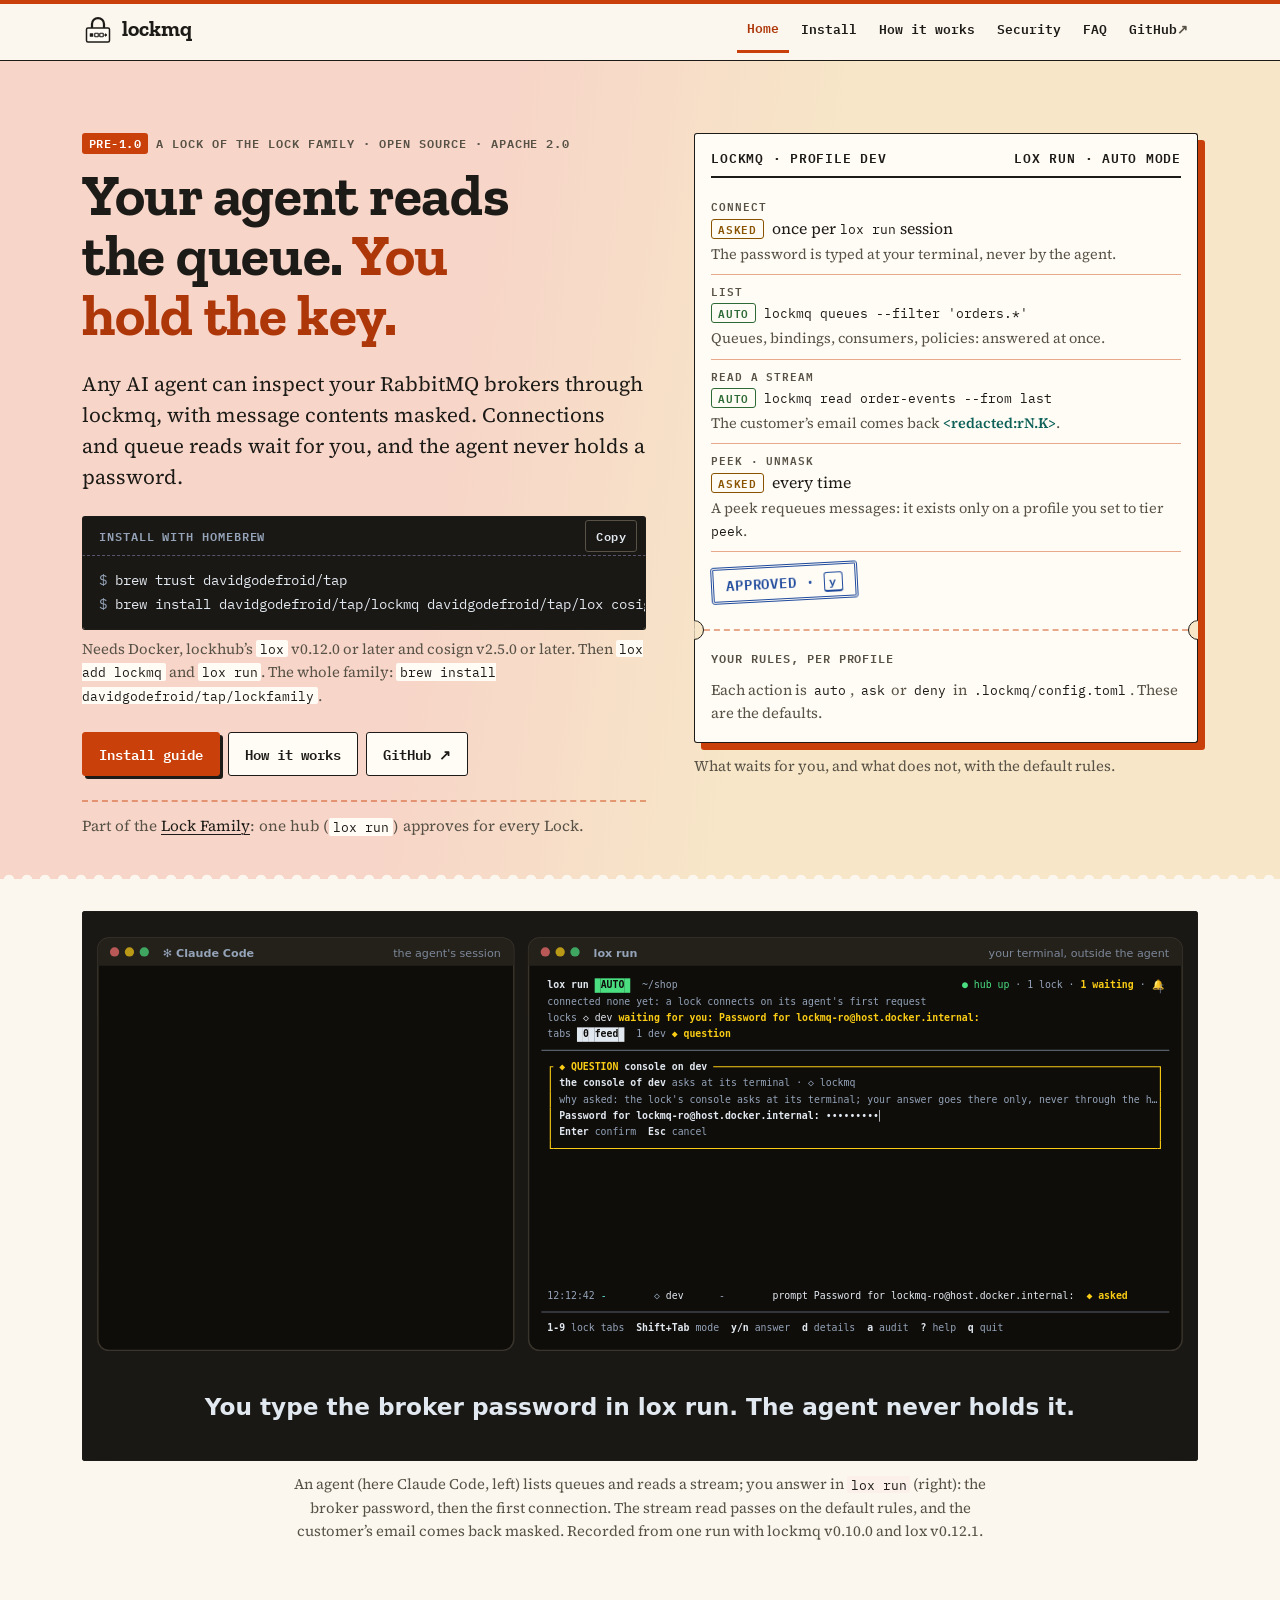
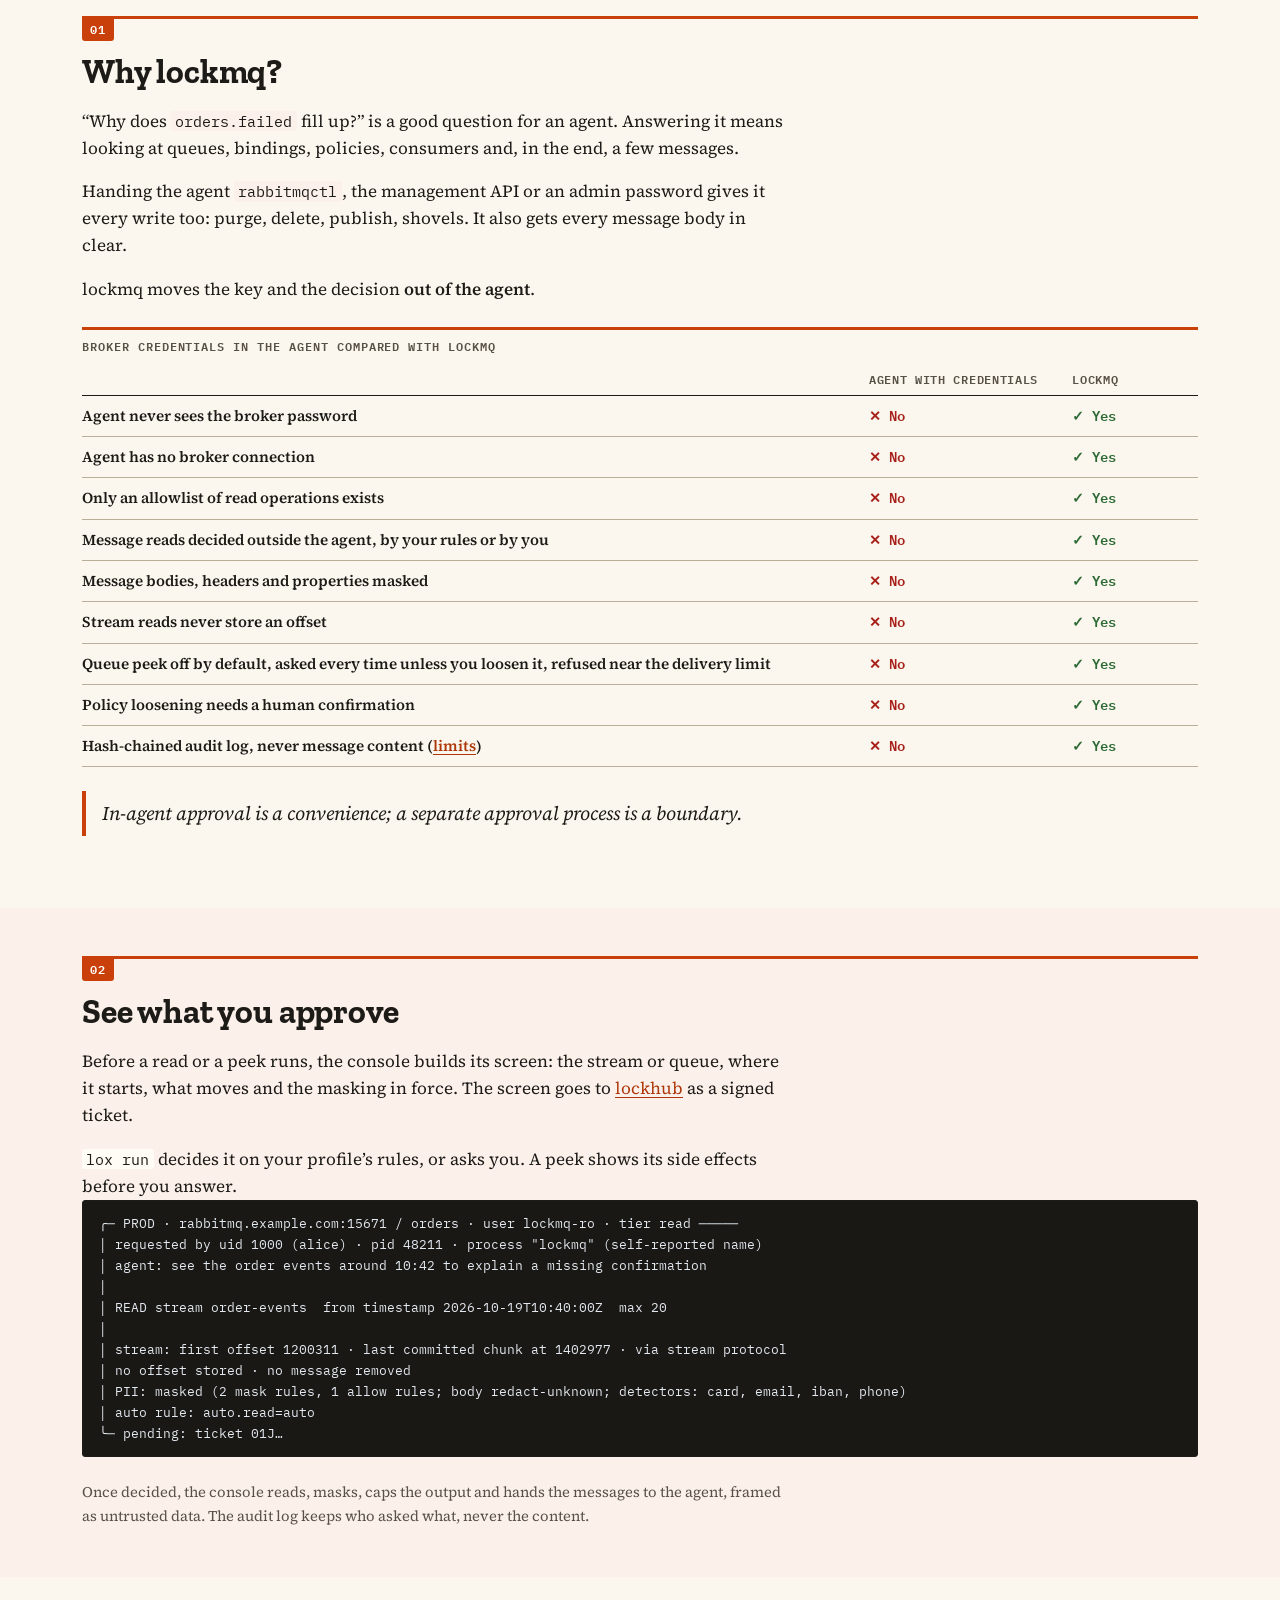
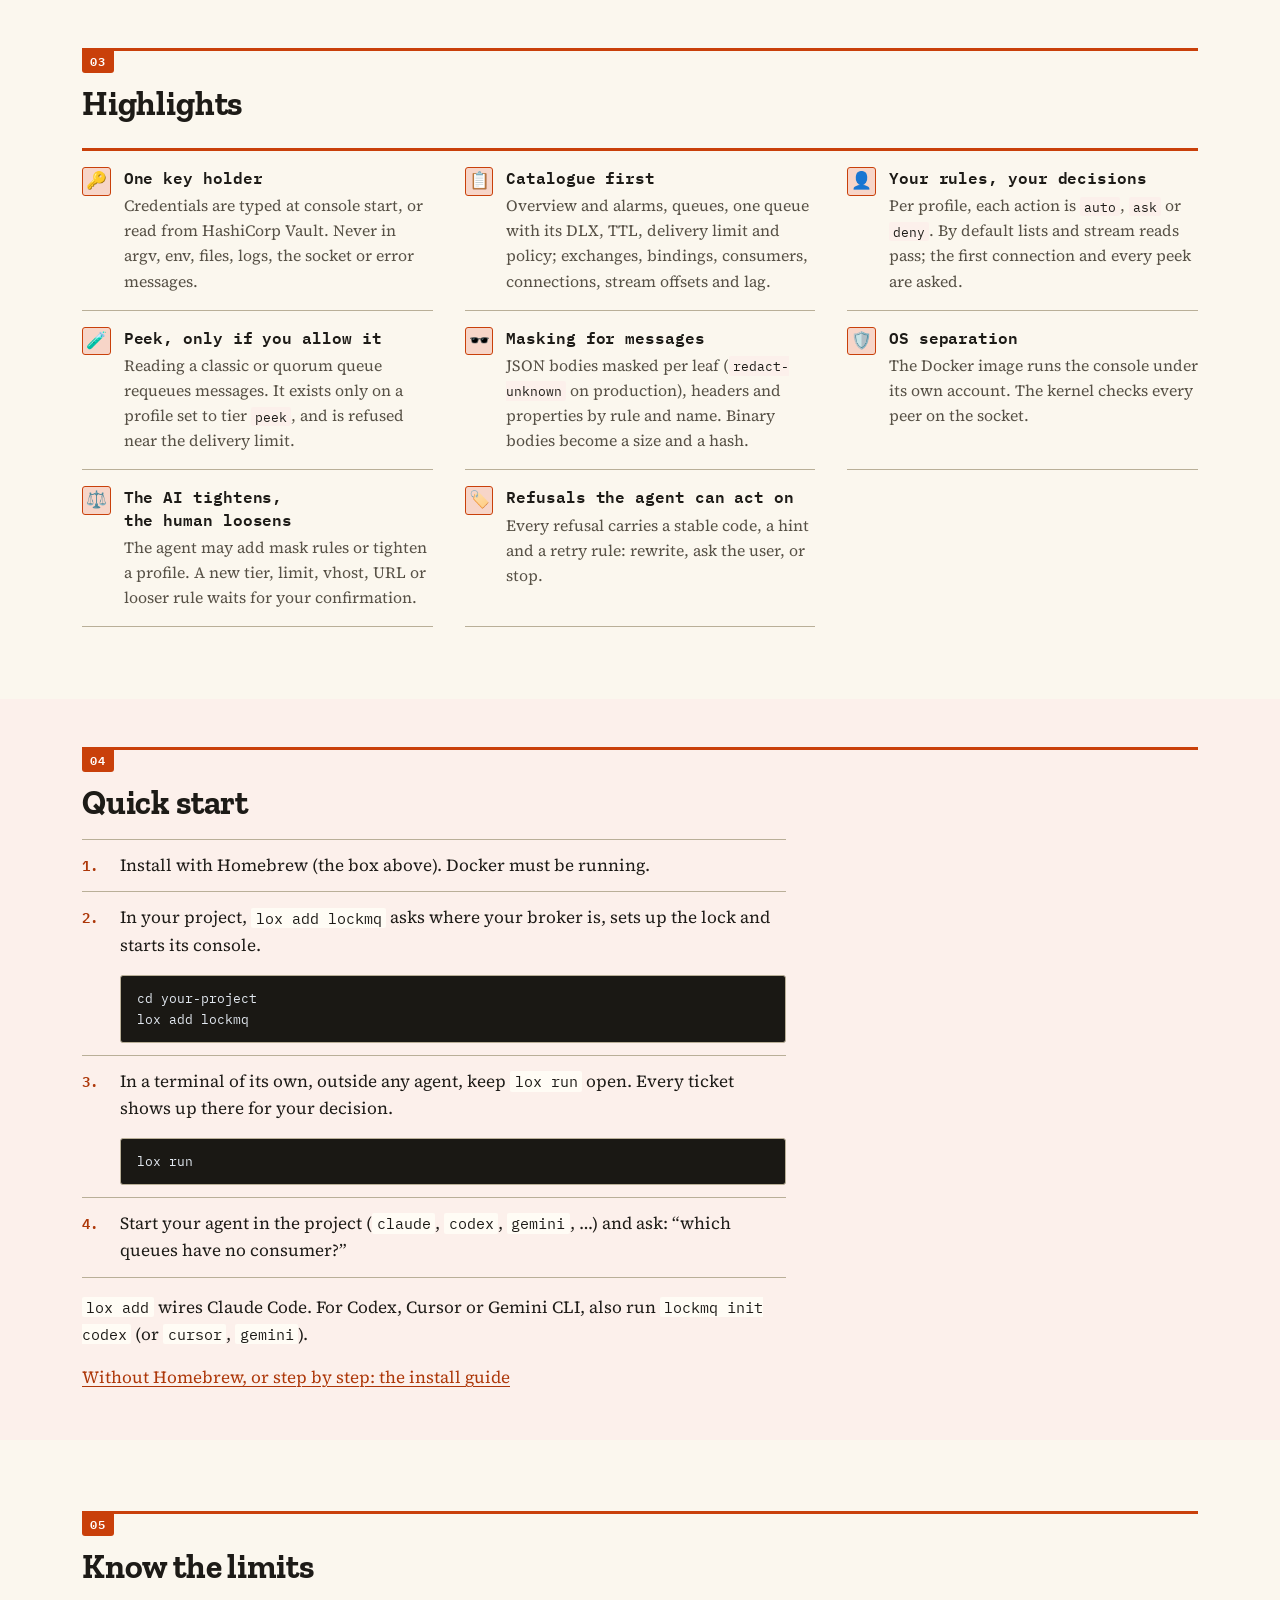
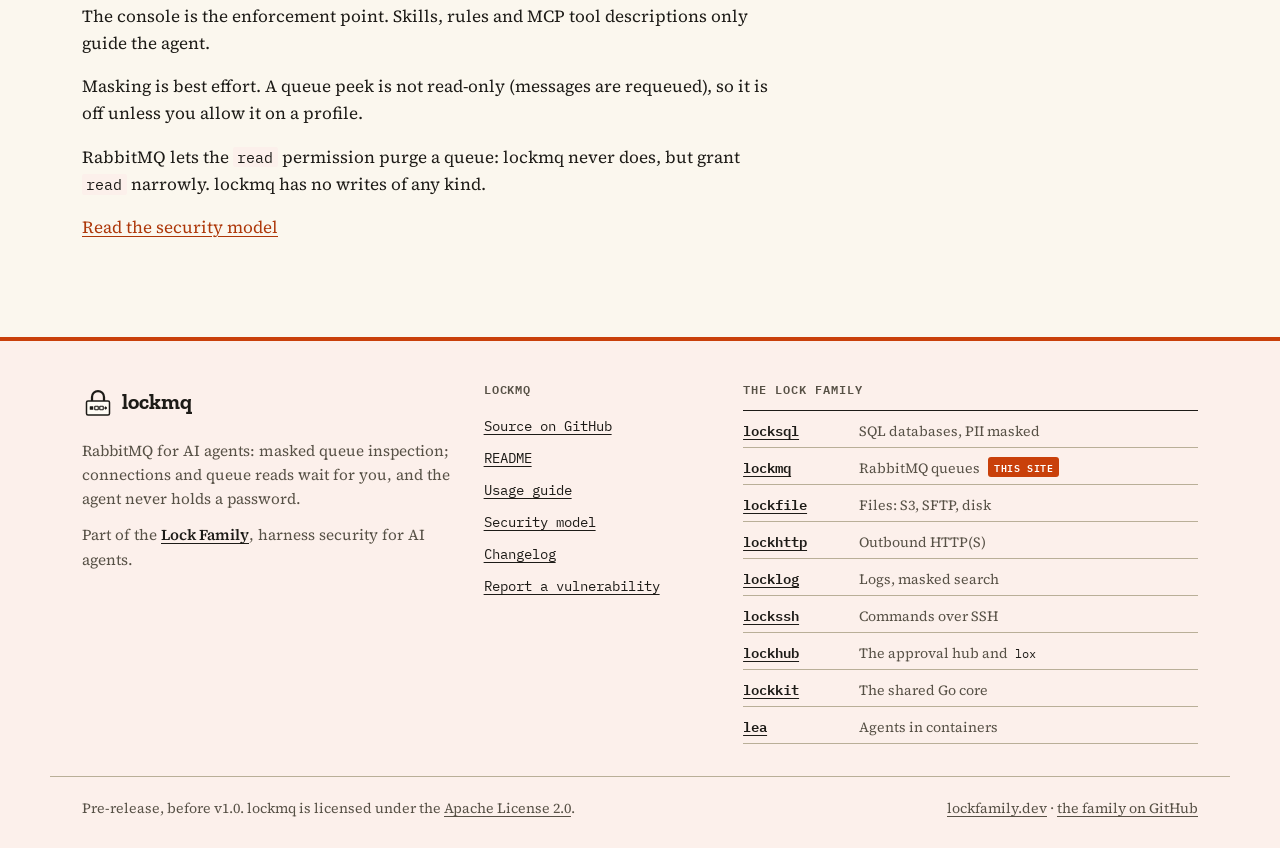
<file: site/index.html>
<!doctype html>
<html lang="en" data-accent="lockmq">
<head>
  <meta charset="utf-8">
  <meta name="viewport" content="width=device-width, initial-scale=1">
  <title>lockmq: your agent reads the queue, you hold the key</title>
  <meta name="description" content="lockmq lets any AI agent inspect RabbitMQ: message contents come back masked, connections and queue reads wait for your approval, and the agent never holds a password.">
  <meta name="color-scheme" content="light dark">
  <meta name="theme-color" content="#fbf7ee" media="(prefers-color-scheme: light)">
  <meta name="theme-color" content="#1f1d26" media="(prefers-color-scheme: dark)">
  <link rel="canonical" href="https://davidgodefroid.github.io/lockmq/">
  <meta property="og:type" content="website">
  <meta property="og:site_name" content="lockmq">
  <meta property="og:title" content="lockmq: your agent reads the queue, you hold the key">
  <meta property="og:description" content="lockmq lets any AI agent inspect RabbitMQ: message contents come back masked, connections and queue reads wait for your approval, and the agent never holds a password.">
  <meta property="og:url" content="https://davidgodefroid.github.io/lockmq/">
  <meta property="og:image" content="https://davidgodefroid.github.io/lockmq/assets/og.png">
  <meta property="og:image:type" content="image/png">
  <meta property="og:image:width" content="1200">
  <meta property="og:image:height" content="630">
  <meta property="og:image:alt" content="lockmq: your agent reads the queue, you hold the key.">
  <meta property="og:locale" content="en_US">
  <meta name="twitter:card" content="summary_large_image">
  <meta name="twitter:title" content="lockmq: your agent reads the queue, you hold the key">
  <meta name="twitter:description" content="lockmq lets any AI agent inspect RabbitMQ: message contents come back masked, connections and queue reads wait for your approval, and the agent never holds a password.">
  <meta name="twitter:image" content="https://davidgodefroid.github.io/lockmq/assets/og.png">
  <meta name="twitter:image:alt" content="lockmq: your agent reads the queue, you hold the key.">
  <link rel="icon" href="assets/logo.svg" type="image/svg+xml">
  <link rel="apple-touch-icon" href="assets/apple-touch-icon.png">
  <link rel="preload" href="assets/fonts/zilla-slab-700.woff2" as="font" type="font/woff2" crossorigin>
  <link rel="preload" href="assets/fonts/source-serif-4-400.woff2" as="font" type="font/woff2" crossorigin>
  <link rel="stylesheet" href="assets/tokens.css">
  <link rel="stylesheet" href="assets/lock-site.css">
  <script src="assets/anchors.js" defer></script>
  <script src="assets/copy.js" defer></script>
</head>
<body>
  <a class="skip-link" href="#main">Skip to content</a>
  <header class="site-header">
    <div class="wrap">
      <a class="brand" href="./"><img src="assets/logo.svg" alt="" width="32" height="32"><span class="wordmark">lockmq</span></a>
      <nav class="site-nav" aria-label="Main">
        <ul>
          <li><a href="./" aria-current="page">Home</a></li>
          <li><a href="install/">Install</a></li>
          <li><a href="how-it-works/">How it works</a></li>
          <li><a href="security/">Security</a></li>
          <li><a href="faq/">FAQ</a></li>
          <li><a href="https://github.com/DavidGodefroid/lockmq">GitHub</a></li>
        </ul>
      </nav>
    </div>
  </header>
  <main id="main" tabindex="-1">
    <div class="wrap">

<section class="hero" aria-labelledby="hero-title">
  <div class="hero-text">
    <p class="eyebrow"><span class="badge">pre-1.0</span>A Lock of the Lock&nbsp;Family · open&nbsp;source · Apache&nbsp;2.0</p>
    <h1 id="hero-title">Your agent reads the queue. <span class="key">You hold the key.</span></h1>
    <p class="lead">Any AI agent can inspect your RabbitMQ brokers through lockmq, with message contents masked. Connections and queue reads wait for you, and the agent never holds a password.</p>
    <div class="install">
      <div class="install-head"><span>Install with Homebrew</span></div>
      <pre tabindex="0" aria-label="Install commands"><code><span class="cmd">brew trust davidgodefroid/tap</span>
<span class="cmd">brew install davidgodefroid/tap/lockmq davidgodefroid/tap/lox cosign</span></code></pre>
      <p class="install-note">Needs Docker, lockhub’s <code>lox</code> v0.12.0 or later and cosign v2.5.0 or later. Then <code>lox add lockmq</code> and <code>lox run</code>. The whole family: <code>brew install davidgodefroid/tap/lockfamily</code>.</p>
    </div>
    <div class="actions">
      <a class="button primary" href="install/">Install guide</a>
      <a class="button" href="how-it-works/">How it works</a>
      <a class="button" href="https://github.com/DavidGodefroid/lockmq">GitHub</a>
    </div>
    <p class="hub-line">Part of the <a href="https://lockfamily.dev">Lock Family</a>: one hub (<code>lox run</code>) approves for every Lock.</p>
  </div>
  <figure class="hero-aside ticket" aria-labelledby="ticket-caption">
    <div class="ticket-face">
      <p class="ticket-head"><span>lockmq · profile dev</span><span>lox run · auto mode</span></p>
      <dl class="ticket-fields">
        <div class="wide"><dt>Connect</dt><dd><span class="status asked">asked</span>once per <code>lox run</code> session<span class="note">The password is typed at your terminal, never by the agent.</span></dd></div>
        <div class="wide"><dt>List</dt><dd><span class="status auto">auto</span><code>lockmq queues --filter 'orders.*'</code><span class="note">Queues, bindings, consumers, policies: answered at once.</span></dd></div>
        <div class="wide"><dt>Read a stream</dt><dd><span class="status auto">auto</span><code>lockmq read order-events --from last</code><span class="note">The customer’s email comes back <span class="masked">&lt;redacted:rN.K&gt;</span>.</span></dd></div>
        <div class="wide"><dt>Peek · unmask</dt><dd><span class="status asked">asked</span>every time<span class="note">A peek requeues messages: it exists only on a profile you set to tier <code>peek</code>.</span></dd></div>
      </dl>
      <p class="stamp">Approved · <kbd>y</kbd></p>
    </div>
    <div class="ticket-stub">
      <p><span class="label">Your rules, per profile</span></p>
      <p>Each action is <code>auto</code>, <code>ask</code> or <code>deny</code> in <code>.lockmq/config.toml</code>. These are the defaults.</p>
    </div>
    <figcaption id="ticket-caption">What waits for you, and what does not, with the default rules.</figcaption>
  </figure>
</section>

<section class="demo-section" aria-labelledby="demo">
  <h2 id="demo" class="visually-hidden">See it run</h2>
  <figure class="demo">
    <div class="demo-frame" role="region" aria-label="Animated demo" tabindex="0">
      <img src="assets/demo.svg" alt="Four steps. 1: in lox run, in a terminal of their own, the human types the broker password that the lock's console asks for. 2: an agent (here Claude Code) makes its first requests to the broker, lockmq_queues among them; lox run shows the question &quot;connect on dev/dev&quot; and the human presses y. 3: the agent gets the three queues of the vhost orders, then calls lockmq_read on the stream order-events; lox run approves it by a rule and lists it in its feed as auto:action. 4: the agent gets the messages back with the customer's email replaced by a reference." width="1200" height="590" aria-describedby="demo-caption">
    </div>
    <p class="demo-hint">Swipe sideways to see both terminals.</p>
    <figcaption id="demo-caption">An agent (here Claude Code, left) lists queues and reads a stream; you answer in <code>lox run</code> (right): the broker password, then the first connection. The stream read passes on the default rules, and the customer’s email comes back masked. Recorded from one run with lockmq v0.10.0 and lox v0.12.1.</figcaption>
  </figure>
</section>

<section aria-labelledby="why">
  <h2 id="why">Why lockmq?</h2>
  <div class="prose">
    <p>“Why does <code>orders.failed</code> fill up?” is a good question for an agent. Answering it means looking at queues, bindings, policies, consumers and, in the end, a few messages.</p>
    <p>Handing the agent <code>rabbitmqctl</code>, the management API or an admin password gives it every write too: purge, delete, publish, shovels. It also gets every message body in clear.</p>
    <p>lockmq moves the key and the decision <strong>out of the agent</strong>.</p>
  </div>
<div class="table-wrap" role="region" aria-label="Broker credentials in the agent compared with lockmq" tabindex="0">
<table class="compare">
<caption>Broker credentials in the agent compared with lockmq</caption>
<thead><tr><th scope="col"><span class="visually-hidden">Property</span></th><th scope="col">Agent with credentials</th><th scope="col">lockmq</th></tr></thead>
<tbody>
<tr><th scope="row">Agent never sees the broker password</th><td class="no">No</td><td class="yes">Yes</td></tr>
<tr><th scope="row">Agent has no broker connection</th><td class="no">No</td><td class="yes">Yes</td></tr>
<tr><th scope="row">Only an allowlist of read operations exists</th><td class="no">No</td><td class="yes">Yes</td></tr>
<tr><th scope="row">Message reads decided outside the agent, by your rules or by you</th><td class="no">No</td><td class="yes">Yes</td></tr>
<tr><th scope="row">Message bodies, headers and properties masked</th><td class="no">No</td><td class="yes">Yes</td></tr>
<tr><th scope="row">Stream reads never store an offset</th><td class="no">No</td><td class="yes">Yes</td></tr>
<tr><th scope="row">Queue peek off by default, asked every time unless you loosen it, refused near the delivery limit</th><td class="no">No</td><td class="yes">Yes</td></tr>
<tr><th scope="row">Policy loosening needs a human confirmation</th><td class="no">No</td><td class="yes">Yes</td></tr>
<tr><th scope="row">Hash-chained audit log, never message content (<a href="https://github.com/DavidGodefroid/lockmq/blob/main/docs/security-model.md#limits">limits</a>)</th><td class="no">No</td><td class="yes">Yes</td></tr>
</tbody>
</table>
</div>
  <blockquote><p>In-agent approval is a convenience; a separate approval process is a boundary.</p></blockquote>
</section>

<section aria-labelledby="approve">
  <h2 id="approve">See what you approve</h2>
  <div class="prose">
    <p>Before a read or a peek runs, the console builds its screen: the stream or queue, where it starts, what moves and the masking in force. The screen goes to <a href="https://github.com/DavidGodefroid/lockhub">lockhub</a> as a signed ticket.</p>
    <p><code>lox run</code> decides it on your profile’s rules, or asks you. A peek shows its side effects before you answer.</p>
  </div>
  <figure>
    <pre tabindex="0" class="term" aria-label="The approval screen of a stream read"><code>╭─ PROD · rabbitmq.example.com:15671 / orders · user lockmq-ro · tier read ─────
│ requested by uid 1000 (alice) · pid 48211 · process "lockmq" (self-reported name)
│ agent: see the order events around 10:42 to explain a missing confirmation
│
│ READ stream order-events  from timestamp 2026-10-19T10:40:00Z  max 20
│
│ stream: first offset 1200311 · last committed chunk at 1402977 · via stream protocol
│ no offset stored · no message removed
│ PII: masked (2 mask rules, 1 allow rules; body redact-unknown; detectors: card, email, iban, phone)
│ auto rule: auto.read=auto
╰─ pending: ticket 01J…</code></pre>
    <figcaption>Once decided, the console reads, masks, caps the output and hands the messages to the agent, framed as untrusted data. The audit log keeps who asked what, never the content.</figcaption>
  </figure>
</section>

<section aria-labelledby="highlights">
  <h2 id="highlights">Highlights</h2>
  <ul class="cards">
    <li><span class="icon" aria-hidden="true">🔑</span><h3>One key holder</h3><p>Credentials are typed at console start, or read from HashiCorp Vault. Never in argv, env, files, logs, the socket or error messages.</p></li>
    <li><span class="icon" aria-hidden="true">📋</span><h3>Catalogue first</h3><p>Overview and alarms, queues, one queue with its DLX, TTL, delivery limit and policy; exchanges, bindings, consumers, connections, stream offsets and lag.</p></li>
    <li><span class="icon" aria-hidden="true">👤</span><h3>Your rules, your decisions</h3><p>Per profile, each action is <code>auto</code>, <code>ask</code> or <code>deny</code>. By default lists and stream reads pass; the first connection and every peek are asked.</p></li>
    <li><span class="icon" aria-hidden="true">🧪</span><h3>Peek, only if you allow it</h3><p>Reading a classic or quorum queue requeues messages. It exists only on a profile set to tier <code>peek</code>, and is refused near the delivery limit.</p></li>
    <li><span class="icon" aria-hidden="true">🕶️</span><h3>Masking for messages</h3><p>JSON bodies masked per leaf (<code>redact-unknown</code> on production), headers and properties by rule and name. Binary bodies become a size and a hash.</p></li>
    <li><span class="icon" aria-hidden="true">🛡️</span><h3>OS separation</h3><p>The Docker image runs the console under its own account. The kernel checks every peer on the socket.</p></li>
    <li><span class="icon" aria-hidden="true">⚖️</span><h3>The AI tightens, the human loosens</h3><p>The agent may add mask rules or tighten a profile. A new tier, limit, vhost, URL or looser rule waits for your confirmation.</p></li>
    <li><span class="icon" aria-hidden="true">🏷️</span><h3>Refusals the agent can act on</h3><p>Every refusal carries a stable code, a hint and a retry rule: rewrite, ask the user, or stop.</p></li>
  </ul>
</section>

<section aria-labelledby="quick-start">
  <h2 id="quick-start">Quick start</h2>
  <ol class="steps prose">
    <li><p>Install with Homebrew (the box above). Docker must be running.</p></li>
    <li><p>In your project, <code>lox add lockmq</code> asks where your broker is, sets up the lock and starts its console.</p>
      <pre tabindex="0"><code>cd your-project
lox add lockmq</code></pre></li>
    <li><p>In a terminal of its own, outside any agent, keep <code>lox run</code> open. Every ticket shows up there for your decision.</p>
      <pre tabindex="0"><code>lox run</code></pre></li>
    <li><p>Start your agent in the project (<code>claude</code>, <code>codex</code>, <code>gemini</code>, …) and ask: “which queues have no consumer?”</p></li>
  </ol>
  <div class="prose">
    <p><code>lox add</code> wires Claude Code. For Codex, Cursor or Gemini CLI, also run <code>lockmq init codex</code> (or <code>cursor</code>, <code>gemini</code>).</p>
    <p><a href="install/">Without Homebrew, or step by step: the install guide</a></p>
  </div>
</section>

<section aria-labelledby="limits">
  <h2 id="limits">Know the limits</h2>
  <div class="prose">
    <p>The console is the enforcement point. Skills, rules and MCP tool descriptions only guide the agent.</p>
    <p>Masking is best effort. A queue peek is not read-only (messages are requeued), so it is off unless you allow it on a profile.</p>
    <p>RabbitMQ lets the <code>read</code> permission purge a queue: lockmq never does, but grant <code>read</code> narrowly. lockmq has no writes of any kind.</p>
    <p><a href="security/">Read the security model</a></p>
  </div>
</section>

    </div>
  </main>
  <footer class="site-footer">
    <div class="wrap footer-grid">
      <div class="footer-about">
        <a class="brand" href="./"><img src="assets/logo.svg" alt="" width="32" height="32"><span class="wordmark">lockmq</span></a>
        <p>RabbitMQ for AI agents: masked queue inspection; connections and queue reads wait for you, and the agent never holds a password.</p>
        <p class="family-link">Part of the <a href="https://lockfamily.dev">Lock Family</a>, harness security for AI agents.</p>
      </div>
      <nav aria-labelledby="footer-lock">
        <h2 id="footer-lock">lockmq</h2>
        <ul>
          <li><a href="https://github.com/DavidGodefroid/lockmq">Source on GitHub</a></li>
          <li><a href="https://github.com/DavidGodefroid/lockmq/blob/main/README.md">README</a></li>
          <li><a href="https://github.com/DavidGodefroid/lockmq/blob/main/docs/usage.md">Usage guide</a></li>
          <li><a href="https://github.com/DavidGodefroid/lockmq/blob/main/docs/security-model.md">Security model</a></li>
          <li><a href="https://github.com/DavidGodefroid/lockmq/blob/main/CHANGELOG.md">Changelog</a></li>
          <li><a href="https://github.com/DavidGodefroid/lockmq/blob/main/SECURITY.md">Report a vulnerability</a></li>
        </ul>
      </nav>
      <nav class="family-strip" aria-labelledby="footer-family">
        <h2 id="footer-family">The Lock Family</h2>
        <ul>
          <li data-lock="locksql"><a href="https://github.com/DavidGodefroid/locksql">locksql</a><span>SQL databases, PII masked</span></li>
          <li data-lock="lockmq" aria-current="true"><a href="https://github.com/DavidGodefroid/lockmq">lockmq</a><span>RabbitMQ queues</span></li>
          <li data-lock="lockfile"><a href="https://github.com/DavidGodefroid/lockfile">lockfile</a><span>Files: S3, SFTP, disk</span></li>
          <li data-lock="lockhttp"><a href="https://github.com/DavidGodefroid/lockhttp">lockhttp</a><span>Outbound HTTP(S)</span></li>
          <li data-lock="locklog"><a href="https://github.com/DavidGodefroid/locklog">locklog</a><span>Logs, masked search</span></li>
          <li data-lock="lockssh"><a href="https://github.com/DavidGodefroid/lockssh">lockssh</a><span>Commands over SSH</span></li>
          <li data-lock="lockhub"><a href="https://github.com/DavidGodefroid/lockhub">lockhub</a><span>The approval hub and <code>lox</code></span></li>
          <li data-lock="lockkit"><a href="https://github.com/DavidGodefroid/lockkit">lockkit</a><span>The shared Go core</span></li>
          <li data-lock="lea"><a href="https://github.com/DavidGodefroid/lea">lea</a><span>Agents in containers</span></li>
        </ul>
      </nav>
    </div>
    <div class="wrap footer-bottom">
      <p>Pre-release, before v1.0. lockmq is licensed under the <a href="https://github.com/DavidGodefroid/lockmq/blob/main/LICENSE">Apache License 2.0</a>.</p>
      <p><a href="https://lockfamily.dev">lockfamily.dev</a> · <a href="https://github.com/DavidGodefroid/lockfamily">the family on GitHub</a></p>
    </div>
  </footer>
</body>
</html>
</file>
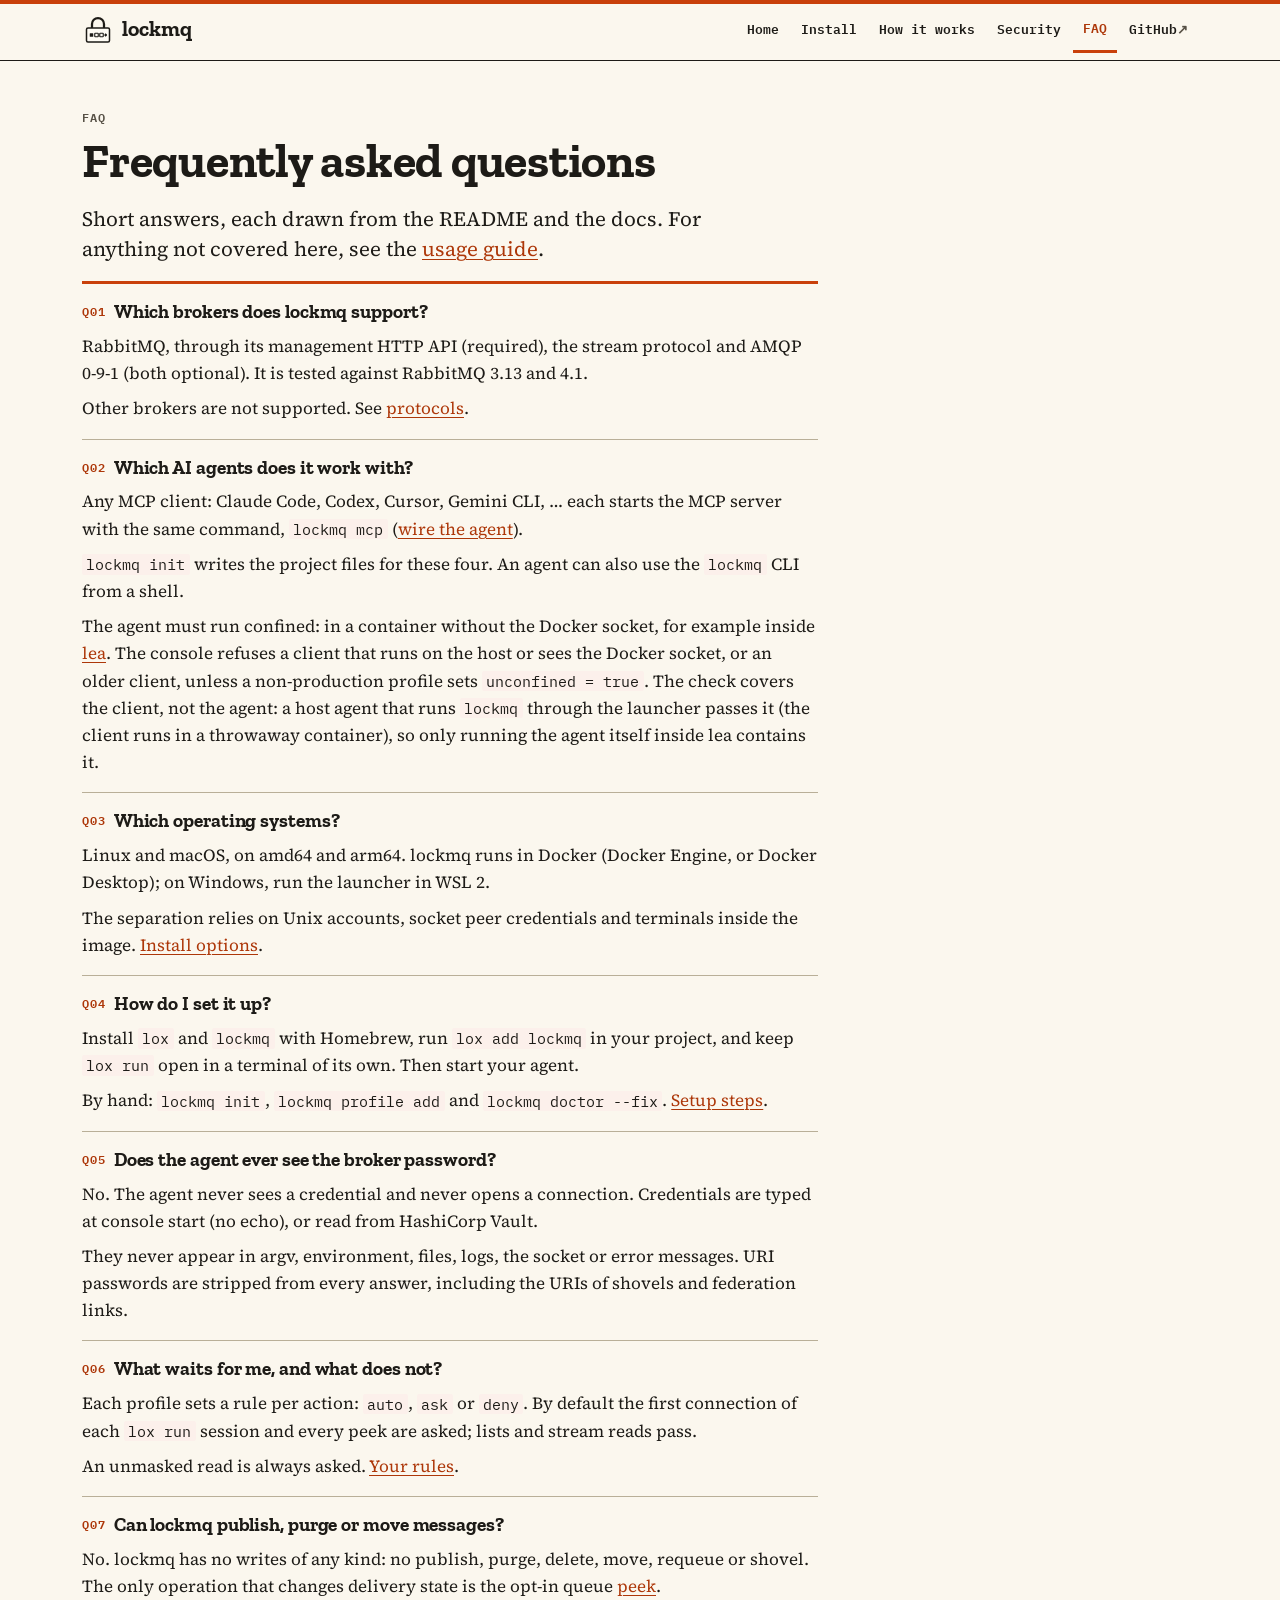
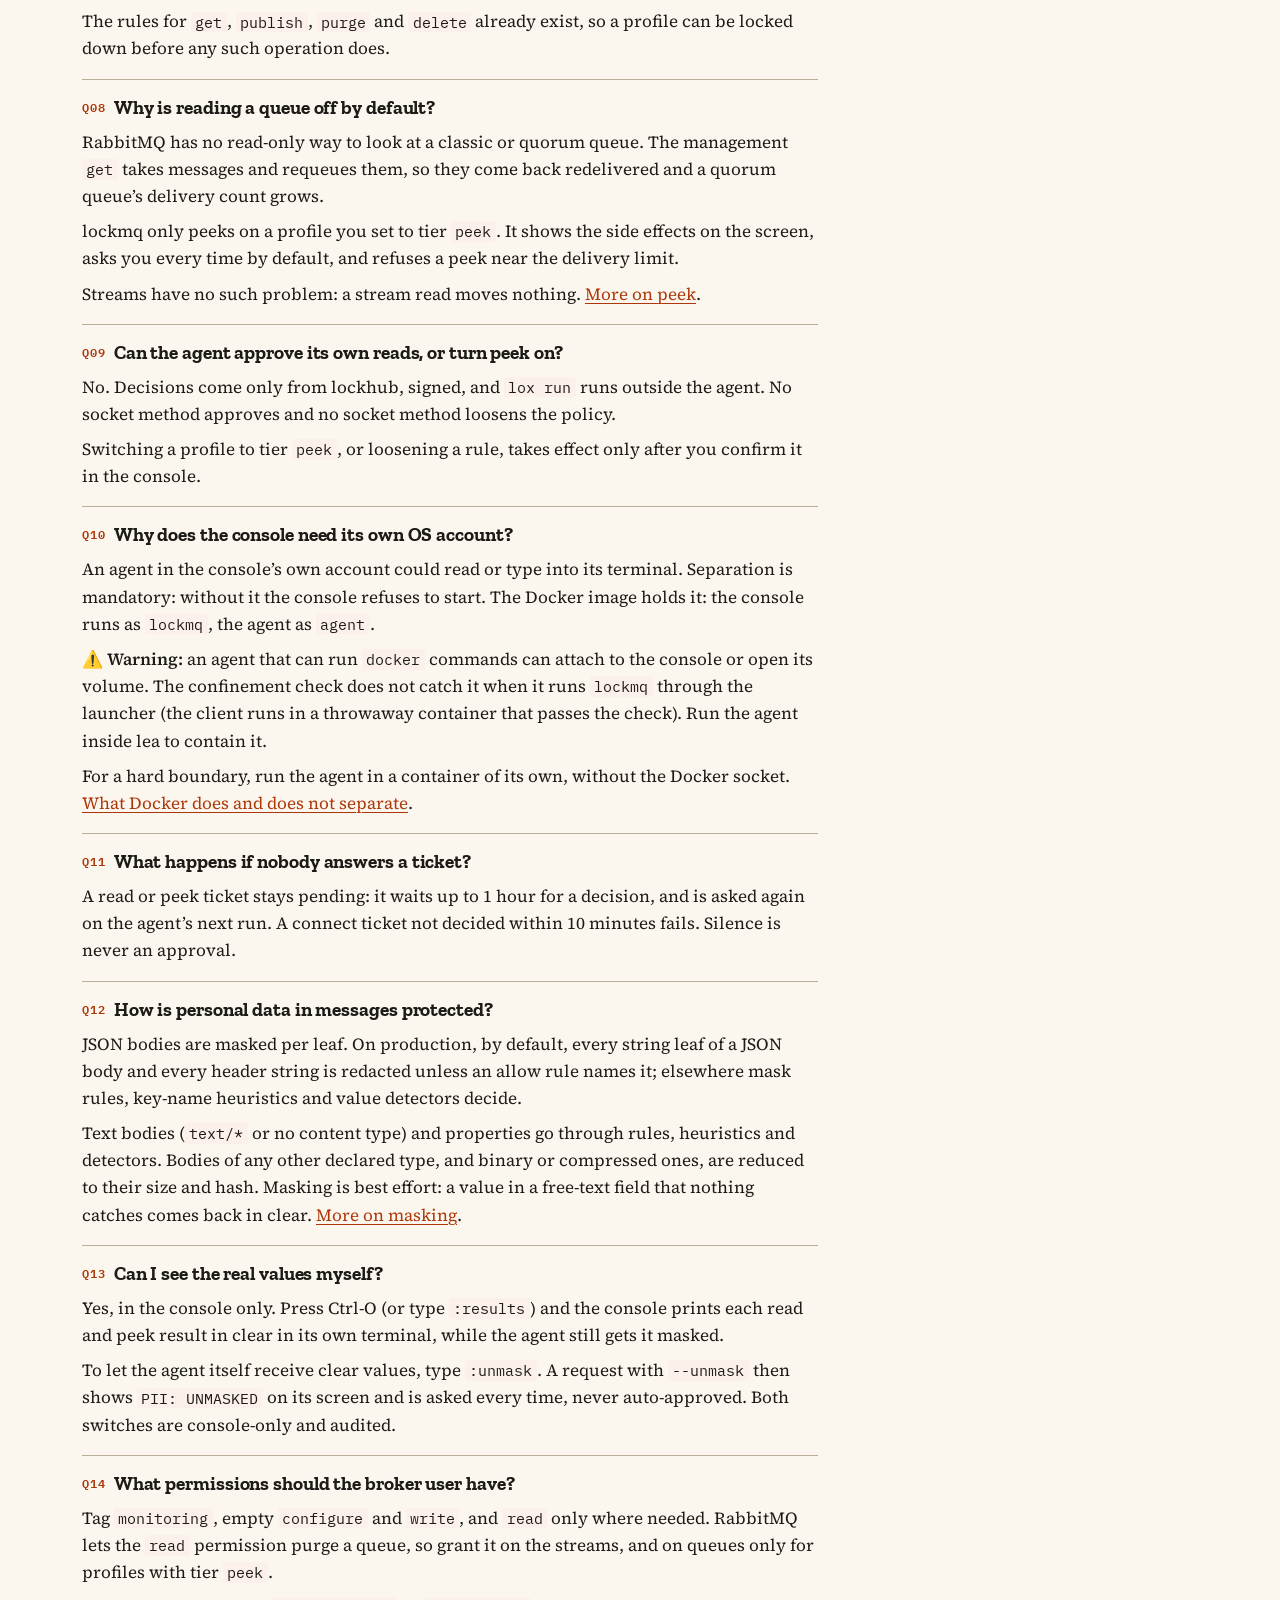
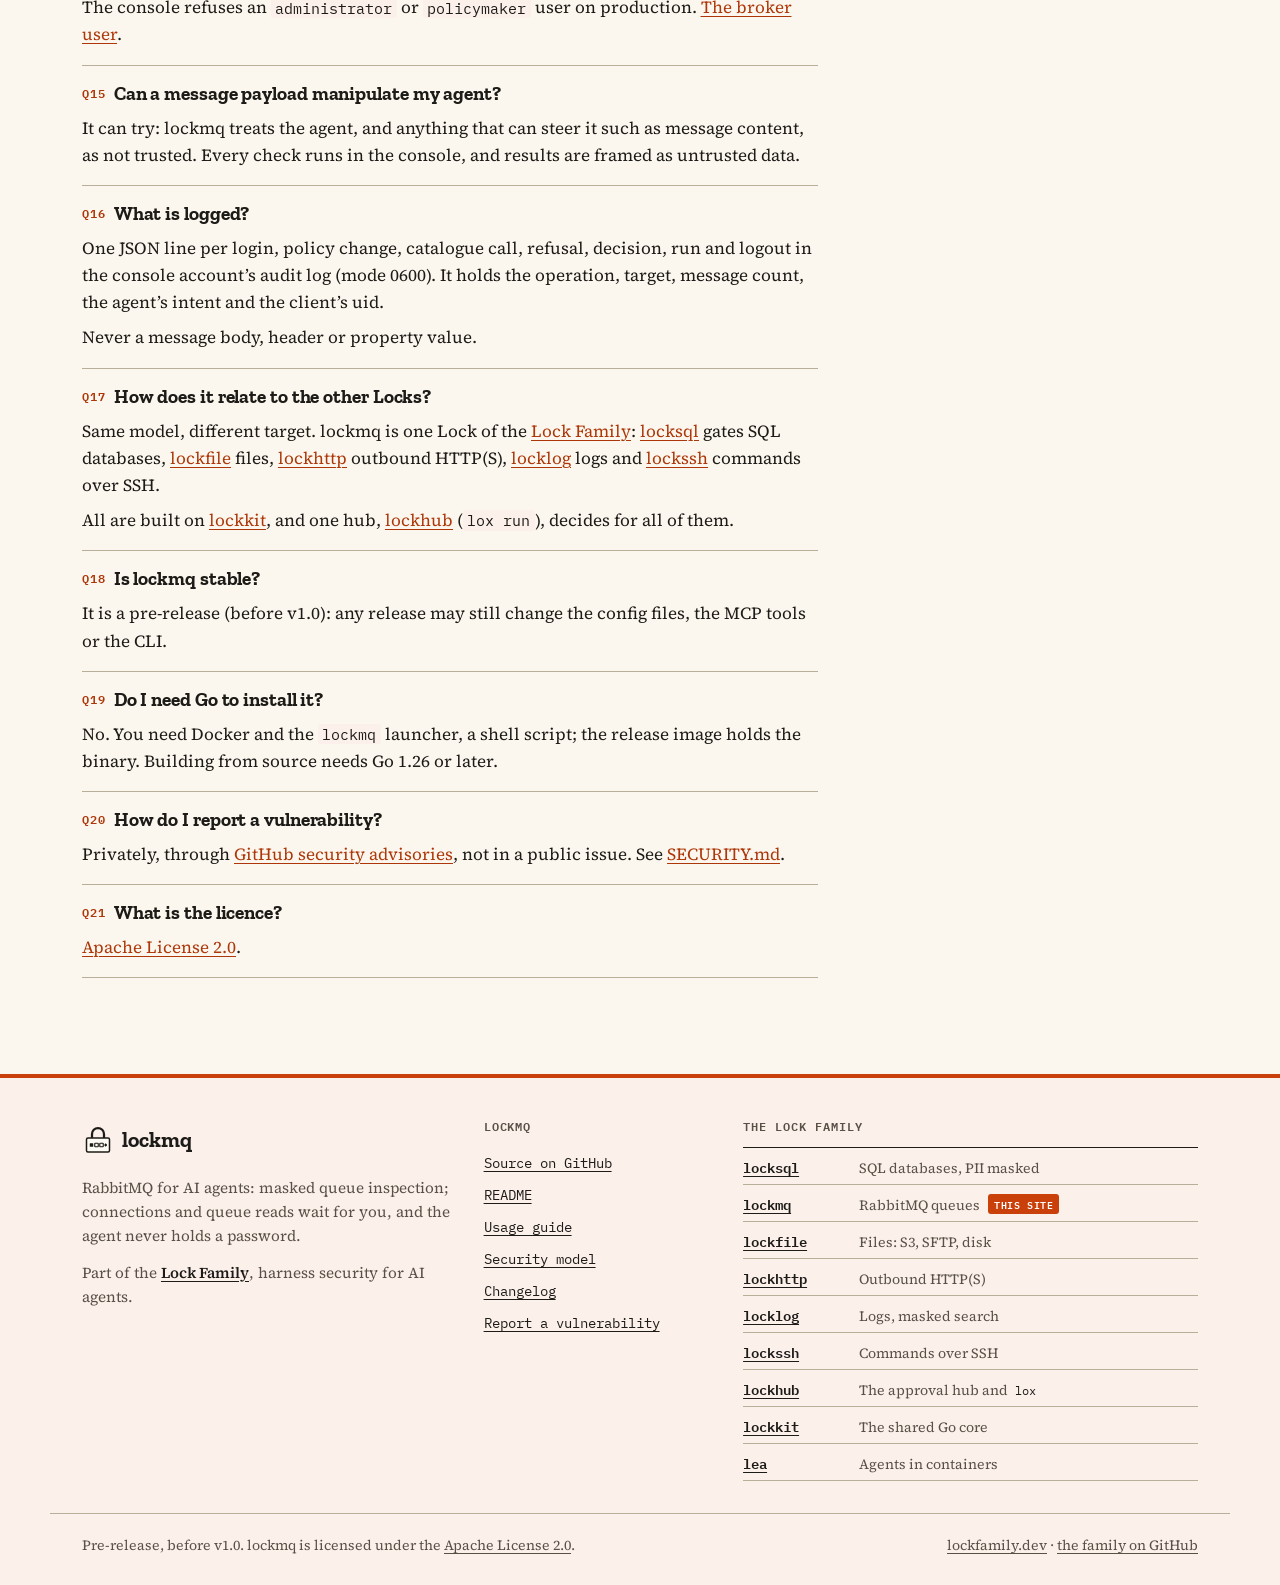
<file: site/faq/index.html>
<!doctype html>
<html lang="en" data-accent="lockmq">
<head>
  <meta charset="utf-8">
  <meta name="viewport" content="width=device-width, initial-scale=1">
  <title>lockmq FAQ</title>
  <meta name="description" content="Short answers about lockmq: brokers, agents, passwords, approval, queue peek, masking, the broker user, writes and the licence.">
  <meta name="color-scheme" content="light dark">
  <meta name="theme-color" content="#fbf7ee" media="(prefers-color-scheme: light)">
  <meta name="theme-color" content="#1f1d26" media="(prefers-color-scheme: dark)">
  <link rel="canonical" href="https://davidgodefroid.github.io/lockmq/faq/">
  <meta property="og:type" content="website">
  <meta property="og:site_name" content="lockmq">
  <meta property="og:title" content="lockmq FAQ">
  <meta property="og:description" content="Short answers about lockmq: brokers, agents, passwords, approval, queue peek, masking, the broker user, writes and the licence.">
  <meta property="og:url" content="https://davidgodefroid.github.io/lockmq/faq/">
  <meta property="og:image" content="https://davidgodefroid.github.io/lockmq/assets/og.png">
  <meta property="og:image:type" content="image/png">
  <meta property="og:image:width" content="1200">
  <meta property="og:image:height" content="630">
  <meta property="og:image:alt" content="lockmq: your agent reads the queue, you hold the key.">
  <meta property="og:locale" content="en_US">
  <meta name="twitter:card" content="summary_large_image">
  <meta name="twitter:title" content="lockmq FAQ">
  <meta name="twitter:description" content="Short answers about lockmq: brokers, agents, passwords, approval, queue peek, masking, the broker user, writes and the licence.">
  <meta name="twitter:image" content="https://davidgodefroid.github.io/lockmq/assets/og.png">
  <meta name="twitter:image:alt" content="lockmq: your agent reads the queue, you hold the key.">
  <link rel="icon" href="../assets/logo.svg" type="image/svg+xml">
  <link rel="apple-touch-icon" href="../assets/apple-touch-icon.png">
  <link rel="preload" href="../assets/fonts/zilla-slab-700.woff2" as="font" type="font/woff2" crossorigin>
  <link rel="preload" href="../assets/fonts/source-serif-4-400.woff2" as="font" type="font/woff2" crossorigin>
  <link rel="stylesheet" href="../assets/tokens.css">
  <link rel="stylesheet" href="../assets/lock-site.css">
  <script src="../assets/anchors.js" defer></script>
  <script src="../assets/copy.js" defer></script>
</head>
<body>
  <a class="skip-link" href="#main">Skip to content</a>
  <header class="site-header">
    <div class="wrap">
      <a class="brand" href="../"><img src="../assets/logo.svg" alt="" width="32" height="32"><span class="wordmark">lockmq</span></a>
      <nav class="site-nav" aria-label="Main">
        <ul>
          <li><a href="../">Home</a></li>
          <li><a href="../install/">Install</a></li>
          <li><a href="../how-it-works/">How it works</a></li>
          <li><a href="../security/">Security</a></li>
          <li><a href="../faq/" aria-current="page">FAQ</a></li>
          <li><a href="https://github.com/DavidGodefroid/lockmq">GitHub</a></li>
        </ul>
      </nav>
    </div>
  </header>
  <main id="main" tabindex="-1">
    <div class="wrap">

<p class="eyebrow">FAQ</p>
<h1>Frequently asked questions</h1>
<p class="lead prose">Short answers, each drawn from the README and the docs. For anything not covered here, see the <a href="https://github.com/DavidGodefroid/lockmq/blob/main/docs/usage.md">usage guide</a>.</p>
<div class="faq prose">
<section aria-labelledby="brokers">
  <h2 id="brokers">Which brokers does lockmq support?</h2>
  <p>RabbitMQ, through its management HTTP API (required), the stream protocol and AMQP 0-9-1 (both optional). It is tested against RabbitMQ 3.13 and 4.1.</p>
  <p>Other brokers are not supported. See <a href="../how-it-works/#protocols">protocols</a>.</p>
</section>
<section aria-labelledby="agents">
  <h2 id="agents">Which AI agents does it work with?</h2>
  <p>Any MCP client: Claude Code, Codex, Cursor, Gemini CLI, … each starts the MCP server with the same command, <code>lockmq mcp</code> (<a href="../install/#wire">wire the agent</a>).</p>
  <p><code>lockmq init</code> writes the project files for these four. An agent can also use the <code>lockmq</code> CLI from a shell.</p>
  <p>The agent must run confined: in a container without the Docker socket, for example inside <a href="https://github.com/DavidGodefroid/lea">lea</a>. The console refuses a client that runs on the host or sees the Docker socket, or an older client, unless a non-production profile sets <code>unconfined = true</code>. The check covers the client, not the agent: a host agent that runs <code>lockmq</code> through the launcher passes it (the client runs in a throwaway container), so only running the agent itself inside lea contains it.</p>
</section>
<section aria-labelledby="os">
  <h2 id="os">Which operating systems?</h2>
  <p>Linux and macOS, on amd64 and arm64. lockmq runs in Docker (Docker Engine, or Docker Desktop); on Windows, run the launcher in WSL 2.</p>
  <p>The separation relies on Unix accounts, socket peer credentials and terminals inside the image. <a href="../install/">Install options</a>.</p>
</section>
<section aria-labelledby="setup">
  <h2 id="setup">How do I set it up?</h2>
  <p>Install <code>lox</code> and <code>lockmq</code> with Homebrew, run <code>lox add lockmq</code> in your project, and keep <code>lox run</code> open in a terminal of its own. Then start your agent.</p>
  <p>By hand: <code>lockmq init</code>, <code>lockmq profile add</code> and <code>lockmq doctor --fix</code>. <a href="../install/">Setup steps</a>.</p>
</section>
<section aria-labelledby="password">
  <h2 id="password">Does the agent ever see the broker password?</h2>
  <p>No. The agent never sees a credential and never opens a connection. Credentials are typed at console start (no echo), or read from HashiCorp Vault.</p>
  <p>They never appear in argv, environment, files, logs, the socket or error messages. URI passwords are stripped from every answer, including the URIs of shovels and federation links.</p>
</section>
<section aria-labelledby="approve">
  <h2 id="approve">What waits for me, and what does not?</h2>
  <p>Each profile sets a rule per action: <code>auto</code>, <code>ask</code> or <code>deny</code>. By default the first connection of each <code>lox run</code> session and every peek are asked; lists and stream reads pass.</p>
  <p>An unmasked read is always asked. <a href="../how-it-works/#rules">Your rules</a>.</p>
</section>
<section aria-labelledby="writes">
  <h2 id="writes">Can lockmq publish, purge or move messages?</h2>
  <p>No. lockmq has no writes of any kind: no publish, purge, delete, move, requeue or shovel. The only operation that changes delivery state is the opt-in queue <a href="#peek">peek</a>.</p>
  <p>The rules for <code>get</code>, <code>publish</code>, <code>purge</code> and <code>delete</code> already exist, so a profile can be locked down before any such operation does.</p>
</section>
<section aria-labelledby="peek">
  <h2 id="peek">Why is reading a queue off by default?</h2>
  <p>RabbitMQ has no read-only way to look at a classic or quorum queue. The management <code>get</code> takes messages and requeues them, so they come back redelivered and a quorum queue’s delivery count grows.</p>
  <p>lockmq only peeks on a profile you set to tier <code>peek</code>. It shows the side effects on the screen, asks you every time by default, and refuses a peek near the delivery limit.</p>
  <p>Streams have no such problem: a stream read moves nothing. <a href="../how-it-works/#peek">More on peek</a>.</p>
</section>
<section aria-labelledby="self-approve">
  <h2 id="self-approve">Can the agent approve its own reads, or turn peek on?</h2>
  <p>No. Decisions come only from lockhub, signed, and <code>lox run</code> runs outside the agent. No socket method approves and no socket method loosens the policy.</p>
  <p>Switching a profile to tier <code>peek</code>, or loosening a rule, takes effect only after you confirm it in the console.</p>
</section>
<section aria-labelledby="own-account">
  <h2 id="own-account">Why does the console need its own OS account?</h2>
  <p>An agent in the console’s own account could read or type into its terminal. Separation is mandatory: without it the console refuses to start. The Docker image holds it: the console runs as <code>lockmq</code>, the agent as <code>agent</code>.</p>
  <p><strong>⚠️ Warning:</strong> an agent that can run <code>docker</code> commands can attach to the console or open its volume. The confinement check does not catch it when it runs <code>lockmq</code> through the launcher (the client runs in a throwaway container that passes the check). Run the agent inside lea to contain it.</p>
  <p>For a hard boundary, run the agent in a container of its own, without the Docker socket. <a href="https://github.com/DavidGodefroid/lockmq/blob/main/docs/docker.md#what-docker-does-and-does-not-separate">What Docker does and does not separate</a>.</p>
</section>
<section aria-labelledby="timeout">
  <h2 id="timeout">What happens if nobody answers a ticket?</h2>
  <p>A read or peek ticket stays pending: it waits up to 1 hour for a decision, and is asked again on the agent’s next run. A connect ticket not decided within 10 minutes fails. Silence is never an approval.</p>
</section>
<section aria-labelledby="pii">
  <h2 id="pii">How is personal data in messages protected?</h2>
  <p>JSON bodies are masked per leaf. On production, by default, every string leaf of a JSON body and every header string is redacted unless an allow rule names it; elsewhere mask rules, key-name heuristics and value detectors decide.</p>
  <p>Text bodies (<code>text/*</code> or no content type) and properties go through rules, heuristics and detectors. Bodies of any other declared type, and binary or compressed ones, are reduced to their size and hash. Masking is best effort: a value in a free-text field that nothing catches comes back in clear. <a href="../how-it-works/#masking">More on masking</a>.</p>
</section>
<section aria-labelledby="see-values">
  <h2 id="see-values">Can I see the real values myself?</h2>
  <p>Yes, in the console only. Press Ctrl-O (or type <code>:results</code>) and the console prints each read and peek result in clear in its own terminal, while the agent still gets it masked.</p>
  <p>To let the agent itself receive clear values, type <code>:unmask</code>. A request with <code>--unmask</code> then shows <code>PII: UNMASKED</code> on its screen and is asked every time, never auto-approved. Both switches are console-only and audited.</p>
</section>
<section aria-labelledby="purge">
  <h2 id="purge">What permissions should the broker user have?</h2>
  <p>Tag <code>monitoring</code>, empty <code>configure</code> and <code>write</code>, and <code>read</code> only where needed. RabbitMQ lets the <code>read</code> permission purge a queue, so grant it on the streams, and on queues only for profiles with tier <code>peek</code>.</p>
  <p>The console refuses an <code>administrator</code> or <code>policymaker</code> user on production. <a href="../security/#broker-user">The broker user</a>.</p>
</section>
<section aria-labelledby="injection">
  <h2 id="injection">Can a message payload manipulate my agent?</h2>
  <p>It can try: lockmq treats the agent, and anything that can steer it such as message content, as not trusted. Every check runs in the console, and results are framed as untrusted data.</p>
</section>
<section aria-labelledby="audit">
  <h2 id="audit">What is logged?</h2>
  <p>One JSON line per login, policy change, catalogue call, refusal, decision, run and logout in the console account’s audit log (mode 0600). It holds the operation, target, message count, the agent’s intent and the client’s uid.</p>
  <p>Never a message body, header or property value.</p>
</section>
<section aria-labelledby="family">
  <h2 id="family">How does it relate to the other Locks?</h2>
  <p>Same model, different target. lockmq is one Lock of the <a href="https://lockfamily.dev">Lock Family</a>: <a href="https://github.com/DavidGodefroid/locksql">locksql</a> gates SQL databases, <a href="https://github.com/DavidGodefroid/lockfile">lockfile</a> files, <a href="https://github.com/DavidGodefroid/lockhttp">lockhttp</a> outbound HTTP(S), <a href="https://github.com/DavidGodefroid/locklog">locklog</a> logs and <a href="https://github.com/DavidGodefroid/lockssh">lockssh</a> commands over SSH.</p>
  <p>All are built on <a href="https://github.com/DavidGodefroid/lockkit">lockkit</a>, and one hub, <a href="https://github.com/DavidGodefroid/lockhub">lockhub</a> (<code>lox run</code>), decides for all of them.</p>
</section>
<section aria-labelledby="stable">
  <h2 id="stable">Is lockmq stable?</h2>
  <p>It is a pre-release (before v1.0): any release may still change the config files, the MCP tools or the CLI.</p>
</section>
<section aria-labelledby="go">
  <h2 id="go">Do I need Go to install it?</h2>
  <p>No. You need Docker and the <code>lockmq</code> launcher, a shell script; the release image holds the binary. Building from source needs Go 1.26 or later.</p>
</section>
<section aria-labelledby="report">
  <h2 id="report">How do I report a vulnerability?</h2>
  <p>Privately, through <a href="https://github.com/DavidGodefroid/lockmq/security/advisories/new">GitHub security advisories</a>, not in a public issue. See <a href="https://github.com/DavidGodefroid/lockmq/blob/main/SECURITY.md">SECURITY.md</a>.</p>
</section>
<section aria-labelledby="licence">
  <h2 id="licence">What is the licence?</h2>
  <p><a href="https://github.com/DavidGodefroid/lockmq/blob/main/LICENSE">Apache License 2.0</a>.</p>
</section>
</div>

    </div>
  </main>
  <footer class="site-footer">
    <div class="wrap footer-grid">
      <div class="footer-about">
        <a class="brand" href="../"><img src="../assets/logo.svg" alt="" width="32" height="32"><span class="wordmark">lockmq</span></a>
        <p>RabbitMQ for AI agents: masked queue inspection; connections and queue reads wait for you, and the agent never holds a password.</p>
        <p class="family-link">Part of the <a href="https://lockfamily.dev">Lock Family</a>, harness security for AI agents.</p>
      </div>
      <nav aria-labelledby="footer-lock">
        <h2 id="footer-lock">lockmq</h2>
        <ul>
          <li><a href="https://github.com/DavidGodefroid/lockmq">Source on GitHub</a></li>
          <li><a href="https://github.com/DavidGodefroid/lockmq/blob/main/README.md">README</a></li>
          <li><a href="https://github.com/DavidGodefroid/lockmq/blob/main/docs/usage.md">Usage guide</a></li>
          <li><a href="https://github.com/DavidGodefroid/lockmq/blob/main/docs/security-model.md">Security model</a></li>
          <li><a href="https://github.com/DavidGodefroid/lockmq/blob/main/CHANGELOG.md">Changelog</a></li>
          <li><a href="https://github.com/DavidGodefroid/lockmq/blob/main/SECURITY.md">Report a vulnerability</a></li>
        </ul>
      </nav>
      <nav class="family-strip" aria-labelledby="footer-family">
        <h2 id="footer-family">The Lock Family</h2>
        <ul>
          <li data-lock="locksql"><a href="https://github.com/DavidGodefroid/locksql">locksql</a><span>SQL databases, PII masked</span></li>
          <li data-lock="lockmq" aria-current="true"><a href="https://github.com/DavidGodefroid/lockmq">lockmq</a><span>RabbitMQ queues</span></li>
          <li data-lock="lockfile"><a href="https://github.com/DavidGodefroid/lockfile">lockfile</a><span>Files: S3, SFTP, disk</span></li>
          <li data-lock="lockhttp"><a href="https://github.com/DavidGodefroid/lockhttp">lockhttp</a><span>Outbound HTTP(S)</span></li>
          <li data-lock="locklog"><a href="https://github.com/DavidGodefroid/locklog">locklog</a><span>Logs, masked search</span></li>
          <li data-lock="lockssh"><a href="https://github.com/DavidGodefroid/lockssh">lockssh</a><span>Commands over SSH</span></li>
          <li data-lock="lockhub"><a href="https://github.com/DavidGodefroid/lockhub">lockhub</a><span>The approval hub and <code>lox</code></span></li>
          <li data-lock="lockkit"><a href="https://github.com/DavidGodefroid/lockkit">lockkit</a><span>The shared Go core</span></li>
          <li data-lock="lea"><a href="https://github.com/DavidGodefroid/lea">lea</a><span>Agents in containers</span></li>
        </ul>
      </nav>
    </div>
    <div class="wrap footer-bottom">
      <p>Pre-release, before v1.0. lockmq is licensed under the <a href="https://github.com/DavidGodefroid/lockmq/blob/main/LICENSE">Apache License 2.0</a>.</p>
      <p><a href="https://lockfamily.dev">lockfamily.dev</a> · <a href="https://github.com/DavidGodefroid/lockfamily">the family on GitHub</a></p>
    </div>
  </footer>
</body>
</html>
</file>
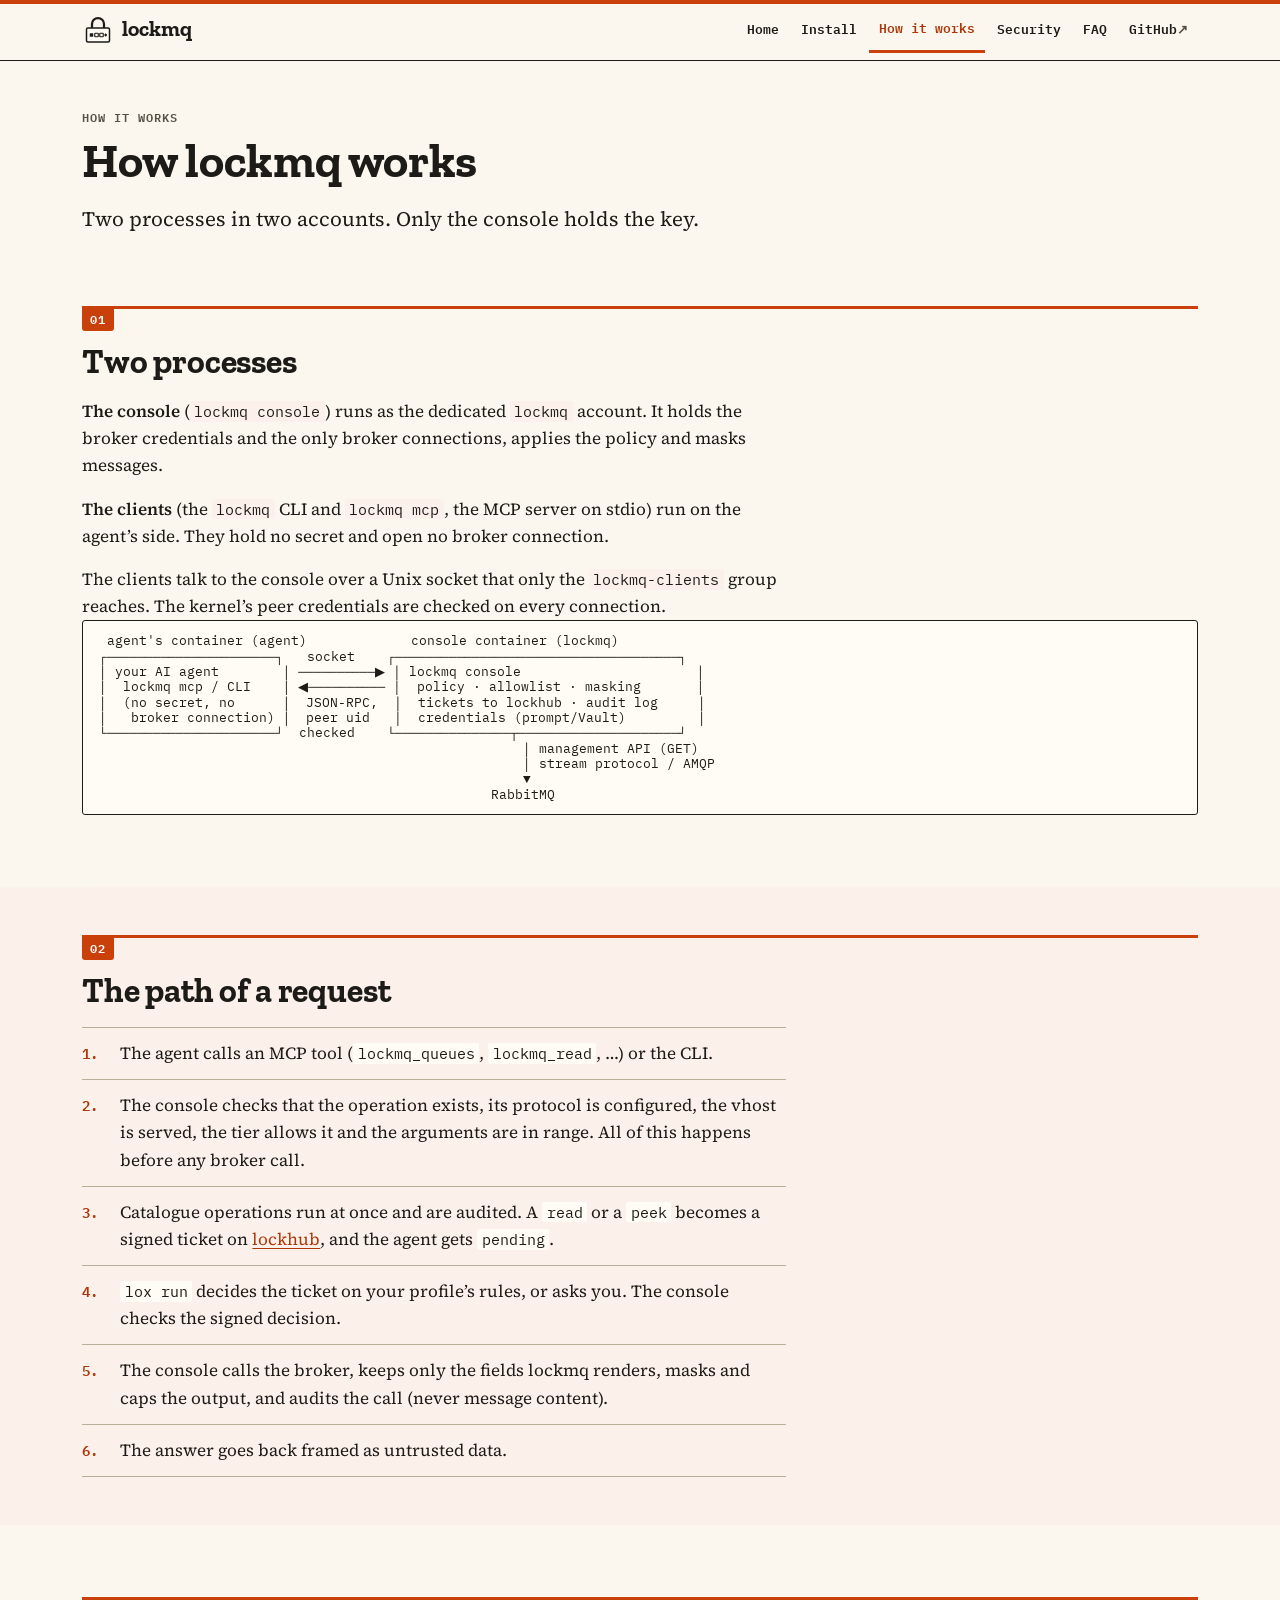
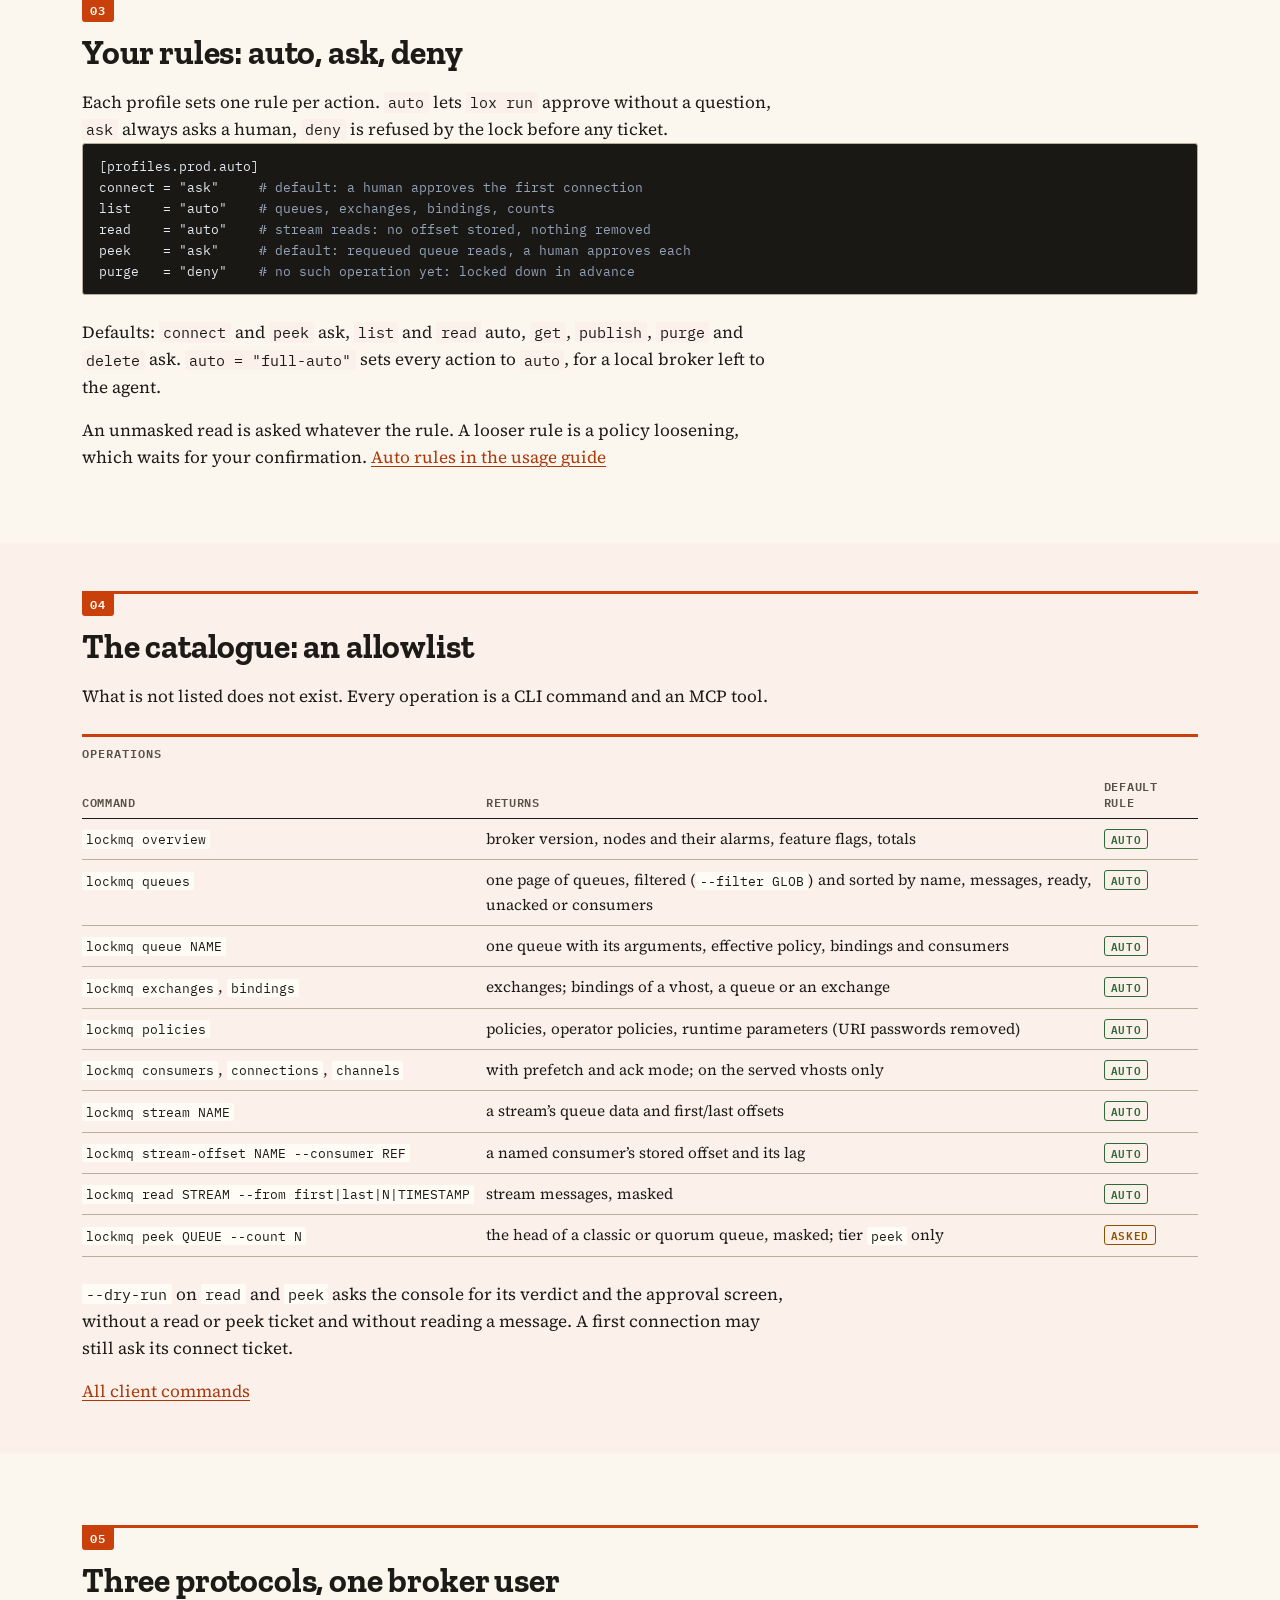
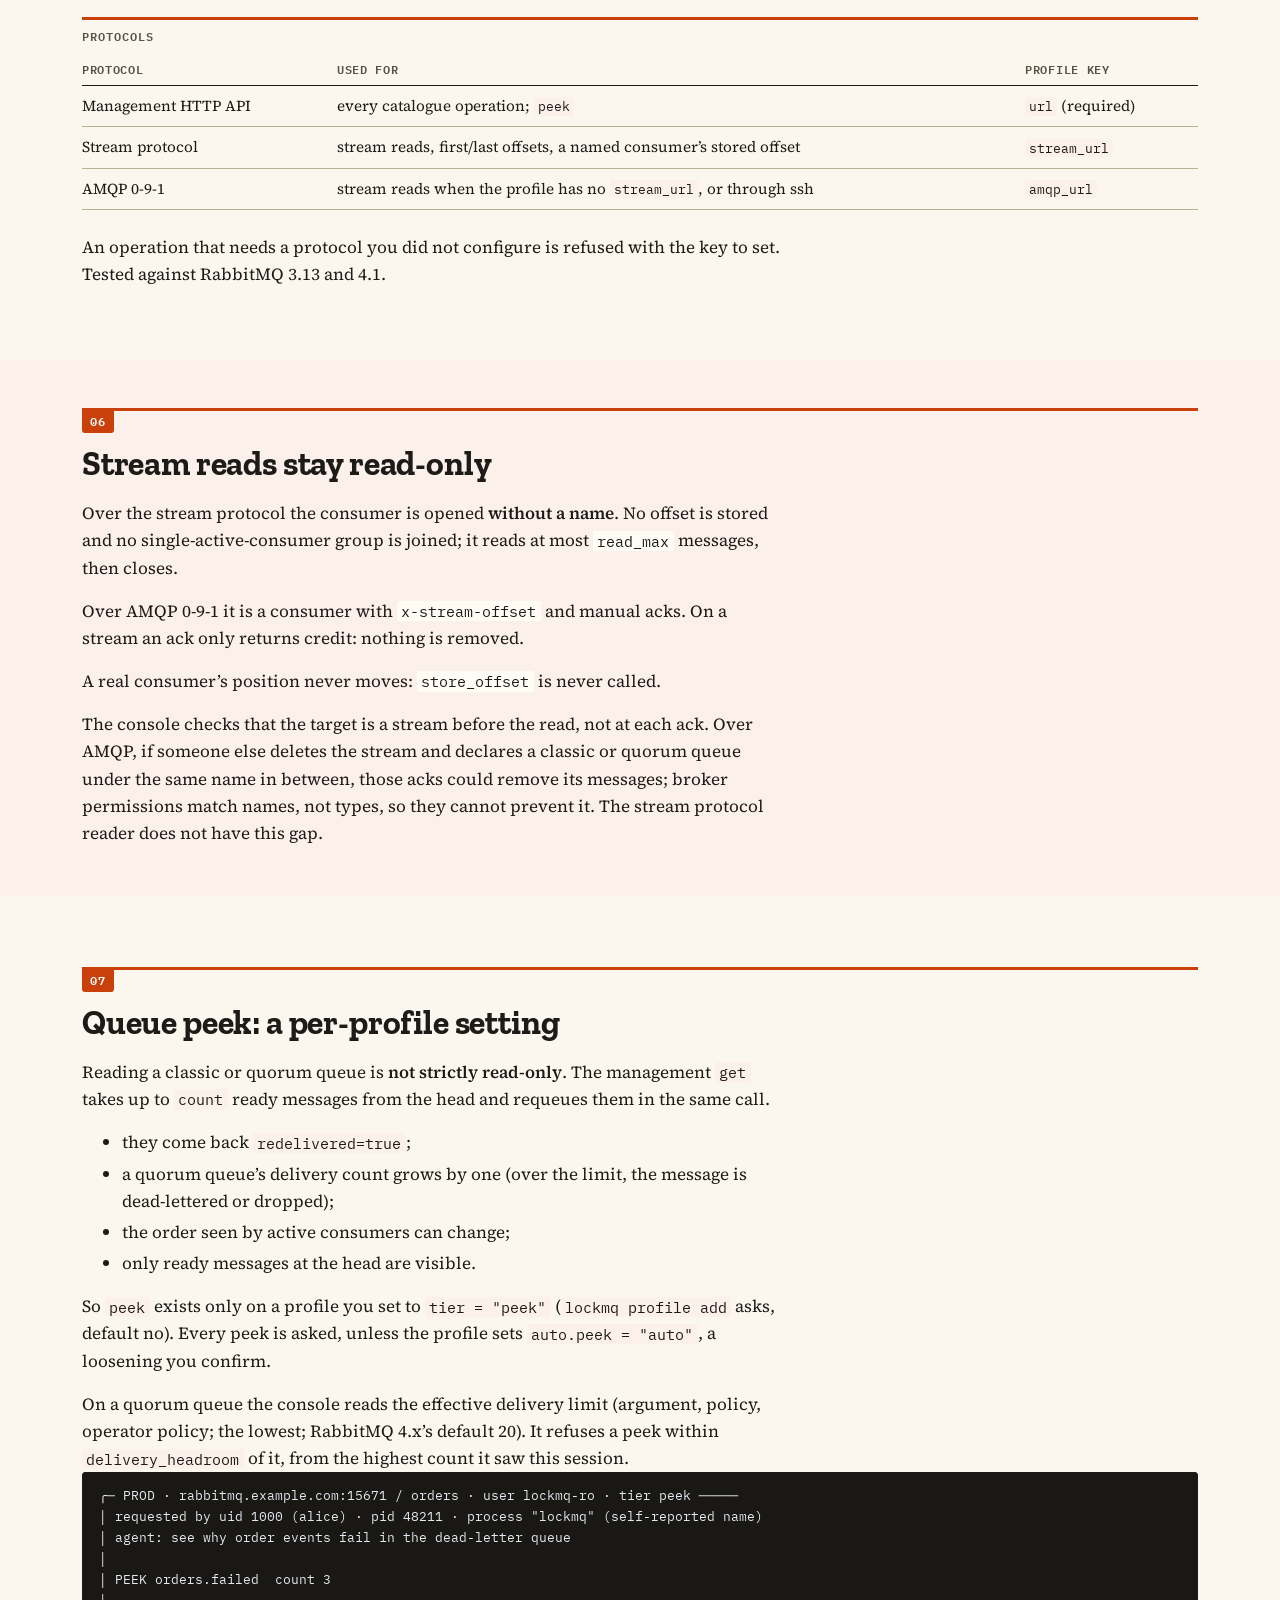
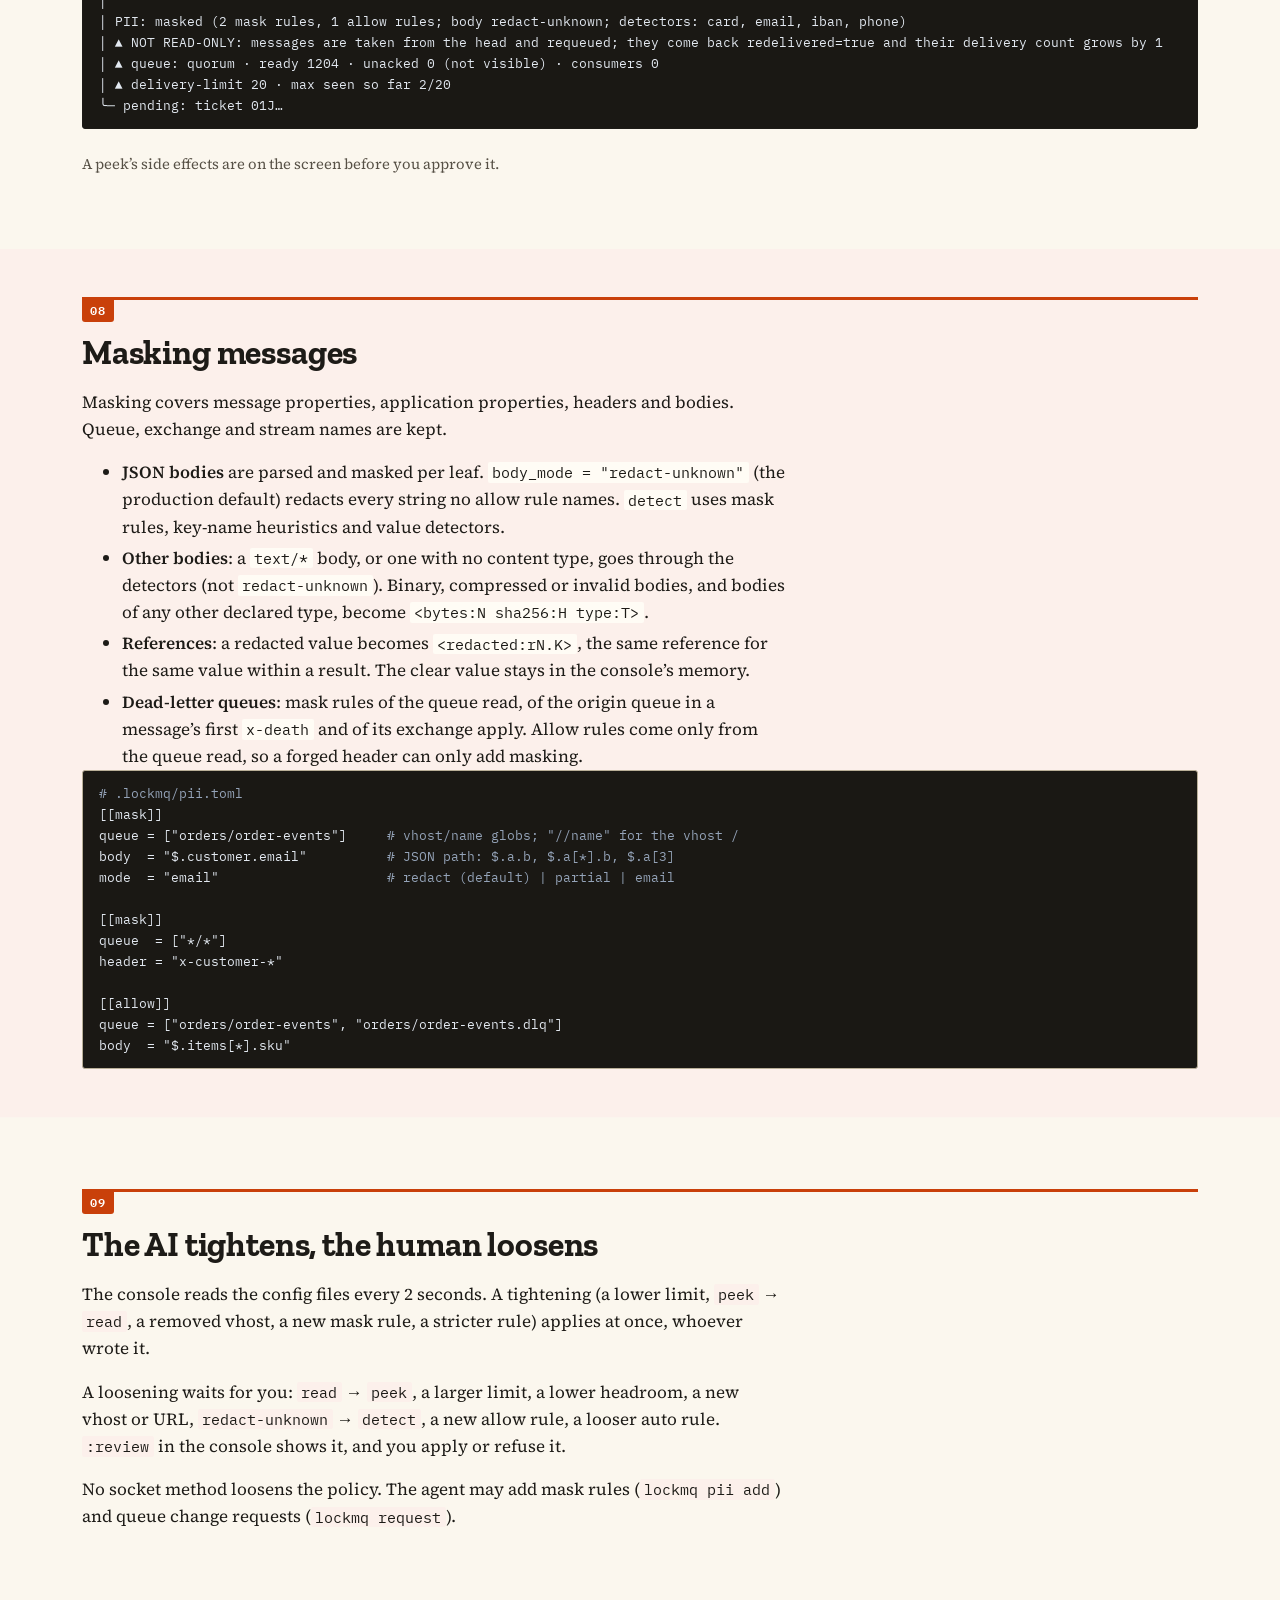
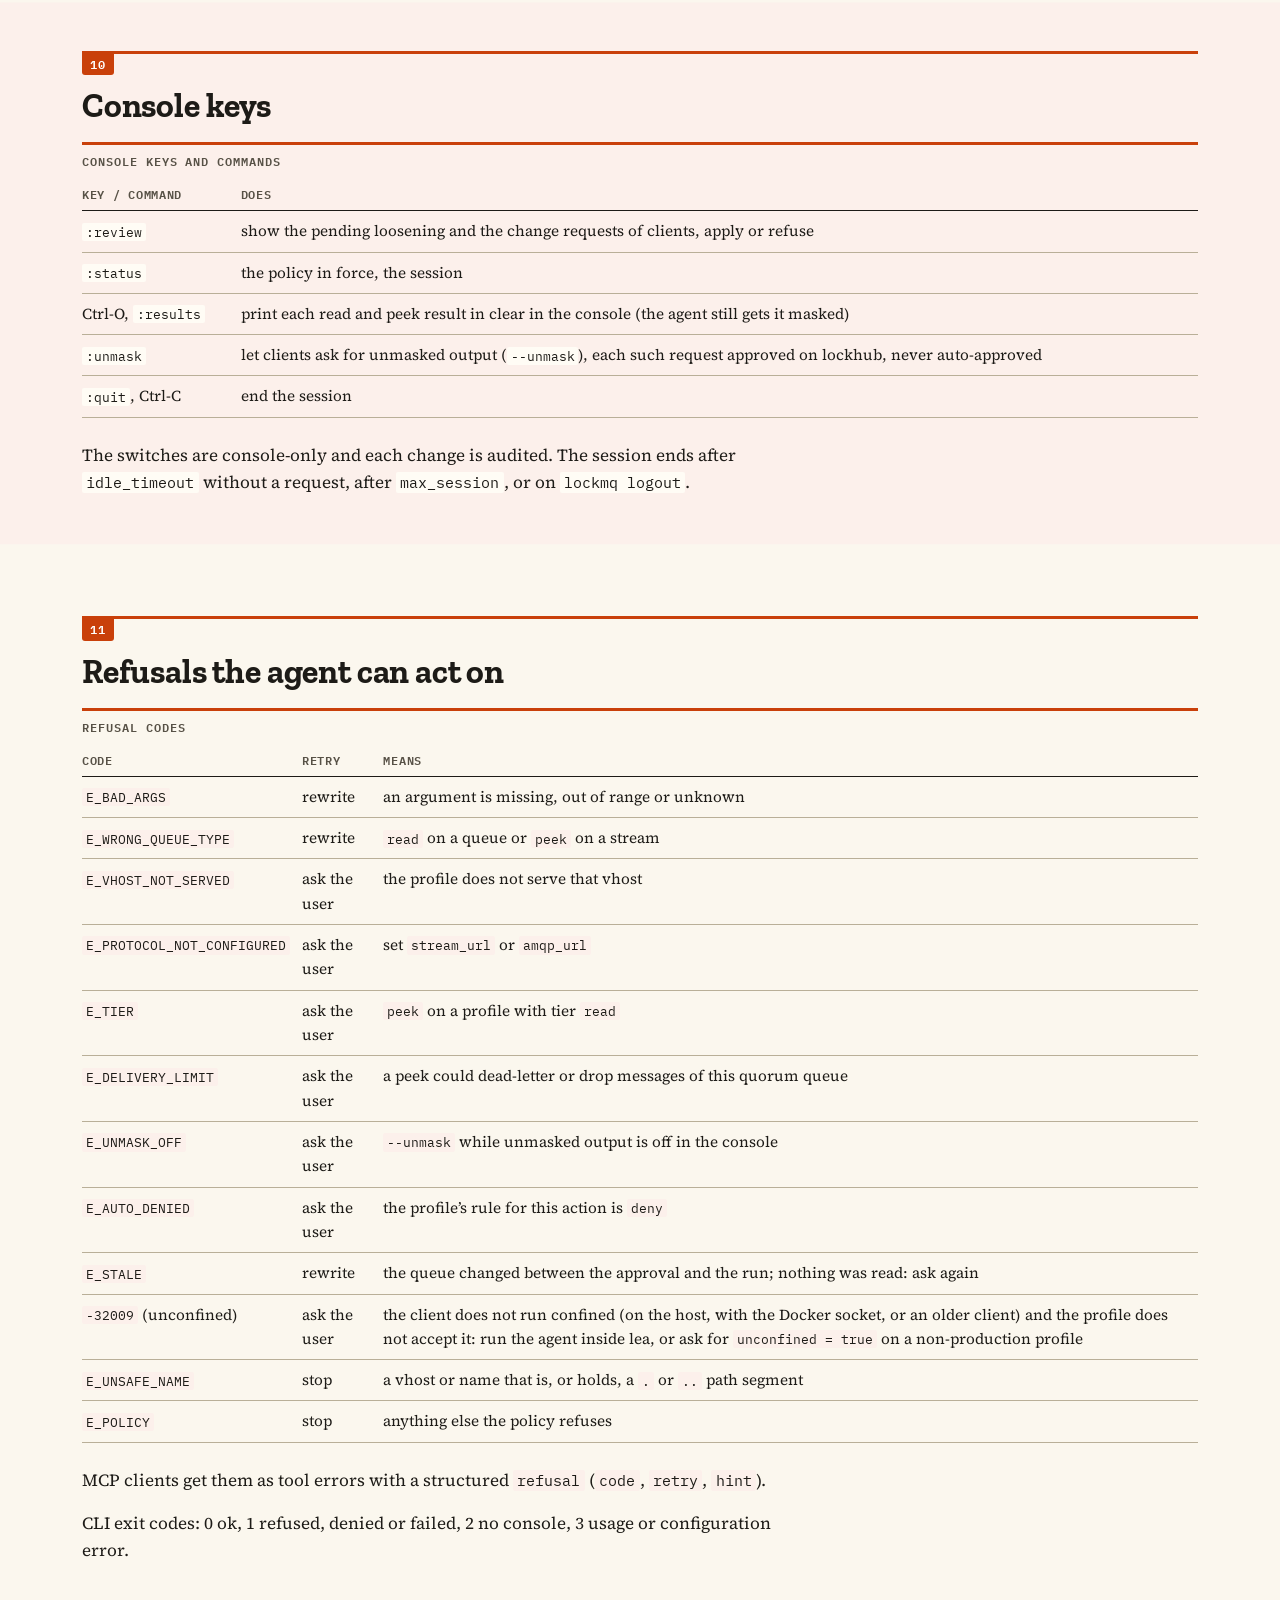
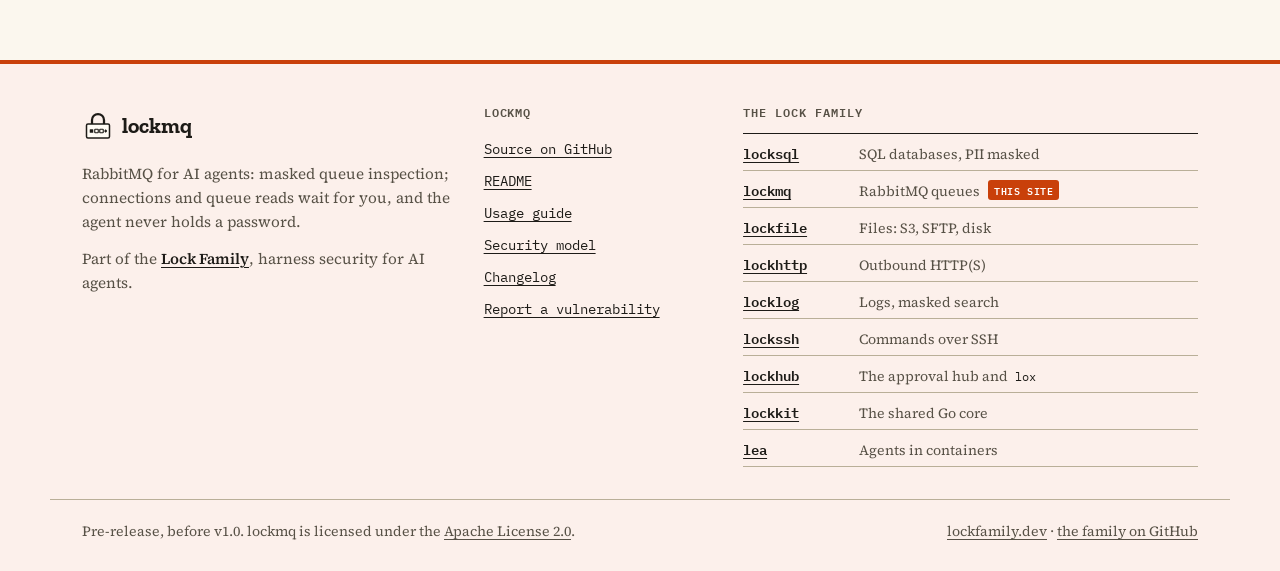
<file: site/how-it-works/index.html>
<!doctype html>
<html lang="en" data-accent="lockmq">
<head>
  <meta charset="utf-8">
  <meta name="viewport" content="width=device-width, initial-scale=1">
  <title>How lockmq works: catalogue, tickets, masking</title>
  <meta name="description" content="How lockmq works: the console holds the key and the only broker connections, serves an allowlist of read operations, masks messages, and sends reads to lockhub as signed tickets.">
  <meta name="color-scheme" content="light dark">
  <meta name="theme-color" content="#fbf7ee" media="(prefers-color-scheme: light)">
  <meta name="theme-color" content="#1f1d26" media="(prefers-color-scheme: dark)">
  <link rel="canonical" href="https://davidgodefroid.github.io/lockmq/how-it-works/">
  <meta property="og:type" content="website">
  <meta property="og:site_name" content="lockmq">
  <meta property="og:title" content="How lockmq works: catalogue, tickets, masking">
  <meta property="og:description" content="How lockmq works: the console holds the key and the only broker connections, serves an allowlist of read operations, masks messages, and sends reads to lockhub as signed tickets.">
  <meta property="og:url" content="https://davidgodefroid.github.io/lockmq/how-it-works/">
  <meta property="og:image" content="https://davidgodefroid.github.io/lockmq/assets/og.png">
  <meta property="og:image:type" content="image/png">
  <meta property="og:image:width" content="1200">
  <meta property="og:image:height" content="630">
  <meta property="og:image:alt" content="lockmq: your agent reads the queue, you hold the key.">
  <meta property="og:locale" content="en_US">
  <meta name="twitter:card" content="summary_large_image">
  <meta name="twitter:title" content="How lockmq works: catalogue, tickets, masking">
  <meta name="twitter:description" content="How lockmq works: the console holds the key and the only broker connections, serves an allowlist of read operations, masks messages, and sends reads to lockhub as signed tickets.">
  <meta name="twitter:image" content="https://davidgodefroid.github.io/lockmq/assets/og.png">
  <meta name="twitter:image:alt" content="lockmq: your agent reads the queue, you hold the key.">
  <link rel="icon" href="../assets/logo.svg" type="image/svg+xml">
  <link rel="apple-touch-icon" href="../assets/apple-touch-icon.png">
  <link rel="preload" href="../assets/fonts/zilla-slab-700.woff2" as="font" type="font/woff2" crossorigin>
  <link rel="preload" href="../assets/fonts/source-serif-4-400.woff2" as="font" type="font/woff2" crossorigin>
  <link rel="stylesheet" href="../assets/tokens.css">
  <link rel="stylesheet" href="../assets/lock-site.css">
  <script src="../assets/anchors.js" defer></script>
  <script src="../assets/copy.js" defer></script>
</head>
<body>
  <a class="skip-link" href="#main">Skip to content</a>
  <header class="site-header">
    <div class="wrap">
      <a class="brand" href="../"><img src="../assets/logo.svg" alt="" width="32" height="32"><span class="wordmark">lockmq</span></a>
      <nav class="site-nav" aria-label="Main">
        <ul>
          <li><a href="../">Home</a></li>
          <li><a href="../install/">Install</a></li>
          <li><a href="../how-it-works/" aria-current="page">How it works</a></li>
          <li><a href="../security/">Security</a></li>
          <li><a href="../faq/">FAQ</a></li>
          <li><a href="https://github.com/DavidGodefroid/lockmq">GitHub</a></li>
        </ul>
      </nav>
    </div>
  </header>
  <main id="main" tabindex="-1">
    <div class="wrap">

<p class="eyebrow">How it works</p>
<h1>How lockmq works</h1>
<p class="lead prose">Two processes in two accounts. Only the console holds the key.</p>

<section aria-labelledby="layout">
  <h2 id="layout">Two processes</h2>
  <div class="prose">
    <p><strong>The console</strong> (<code>lockmq console</code>) runs as the dedicated <code>lockmq</code> account. It holds the broker credentials and the only broker connections, applies the policy and masks messages.</p>
    <p><strong>The clients</strong> (the <code>lockmq</code> CLI and <code>lockmq mcp</code>, the MCP server on stdio) run on the agent’s side. They hold no secret and open no broker connection.</p>
    <p>The clients talk to the console over a Unix socket that only the <code>lockmq-clients</code> group reaches. The kernel’s peer credentials are checked on every connection.</p>
  </div>
  <pre tabindex="0" class="diagram"><code> agent's container (agent)             console container (lockmq)
┌──────────────────────┐   socket    ┌─────────────────────────────────────┐
│ your AI agent        │ ──────────▶ │ lockmq console                      │
│  lockmq mcp / CLI    │ ◀────────── │  policy · allowlist · masking       │
│  (no secret, no      │  JSON-RPC,  │  tickets to lockhub · audit log     │
│   broker connection) │  peer uid   │  credentials (prompt/Vault)         │
└──────────────────────┘  checked    └───────────────┬─────────────────────┘
                                                     │ management API (GET)
                                                     │ stream protocol / AMQP
                                                     ▼
                                                 RabbitMQ</code></pre>
</section>

<section aria-labelledby="request">
  <h2 id="request">The path of a request</h2>
  <ol class="steps prose">
    <li>The agent calls an MCP tool (<code>lockmq_queues</code>, <code>lockmq_read</code>, …) or the CLI.</li>
    <li>The console checks that the operation exists, its protocol is configured, the vhost is served, the tier allows it and the arguments are in range. All of this happens before any broker call.</li>
    <li>Catalogue operations run at once and are audited. A <code>read</code> or a <code>peek</code> becomes a signed ticket on <a href="https://github.com/DavidGodefroid/lockhub">lockhub</a>, and the agent gets <code>pending</code>.</li>
    <li><code>lox run</code> decides the ticket on your profile’s rules, or asks you. The console checks the signed decision.</li>
    <li>The console calls the broker, keeps only the fields lockmq renders, masks and caps the output, and audits the call (never message content).</li>
    <li>The answer goes back framed as untrusted data.</li>
  </ol>
</section>

<section aria-labelledby="rules">
  <h2 id="rules">Your rules: auto, ask, deny</h2>
  <div class="prose">
    <p>Each profile sets one rule per action. <code>auto</code> lets <code>lox run</code> approve without a question, <code>ask</code> always asks a human, <code>deny</code> is refused by the lock before any ticket.</p>
  </div>
  <pre tabindex="0"><code>[profiles.prod.auto]
connect = "ask"     <span class="cmt"># default: a human approves the first connection</span>
list    = "auto"    <span class="cmt"># queues, exchanges, bindings, counts</span>
read    = "auto"    <span class="cmt"># stream reads: no offset stored, nothing removed</span>
peek    = "ask"     <span class="cmt"># default: requeued queue reads, a human approves each</span>
purge   = "deny"    <span class="cmt"># no such operation yet: locked down in advance</span></code></pre>
  <div class="prose">
    <p>Defaults: <code>connect</code> and <code>peek</code> ask, <code>list</code> and <code>read</code> auto, <code>get</code>, <code>publish</code>, <code>purge</code> and <code>delete</code> ask. <code>auto = "full-auto"</code> sets every action to <code>auto</code>, for a local broker left to the agent.</p>
    <p>An unmasked read is asked whatever the rule. A looser rule is a policy loosening, which waits for your confirmation. <a href="https://github.com/DavidGodefroid/lockmq/blob/main/docs/usage.md#auto-rules">Auto rules in the usage guide</a></p>
  </div>
</section>

<section aria-labelledby="catalogue">
  <h2 id="catalogue">The catalogue: an allowlist</h2>
  <p class="prose">What is not listed does not exist. Every operation is a CLI command and an MCP tool.</p>
<div class="table-wrap" role="region" aria-label="Operations" tabindex="0">
<table>
<caption>Operations</caption>
<thead><tr><th scope="col">Command</th><th scope="col">Returns</th><th scope="col">Default rule</th></tr></thead>
<tbody>
<tr><td><code>lockmq overview</code></td><td>broker version, nodes and their alarms, feature flags, totals</td><td><span class="status auto">auto</span></td></tr>
<tr><td><code>lockmq queues</code></td><td>one page of queues, filtered (<code>--filter GLOB</code>) and sorted by name, messages, ready, unacked or consumers</td><td><span class="status auto">auto</span></td></tr>
<tr><td><code>lockmq queue NAME</code></td><td>one queue with its arguments, effective policy, bindings and consumers</td><td><span class="status auto">auto</span></td></tr>
<tr><td><code>lockmq exchanges</code>, <code>bindings</code></td><td>exchanges; bindings of a vhost, a queue or an exchange</td><td><span class="status auto">auto</span></td></tr>
<tr><td><code>lockmq policies</code></td><td>policies, operator policies, runtime parameters (URI passwords removed)</td><td><span class="status auto">auto</span></td></tr>
<tr><td><code>lockmq consumers</code>, <code>connections</code>, <code>channels</code></td><td>with prefetch and ack mode; on the served vhosts only</td><td><span class="status auto">auto</span></td></tr>
<tr><td><code>lockmq stream NAME</code></td><td>a stream’s queue data and first/last offsets</td><td><span class="status auto">auto</span></td></tr>
<tr><td><code>lockmq stream-offset NAME --consumer REF</code></td><td>a named consumer’s stored offset and its lag</td><td><span class="status auto">auto</span></td></tr>
<tr><td><code>lockmq read STREAM --from first|last|N|TIMESTAMP</code></td><td>stream messages, masked</td><td><span class="status auto">auto</span></td></tr>
<tr><td><code>lockmq peek QUEUE --count N</code></td><td>the head of a classic or quorum queue, masked; tier <code>peek</code> only</td><td><span class="status asked">asked</span></td></tr>
</tbody>
</table>
</div>
  <div class="prose">
    <p><code>--dry-run</code> on <code>read</code> and <code>peek</code> asks the console for its verdict and the approval screen, without a read or peek ticket and without reading a message. A first connection may still ask its connect ticket.</p>
    <p><a href="https://github.com/DavidGodefroid/lockmq/blob/main/docs/usage.md#client-commands">All client commands</a></p>
  </div>
</section>

<section aria-labelledby="protocols">
  <h2 id="protocols">Three protocols, one broker user</h2>
<div class="table-wrap" role="region" aria-label="Protocols" tabindex="0">
<table>
<caption>Protocols</caption>
<thead><tr><th scope="col">Protocol</th><th scope="col">Used for</th><th scope="col">Profile key</th></tr></thead>
<tbody>
<tr><td>Management HTTP API</td><td>every catalogue operation; <code>peek</code></td><td><code>url</code> (required)</td></tr>
<tr><td>Stream protocol</td><td>stream reads, first/last offsets, a named consumer’s stored offset</td><td><code>stream_url</code></td></tr>
<tr><td>AMQP 0-9-1</td><td>stream reads when the profile has no <code>stream_url</code>, or through ssh</td><td><code>amqp_url</code></td></tr>
</tbody>
</table>
</div>
  <p class="prose">An operation that needs a protocol you did not configure is refused with the key to set. Tested against RabbitMQ 3.13 and 4.1.</p>
</section>

<section aria-labelledby="streams">
  <h2 id="streams">Stream reads stay read-only</h2>
  <div class="prose">
    <p>Over the stream protocol the consumer is opened <strong>without a name</strong>. No offset is stored and no single-active-consumer group is joined; it reads at most <code>read_max</code> messages, then closes.</p>
    <p>Over AMQP 0-9-1 it is a consumer with <code>x-stream-offset</code> and manual acks. On a stream an ack only returns credit: nothing is removed.</p>
    <p>A real consumer’s position never moves: <code>store_offset</code> is never called.</p>
    <p>The console checks that the target is a stream before the read, not at each ack. Over AMQP, if someone else deletes the stream and declares a classic or quorum queue under the same name in between, those acks could remove its messages; broker permissions match names, not types, so they cannot prevent it. The stream protocol reader does not have this gap.</p>
  </div>
</section>

<section aria-labelledby="peek">
  <h2 id="peek">Queue peek: a per-profile setting</h2>
  <div class="prose">
    <p>Reading a classic or quorum queue is <strong>not strictly read-only</strong>. The management <code>get</code> takes up to <code>count</code> ready messages from the head and requeues them in the same call.</p>
    <ul>
      <li>they come back <code>redelivered=true</code>;</li>
      <li>a quorum queue’s delivery count grows by one (over the limit, the message is dead-lettered or dropped);</li>
      <li>the order seen by active consumers can change;</li>
      <li>only ready messages at the head are visible.</li>
    </ul>
    <p>So <code>peek</code> exists only on a profile you set to <code>tier = "peek"</code> (<code>lockmq profile add</code> asks, default no). Every peek is asked, unless the profile sets <code>auto.peek = "auto"</code>, a loosening you confirm.</p>
    <p>On a quorum queue the console reads the effective delivery limit (argument, policy, operator policy; the lowest; RabbitMQ 4.x’s default 20). It refuses a peek within <code>delivery_headroom</code> of it, from the highest count it saw this session.</p>
  </div>
  <figure>
    <pre tabindex="0" class="term" aria-label="The approval screen of a peek"><code>╭─ PROD · rabbitmq.example.com:15671 / orders · user lockmq-ro · tier peek ─────
│ requested by uid 1000 (alice) · pid 48211 · process "lockmq" (self-reported name)
│ agent: see why order events fail in the dead-letter queue
│
│ PEEK orders.failed  count 3
│
│ PII: masked (2 mask rules, 1 allow rules; body redact-unknown; detectors: card, email, iban, phone)
│ ▲ NOT READ-ONLY: messages are taken from the head and requeued; they come back redelivered=true and their delivery count grows by 1
│ ▲ queue: quorum · ready 1204 · unacked 0 (not visible) · consumers 0
│ ▲ delivery-limit 20 · max seen so far 2/20
╰─ pending: ticket 01J…</code></pre>
    <figcaption>A peek’s side effects are on the screen before you approve it.</figcaption>
  </figure>
</section>

<section aria-labelledby="masking">
  <h2 id="masking">Masking messages</h2>
  <div class="prose">
    <p>Masking covers message properties, application properties, headers and bodies. Queue, exchange and stream names are kept.</p>
    <ul>
      <li><strong>JSON bodies</strong> are parsed and masked per leaf. <code>body_mode = "redact-unknown"</code> (the production default) redacts every string no allow rule names. <code>detect</code> uses mask rules, key-name heuristics and value detectors.</li>
      <li><strong>Other bodies</strong>: a <code>text/*</code> body, or one with no content type, goes through the detectors (not <code>redact-unknown</code>). Binary, compressed or invalid bodies, and bodies of any other declared type, become <code>&lt;bytes:N sha256:H type:T&gt;</code>.</li>
      <li><strong>References</strong>: a redacted value becomes <code>&lt;redacted:rN.K&gt;</code>, the same reference for the same value within a result. The clear value stays in the console’s memory.</li>
      <li><strong>Dead-letter queues</strong>: mask rules of the queue read, of the origin queue in a message’s first <code>x-death</code> and of its exchange apply. Allow rules come only from the queue read, so a forged header can only add masking.</li>
    </ul>
  </div>
  <pre tabindex="0"><code><span class="cmt"># .lockmq/pii.toml</span>
[[mask]]
queue = ["orders/order-events"]     <span class="cmt"># vhost/name globs; "//name" for the vhost /</span>
body  = "$.customer.email"          <span class="cmt"># JSON path: $.a.b, $.a[*].b, $.a[3]</span>
mode  = "email"                     <span class="cmt"># redact (default) | partial | email</span>

[[mask]]
queue  = ["*/*"]
header = "x-customer-*"

[[allow]]
queue = ["orders/order-events", "orders/order-events.dlq"]
body  = "$.items[*].sku"</code></pre>
</section>

<section aria-labelledby="policy">
  <h2 id="policy">The AI tightens, the human loosens</h2>
  <div class="prose">
    <p>The console reads the config files every 2 seconds. A tightening (a lower limit, <code>peek</code> → <code>read</code>, a removed vhost, a new mask rule, a stricter rule) applies at once, whoever wrote it.</p>
    <p>A loosening waits for you: <code>read</code> → <code>peek</code>, a larger limit, a lower headroom, a new vhost or URL, <code>redact-unknown</code> → <code>detect</code>, a new allow rule, a looser auto rule. <code>:review</code> in the console shows it, and you apply or refuse it.</p>
    <p>No socket method loosens the policy. The agent may add mask rules (<code>lockmq pii add</code>) and queue change requests (<code>lockmq request</code>).</p>
  </div>
</section>

<section aria-labelledby="console-keys">
  <h2 id="console-keys">Console keys</h2>
<div class="table-wrap" role="region" aria-label="Console keys and commands" tabindex="0">
<table>
<caption>Console keys and commands</caption>
<thead><tr><th scope="col">Key / command</th><th scope="col">Does</th></tr></thead>
<tbody>
<tr><td><code>:review</code></td><td>show the pending loosening and the change requests of clients, apply or refuse</td></tr>
<tr><td><code>:status</code></td><td>the policy in force, the session</td></tr>
<tr><td>Ctrl-O, <code>:results</code></td><td>print each read and peek result in clear in the console (the agent still gets it masked)</td></tr>
<tr><td><code>:unmask</code></td><td>let clients ask for unmasked output (<code>--unmask</code>), each such request approved on lockhub, never auto-approved</td></tr>
<tr><td><code>:quit</code>, Ctrl-C</td><td>end the session</td></tr>
</tbody>
</table>
</div>
  <p class="prose">The switches are console-only and each change is audited. The session ends after <code>idle_timeout</code> without a request, after <code>max_session</code>, or on <code>lockmq logout</code>.</p>
</section>

<section aria-labelledby="refusals">
  <h2 id="refusals">Refusals the agent can act on</h2>
<div class="table-wrap" role="region" aria-label="Refusal codes" tabindex="0">
<table>
<caption>Refusal codes</caption>
<thead><tr><th scope="col">Code</th><th scope="col">Retry</th><th scope="col">Means</th></tr></thead>
<tbody>
<tr><td><code>E_BAD_ARGS</code></td><td>rewrite</td><td>an argument is missing, out of range or unknown</td></tr>
<tr><td><code>E_WRONG_QUEUE_TYPE</code></td><td>rewrite</td><td><code>read</code> on a queue or <code>peek</code> on a stream</td></tr>
<tr><td><code>E_VHOST_NOT_SERVED</code></td><td>ask the user</td><td>the profile does not serve that vhost</td></tr>
<tr><td><code>E_PROTOCOL_NOT_CONFIGURED</code></td><td>ask the user</td><td>set <code>stream_url</code> or <code>amqp_url</code></td></tr>
<tr><td><code>E_TIER</code></td><td>ask the user</td><td><code>peek</code> on a profile with tier <code>read</code></td></tr>
<tr><td><code>E_DELIVERY_LIMIT</code></td><td>ask the user</td><td>a peek could dead-letter or drop messages of this quorum queue</td></tr>
<tr><td><code>E_UNMASK_OFF</code></td><td>ask the user</td><td><code>--unmask</code> while unmasked output is off in the console</td></tr>
<tr><td><code>E_AUTO_DENIED</code></td><td>ask the user</td><td>the profile’s rule for this action is <code>deny</code></td></tr>
<tr><td><code>E_STALE</code></td><td>rewrite</td><td>the queue changed between the approval and the run; nothing was read: ask again</td></tr>
<tr><td><code>-32009</code> (unconfined)</td><td>ask the user</td><td>the client does not run confined (on the host, with the Docker socket, or an older client) and the profile does not accept it: run the agent inside lea, or ask for <code>unconfined = true</code> on a non-production profile</td></tr>
<tr><td><code>E_UNSAFE_NAME</code></td><td>stop</td><td>a vhost or name that is, or holds, a <code>.</code> or <code>..</code> path segment</td></tr>
<tr><td><code>E_POLICY</code></td><td>stop</td><td>anything else the policy refuses</td></tr>
</tbody>
</table>
</div>
  <div class="prose">
    <p>MCP clients get them as tool errors with a structured <code>refusal</code> (<code>code</code>, <code>retry</code>, <code>hint</code>).</p>
    <p>CLI exit codes: 0 ok, 1 refused, denied or failed, 2 no console, 3 usage or configuration error.</p>
  </div>
</section>

    </div>
  </main>
  <footer class="site-footer">
    <div class="wrap footer-grid">
      <div class="footer-about">
        <a class="brand" href="../"><img src="../assets/logo.svg" alt="" width="32" height="32"><span class="wordmark">lockmq</span></a>
        <p>RabbitMQ for AI agents: masked queue inspection; connections and queue reads wait for you, and the agent never holds a password.</p>
        <p class="family-link">Part of the <a href="https://lockfamily.dev">Lock Family</a>, harness security for AI agents.</p>
      </div>
      <nav aria-labelledby="footer-lock">
        <h2 id="footer-lock">lockmq</h2>
        <ul>
          <li><a href="https://github.com/DavidGodefroid/lockmq">Source on GitHub</a></li>
          <li><a href="https://github.com/DavidGodefroid/lockmq/blob/main/README.md">README</a></li>
          <li><a href="https://github.com/DavidGodefroid/lockmq/blob/main/docs/usage.md">Usage guide</a></li>
          <li><a href="https://github.com/DavidGodefroid/lockmq/blob/main/docs/security-model.md">Security model</a></li>
          <li><a href="https://github.com/DavidGodefroid/lockmq/blob/main/CHANGELOG.md">Changelog</a></li>
          <li><a href="https://github.com/DavidGodefroid/lockmq/blob/main/SECURITY.md">Report a vulnerability</a></li>
        </ul>
      </nav>
      <nav class="family-strip" aria-labelledby="footer-family">
        <h2 id="footer-family">The Lock Family</h2>
        <ul>
          <li data-lock="locksql"><a href="https://github.com/DavidGodefroid/locksql">locksql</a><span>SQL databases, PII masked</span></li>
          <li data-lock="lockmq" aria-current="true"><a href="https://github.com/DavidGodefroid/lockmq">lockmq</a><span>RabbitMQ queues</span></li>
          <li data-lock="lockfile"><a href="https://github.com/DavidGodefroid/lockfile">lockfile</a><span>Files: S3, SFTP, disk</span></li>
          <li data-lock="lockhttp"><a href="https://github.com/DavidGodefroid/lockhttp">lockhttp</a><span>Outbound HTTP(S)</span></li>
          <li data-lock="locklog"><a href="https://github.com/DavidGodefroid/locklog">locklog</a><span>Logs, masked search</span></li>
          <li data-lock="lockssh"><a href="https://github.com/DavidGodefroid/lockssh">lockssh</a><span>Commands over SSH</span></li>
          <li data-lock="lockhub"><a href="https://github.com/DavidGodefroid/lockhub">lockhub</a><span>The approval hub and <code>lox</code></span></li>
          <li data-lock="lockkit"><a href="https://github.com/DavidGodefroid/lockkit">lockkit</a><span>The shared Go core</span></li>
          <li data-lock="lea"><a href="https://github.com/DavidGodefroid/lea">lea</a><span>Agents in containers</span></li>
        </ul>
      </nav>
    </div>
    <div class="wrap footer-bottom">
      <p>Pre-release, before v1.0. lockmq is licensed under the <a href="https://github.com/DavidGodefroid/lockmq/blob/main/LICENSE">Apache License 2.0</a>.</p>
      <p><a href="https://lockfamily.dev">lockfamily.dev</a> · <a href="https://github.com/DavidGodefroid/lockfamily">the family on GitHub</a></p>
    </div>
  </footer>
</body>
</html>
</file>
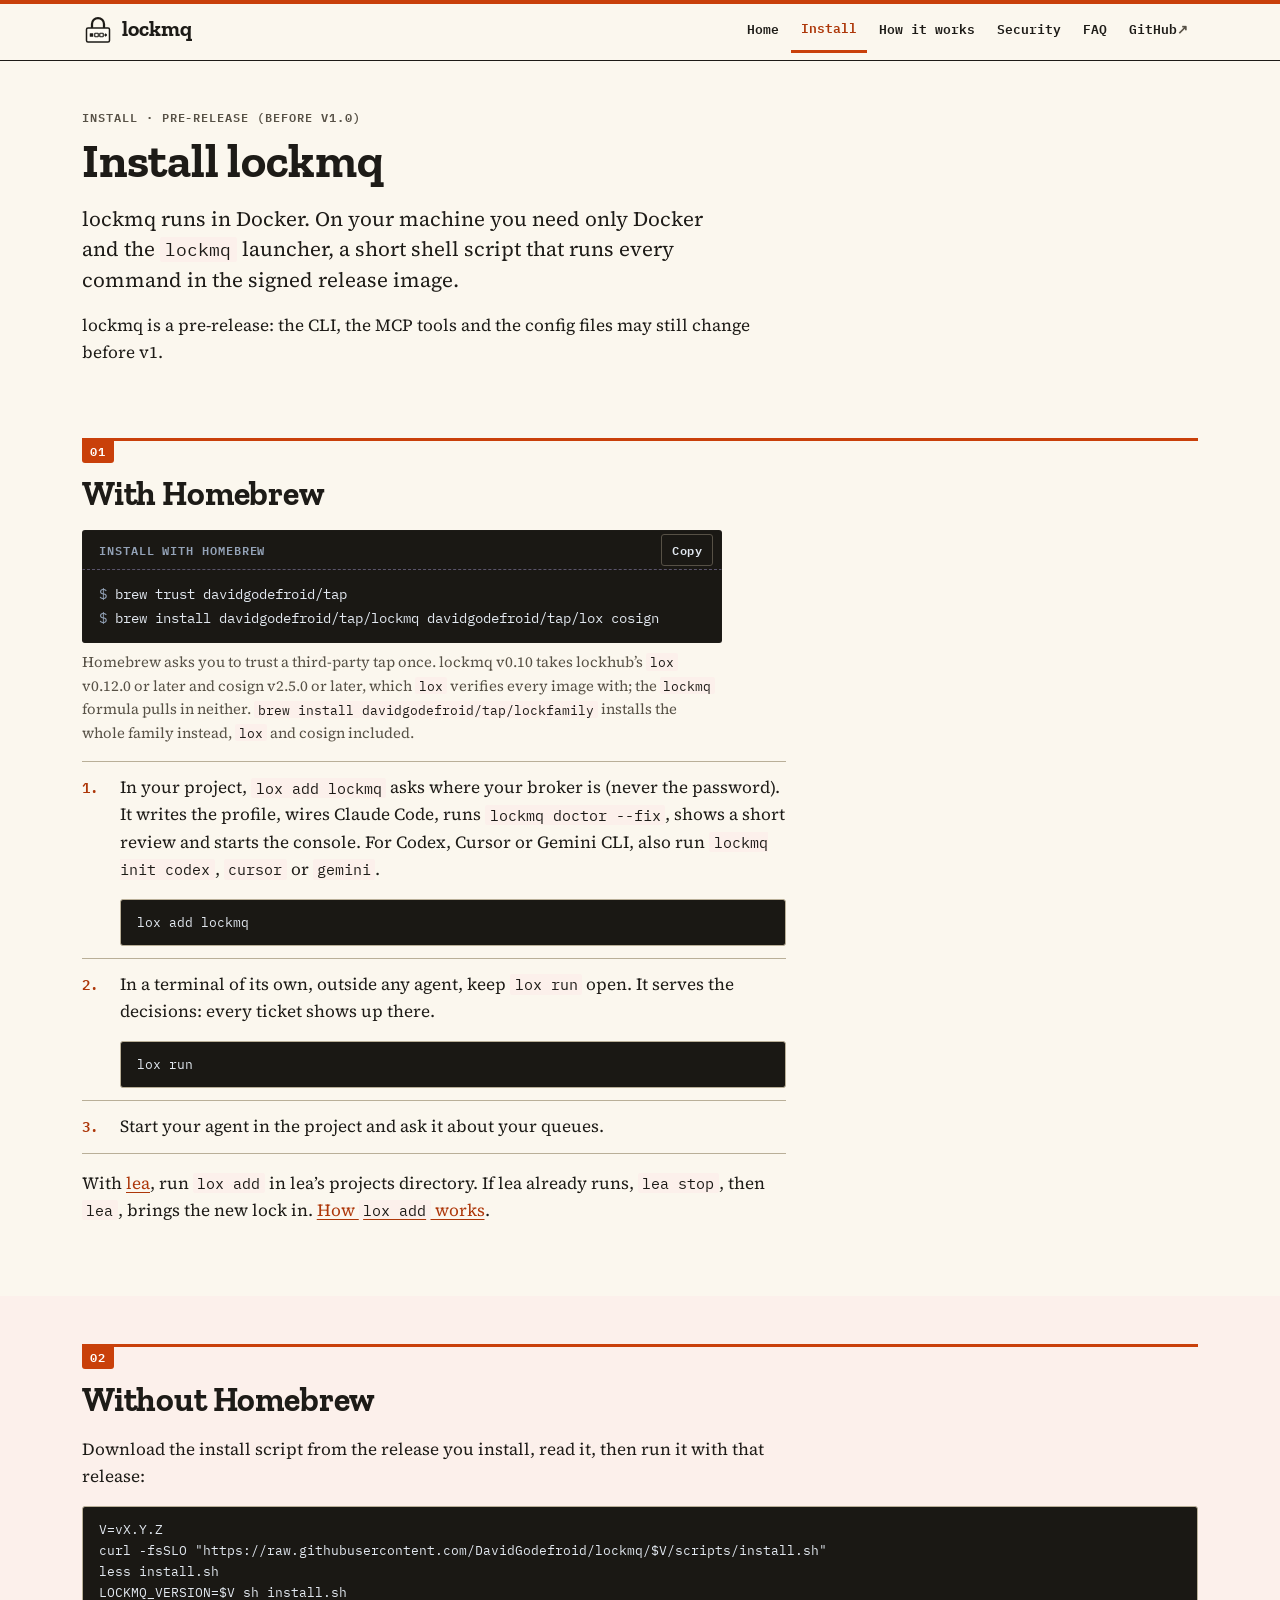
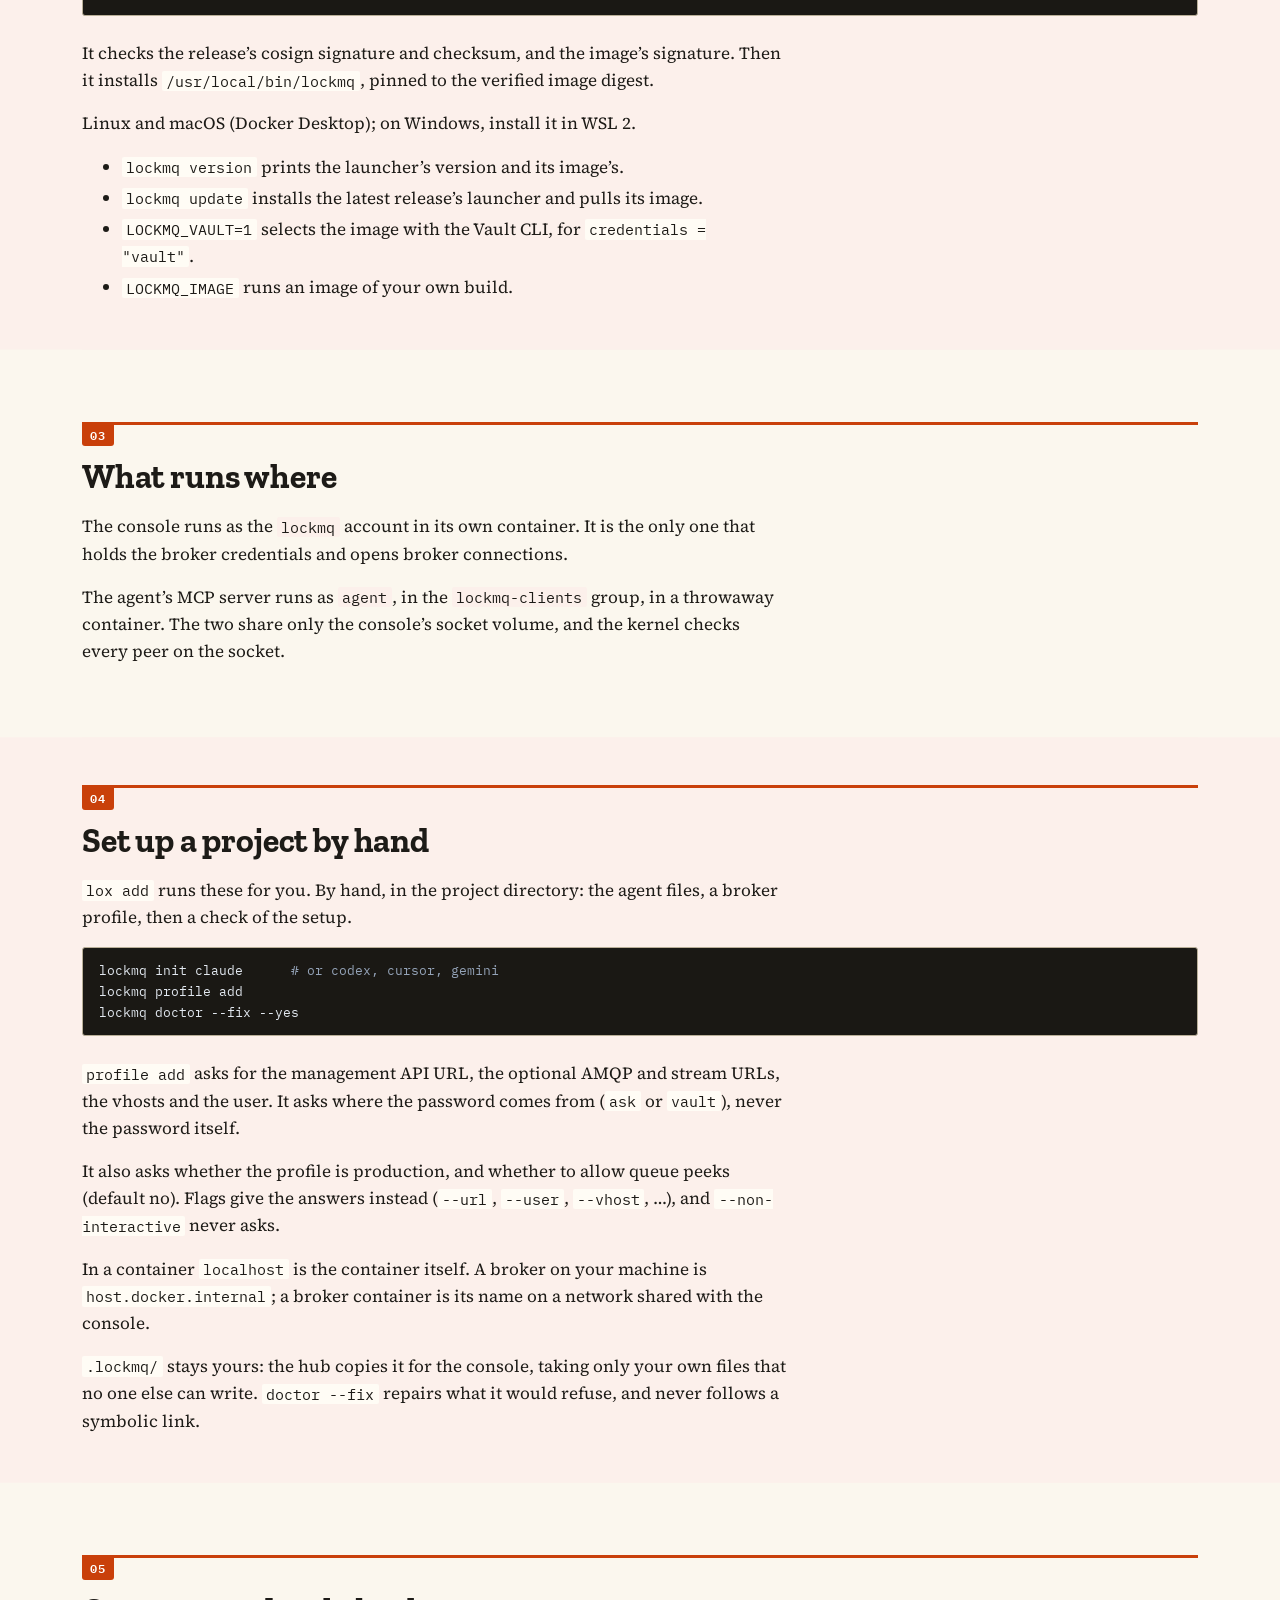
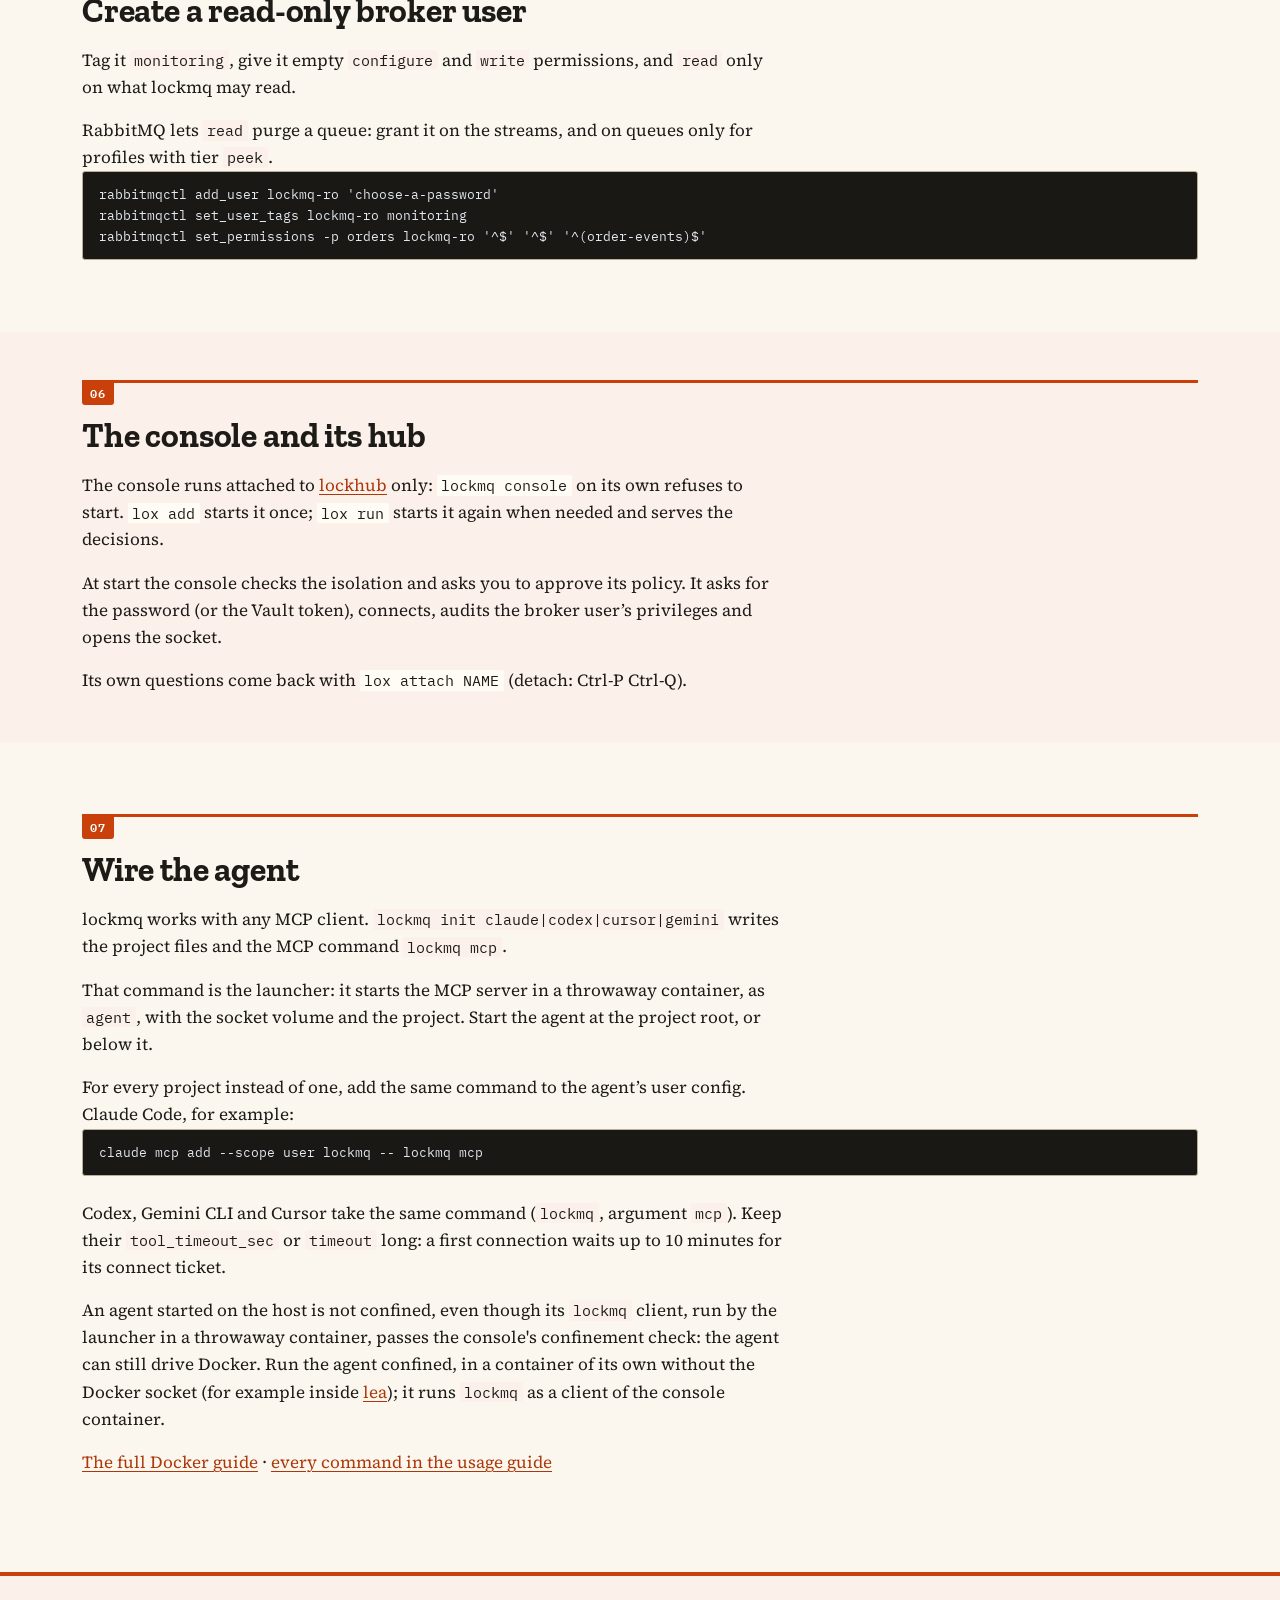
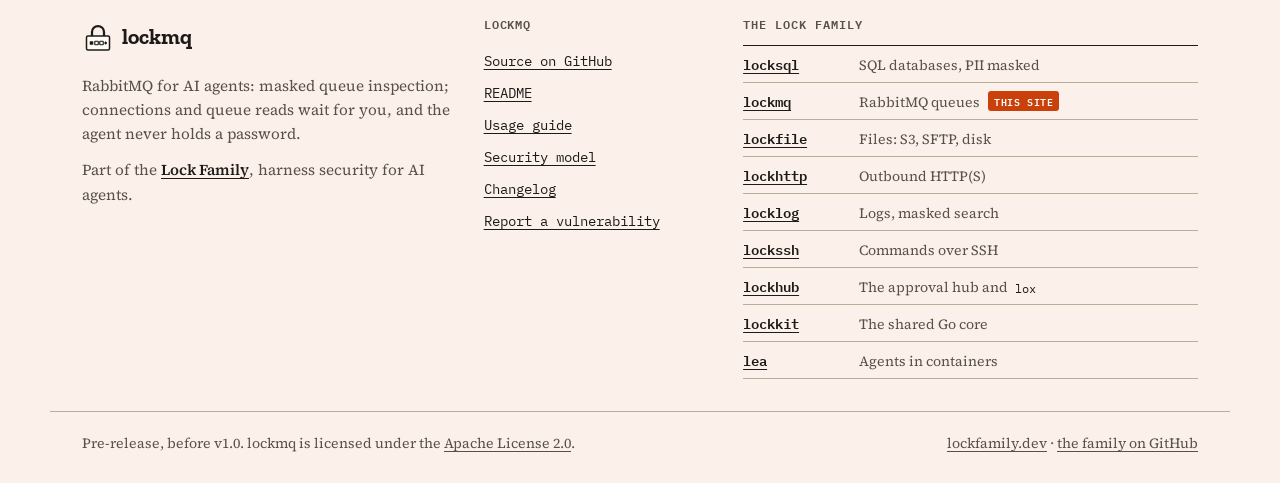
<file: site/install/index.html>
<!doctype html>
<html lang="en" data-accent="lockmq">
<head>
  <meta charset="utf-8">
  <meta name="viewport" content="width=device-width, initial-scale=1">
  <title>Install lockmq: Homebrew or the install script</title>
  <meta name="description" content="Install lockmq with Homebrew or its signed install script, add a broker with lox add, decide in lox run, and wire any MCP agent: Claude Code, Codex, Cursor, Gemini CLI.">
  <meta name="color-scheme" content="light dark">
  <meta name="theme-color" content="#fbf7ee" media="(prefers-color-scheme: light)">
  <meta name="theme-color" content="#1f1d26" media="(prefers-color-scheme: dark)">
  <link rel="canonical" href="https://davidgodefroid.github.io/lockmq/install/">
  <meta property="og:type" content="website">
  <meta property="og:site_name" content="lockmq">
  <meta property="og:title" content="Install lockmq: Homebrew or the install script">
  <meta property="og:description" content="Install lockmq with Homebrew or its signed install script, add a broker with lox add, decide in lox run, and wire any MCP agent: Claude Code, Codex, Cursor, Gemini CLI.">
  <meta property="og:url" content="https://davidgodefroid.github.io/lockmq/install/">
  <meta property="og:image" content="https://davidgodefroid.github.io/lockmq/assets/og.png">
  <meta property="og:image:type" content="image/png">
  <meta property="og:image:width" content="1200">
  <meta property="og:image:height" content="630">
  <meta property="og:image:alt" content="lockmq: your agent reads the queue, you hold the key.">
  <meta property="og:locale" content="en_US">
  <meta name="twitter:card" content="summary_large_image">
  <meta name="twitter:title" content="Install lockmq: Homebrew or the install script">
  <meta name="twitter:description" content="Install lockmq with Homebrew or its signed install script, add a broker with lox add, decide in lox run, and wire any MCP agent: Claude Code, Codex, Cursor, Gemini CLI.">
  <meta name="twitter:image" content="https://davidgodefroid.github.io/lockmq/assets/og.png">
  <meta name="twitter:image:alt" content="lockmq: your agent reads the queue, you hold the key.">
  <link rel="icon" href="../assets/logo.svg" type="image/svg+xml">
  <link rel="apple-touch-icon" href="../assets/apple-touch-icon.png">
  <link rel="preload" href="../assets/fonts/zilla-slab-700.woff2" as="font" type="font/woff2" crossorigin>
  <link rel="preload" href="../assets/fonts/source-serif-4-400.woff2" as="font" type="font/woff2" crossorigin>
  <link rel="stylesheet" href="../assets/tokens.css">
  <link rel="stylesheet" href="../assets/lock-site.css">
  <script src="../assets/anchors.js" defer></script>
  <script src="../assets/copy.js" defer></script>
</head>
<body>
  <a class="skip-link" href="#main">Skip to content</a>
  <header class="site-header">
    <div class="wrap">
      <a class="brand" href="../"><img src="../assets/logo.svg" alt="" width="32" height="32"><span class="wordmark">lockmq</span></a>
      <nav class="site-nav" aria-label="Main">
        <ul>
          <li><a href="../">Home</a></li>
          <li><a href="../install/" aria-current="page">Install</a></li>
          <li><a href="../how-it-works/">How it works</a></li>
          <li><a href="../security/">Security</a></li>
          <li><a href="../faq/">FAQ</a></li>
          <li><a href="https://github.com/DavidGodefroid/lockmq">GitHub</a></li>
        </ul>
      </nav>
    </div>
  </header>
  <main id="main" tabindex="-1">
    <div class="wrap">

<p class="eyebrow">Install · pre-release (before v1.0)</p>
<h1>Install lockmq</h1>
<div class="prose">
  <p class="lead">lockmq runs in Docker. On your machine you need only Docker and the <code>lockmq</code> launcher, a short shell script that runs every command in the signed release image.</p>
  <p>lockmq is a pre-release: the CLI, the MCP tools and the config files may still change before v1.</p>
</div>

<section aria-labelledby="homebrew">
  <h2 id="homebrew">With Homebrew</h2>
  <div class="install">
    <div class="install-head"><span>Install with Homebrew</span></div>
    <pre tabindex="0" aria-label="Install commands"><code><span class="cmd">brew trust davidgodefroid/tap</span>
<span class="cmd">brew install davidgodefroid/tap/lockmq davidgodefroid/tap/lox cosign</span></code></pre>
    <p class="install-note">Homebrew asks you to trust a third-party tap once. lockmq v0.10 takes lockhub’s <code>lox</code> v0.12.0 or later and cosign v2.5.0 or later, which <code>lox</code> verifies every image with; the <code>lockmq</code> formula pulls in neither. <code>brew install davidgodefroid/tap/lockfamily</code> installs the whole family instead, <code>lox</code> and cosign included.</p>
  </div>
  <ol class="steps prose">
    <li><p>In your project, <code>lox add lockmq</code> asks where your broker is (never the password). It writes the profile, wires Claude Code, runs <code>lockmq doctor --fix</code>, shows a short review and starts the console. For Codex, Cursor or Gemini CLI, also run <code>lockmq init codex</code>, <code>cursor</code> or <code>gemini</code>.</p>
      <pre tabindex="0"><code>lox add lockmq</code></pre></li>
    <li><p>In a terminal of its own, outside any agent, keep <code>lox run</code> open. It serves the decisions: every ticket shows up there.</p>
      <pre tabindex="0"><code>lox run</code></pre></li>
    <li><p>Start your agent in the project and ask it about your queues.</p></li>
  </ol>
  <div class="prose">
    <p>With <a href="https://github.com/DavidGodefroid/lea">lea</a>, run <code>lox add</code> in lea’s projects directory. If lea already runs, <code>lea stop</code>, then <code>lea</code>, brings the new lock in. <a href="https://github.com/DavidGodefroid/lockhub/blob/main/docs/lox-add.md">How <code>lox add</code> works</a>.</p>
  </div>
</section>

<section aria-labelledby="script">
  <h2 id="script">Without Homebrew</h2>
  <p class="prose">Download the install script from the release you install, read it, then run it with that release:</p>
  <pre tabindex="0"><code>V=vX.Y.Z
curl -fsSLO "https://raw.githubusercontent.com/DavidGodefroid/lockmq/$V/scripts/install.sh"
less install.sh
LOCKMQ_VERSION=$V sh install.sh</code></pre>
  <div class="prose">
    <p>It checks the release’s cosign signature and checksum, and the image’s signature. Then it installs <code>/usr/local/bin/lockmq</code>, pinned to the verified image digest.</p>
    <p>Linux and macOS (Docker Desktop); on Windows, install it in WSL 2.</p>
    <ul>
      <li><code>lockmq version</code> prints the launcher’s version and its image’s.</li>
      <li><code>lockmq update</code> installs the latest release’s launcher and pulls its image.</li>
      <li><code>LOCKMQ_VAULT=1</code> selects the image with the Vault CLI, for <code>credentials = "vault"</code>.</li>
      <li><code>LOCKMQ_IMAGE</code> runs an image of your own build.</li>
    </ul>
  </div>
</section>

<section aria-labelledby="where">
  <h2 id="where">What runs where</h2>
  <div class="prose">
    <p>The console runs as the <code>lockmq</code> account in its own container. It is the only one that holds the broker credentials and opens broker connections.</p>
    <p>The agent’s MCP server runs as <code>agent</code>, in the <code>lockmq-clients</code> group, in a throwaway container. The two share only the console’s socket volume, and the kernel checks every peer on the socket.</p>
  </div>
</section>

<section aria-labelledby="setup">
  <h2 id="setup">Set up a project by hand</h2>
  <p class="prose"><code>lox add</code> runs these for you. By hand, in the project directory: the agent files, a broker profile, then a check of the setup.</p>
  <pre tabindex="0"><code>lockmq init claude      <span class="cmt"># or codex, cursor, gemini</span>
lockmq profile add
lockmq doctor --fix --yes</code></pre>
  <div class="prose">
    <p><code>profile add</code> asks for the management API URL, the optional AMQP and stream URLs, the vhosts and the user. It asks where the password comes from (<code>ask</code> or <code>vault</code>), never the password itself.</p>
    <p>It also asks whether the profile is production, and whether to allow queue peeks (default no). Flags give the answers instead (<code>--url</code>, <code>--user</code>, <code>--vhost</code>, …), and <code>--non-interactive</code> never asks.</p>
    <p>In a container <code>localhost</code> is the container itself. A broker on your machine is <code>host.docker.internal</code>; a broker container is its name on a network shared with the console.</p>
    <p><code>.lockmq/</code> stays yours: the hub copies it for the console, taking only your own files that no one else can write. <code>doctor --fix</code> repairs what it would refuse, and never follows a symbolic link.</p>
  </div>
</section>

<section aria-labelledby="broker-user">
  <h2 id="broker-user">Create a read-only broker user</h2>
  <div class="prose">
    <p>Tag it <code>monitoring</code>, give it empty <code>configure</code> and <code>write</code> permissions, and <code>read</code> only on what lockmq may read.</p>
    <p>RabbitMQ lets <code>read</code> purge a queue: grant it on the streams, and on queues only for profiles with tier <code>peek</code>.</p>
  </div>
  <pre tabindex="0"><code>rabbitmqctl add_user lockmq-ro 'choose-a-password'
rabbitmqctl set_user_tags lockmq-ro monitoring
rabbitmqctl set_permissions -p orders lockmq-ro '^$' '^$' '^(order-events)$'</code></pre>
</section>

<section aria-labelledby="console">
  <h2 id="console">The console and its hub</h2>
  <div class="prose">
    <p>The console runs attached to <a href="https://github.com/DavidGodefroid/lockhub">lockhub</a> only: <code>lockmq console</code> on its own refuses to start. <code>lox add</code> starts it once; <code>lox run</code> starts it again when needed and serves the decisions.</p>
    <p>At start the console checks the isolation and asks you to approve its policy. It asks for the password (or the Vault token), connects, audits the broker user’s privileges and opens the socket.</p>
    <p>Its own questions come back with <code>lox attach NAME</code> (detach: Ctrl-P Ctrl-Q).</p>
  </div>
</section>

<section aria-labelledby="wire">
  <h2 id="wire">Wire the agent</h2>
  <div class="prose">
    <p>lockmq works with any MCP client. <code>lockmq init claude|codex|cursor|gemini</code> writes the project files and the MCP command <code>lockmq mcp</code>.</p>
    <p>That command is the launcher: it starts the MCP server in a throwaway container, as <code>agent</code>, with the socket volume and the project. Start the agent at the project root, or below it.</p>
    <p>For every project instead of one, add the same command to the agent’s user config. Claude Code, for example:</p>
  </div>
  <pre tabindex="0"><code>claude mcp add --scope user lockmq -- lockmq mcp</code></pre>
  <div class="prose">
    <p>Codex, Gemini CLI and Cursor take the same command (<code>lockmq</code>, argument <code>mcp</code>). Keep their <code>tool_timeout_sec</code> or <code>timeout</code> long: a first connection waits up to 10 minutes for its connect ticket.</p>
    <p>An agent started on the host is not confined, even though its <code>lockmq</code> client, run by the launcher in a throwaway container, passes the console's confinement check: the agent can still drive Docker. Run the agent confined, in a container of its own without the Docker socket (for example inside <a href="https://github.com/DavidGodefroid/lea">lea</a>); it runs <code>lockmq</code> as a client of the console container.</p>
    <p><a href="https://github.com/DavidGodefroid/lockmq/blob/main/docs/docker.md">The full Docker guide</a> · <a href="https://github.com/DavidGodefroid/lockmq/blob/main/docs/usage.md">every command in the usage guide</a></p>
  </div>
</section>

    </div>
  </main>
  <footer class="site-footer">
    <div class="wrap footer-grid">
      <div class="footer-about">
        <a class="brand" href="../"><img src="../assets/logo.svg" alt="" width="32" height="32"><span class="wordmark">lockmq</span></a>
        <p>RabbitMQ for AI agents: masked queue inspection; connections and queue reads wait for you, and the agent never holds a password.</p>
        <p class="family-link">Part of the <a href="https://lockfamily.dev">Lock Family</a>, harness security for AI agents.</p>
      </div>
      <nav aria-labelledby="footer-lock">
        <h2 id="footer-lock">lockmq</h2>
        <ul>
          <li><a href="https://github.com/DavidGodefroid/lockmq">Source on GitHub</a></li>
          <li><a href="https://github.com/DavidGodefroid/lockmq/blob/main/README.md">README</a></li>
          <li><a href="https://github.com/DavidGodefroid/lockmq/blob/main/docs/usage.md">Usage guide</a></li>
          <li><a href="https://github.com/DavidGodefroid/lockmq/blob/main/docs/security-model.md">Security model</a></li>
          <li><a href="https://github.com/DavidGodefroid/lockmq/blob/main/CHANGELOG.md">Changelog</a></li>
          <li><a href="https://github.com/DavidGodefroid/lockmq/blob/main/SECURITY.md">Report a vulnerability</a></li>
        </ul>
      </nav>
      <nav class="family-strip" aria-labelledby="footer-family">
        <h2 id="footer-family">The Lock Family</h2>
        <ul>
          <li data-lock="locksql"><a href="https://github.com/DavidGodefroid/locksql">locksql</a><span>SQL databases, PII masked</span></li>
          <li data-lock="lockmq" aria-current="true"><a href="https://github.com/DavidGodefroid/lockmq">lockmq</a><span>RabbitMQ queues</span></li>
          <li data-lock="lockfile"><a href="https://github.com/DavidGodefroid/lockfile">lockfile</a><span>Files: S3, SFTP, disk</span></li>
          <li data-lock="lockhttp"><a href="https://github.com/DavidGodefroid/lockhttp">lockhttp</a><span>Outbound HTTP(S)</span></li>
          <li data-lock="locklog"><a href="https://github.com/DavidGodefroid/locklog">locklog</a><span>Logs, masked search</span></li>
          <li data-lock="lockssh"><a href="https://github.com/DavidGodefroid/lockssh">lockssh</a><span>Commands over SSH</span></li>
          <li data-lock="lockhub"><a href="https://github.com/DavidGodefroid/lockhub">lockhub</a><span>The approval hub and <code>lox</code></span></li>
          <li data-lock="lockkit"><a href="https://github.com/DavidGodefroid/lockkit">lockkit</a><span>The shared Go core</span></li>
          <li data-lock="lea"><a href="https://github.com/DavidGodefroid/lea">lea</a><span>Agents in containers</span></li>
        </ul>
      </nav>
    </div>
    <div class="wrap footer-bottom">
      <p>Pre-release, before v1.0. lockmq is licensed under the <a href="https://github.com/DavidGodefroid/lockmq/blob/main/LICENSE">Apache License 2.0</a>.</p>
      <p><a href="https://lockfamily.dev">lockfamily.dev</a> · <a href="https://github.com/DavidGodefroid/lockfamily">the family on GitHub</a></p>
    </div>
  </footer>
</body>
</html>
</file>
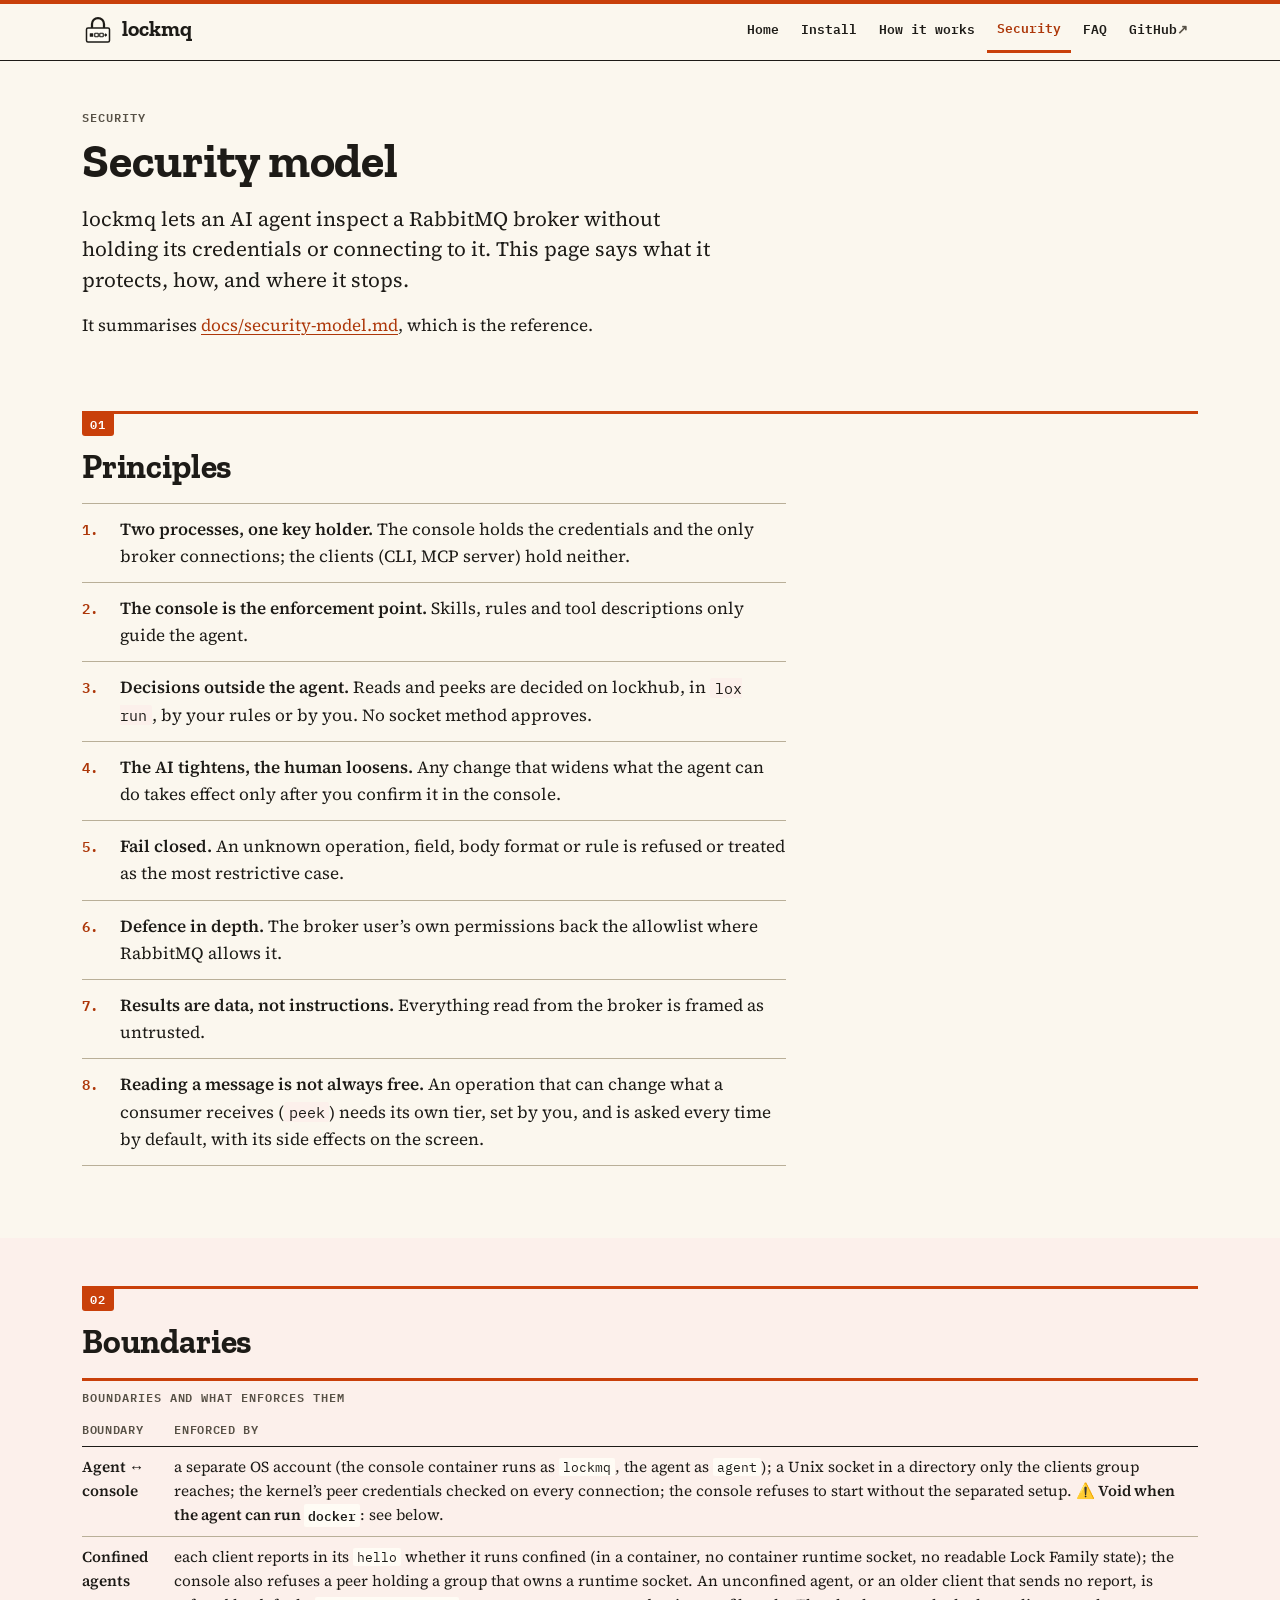
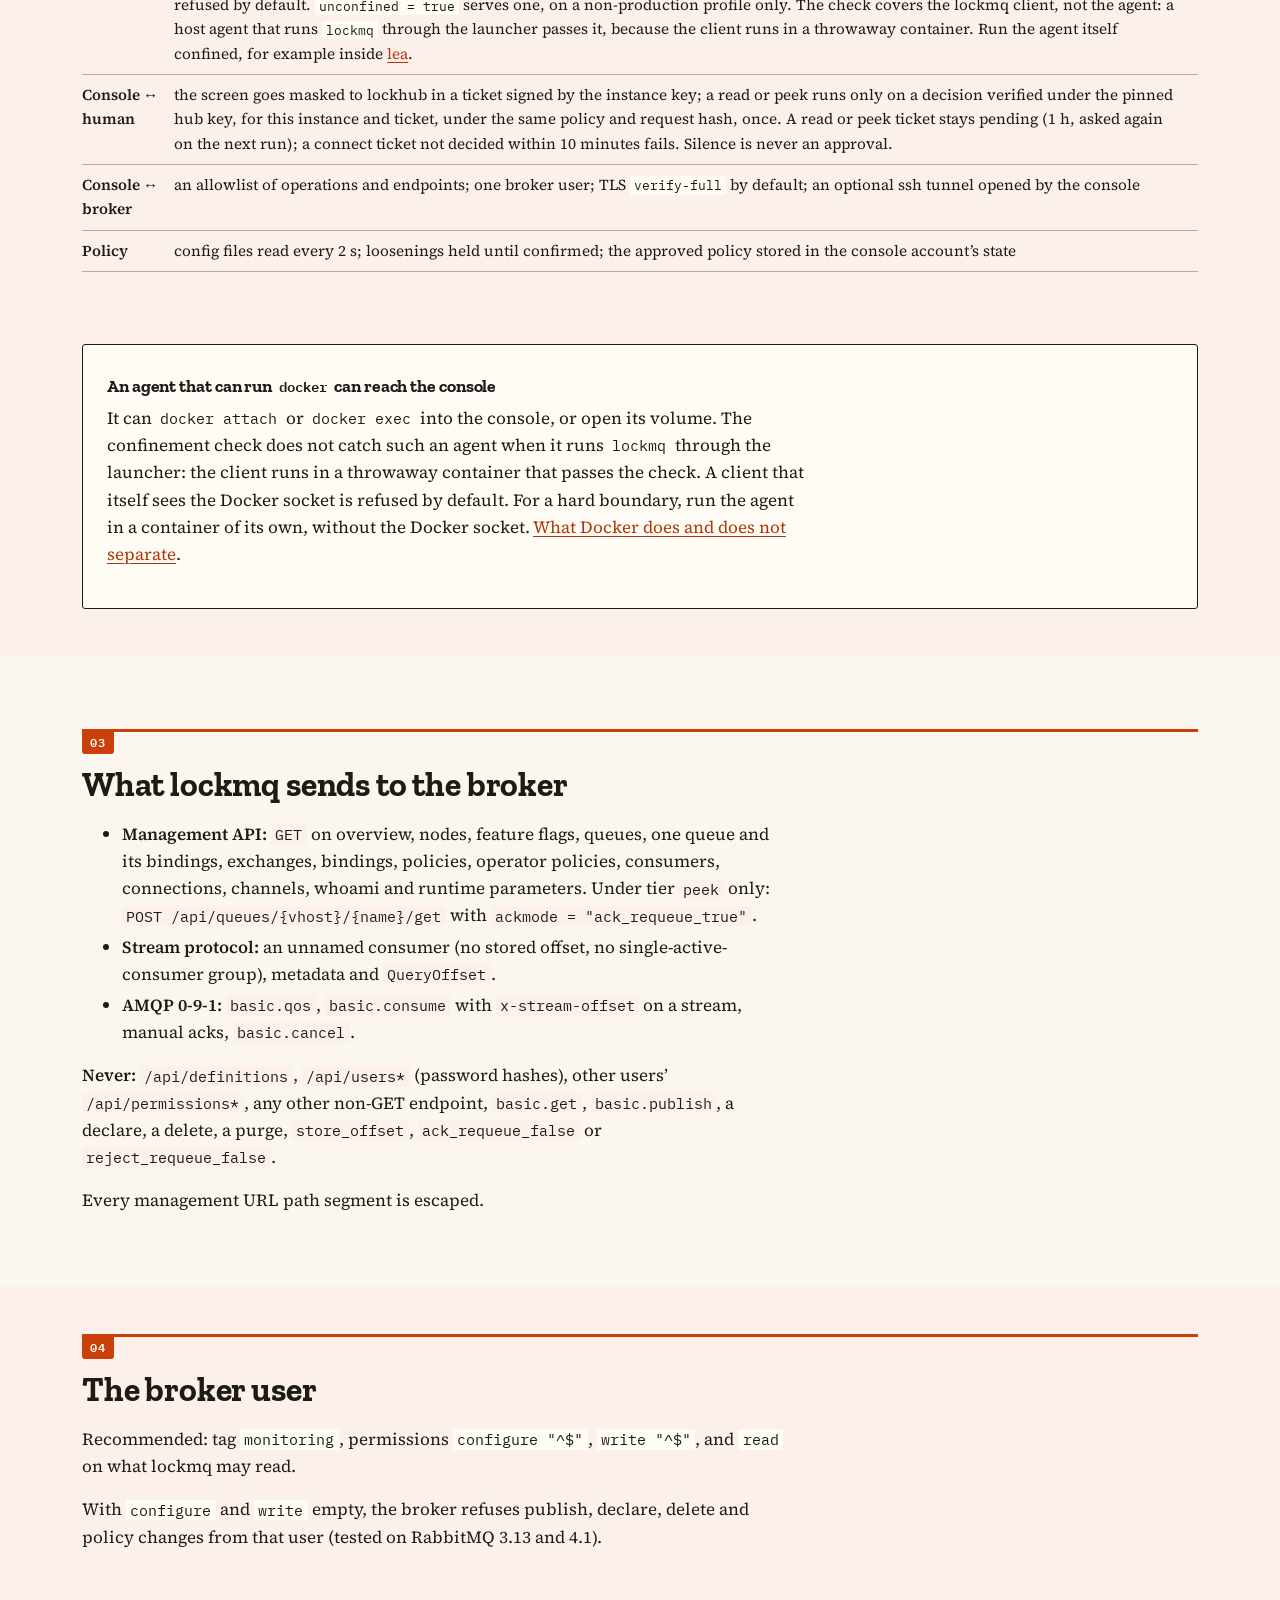
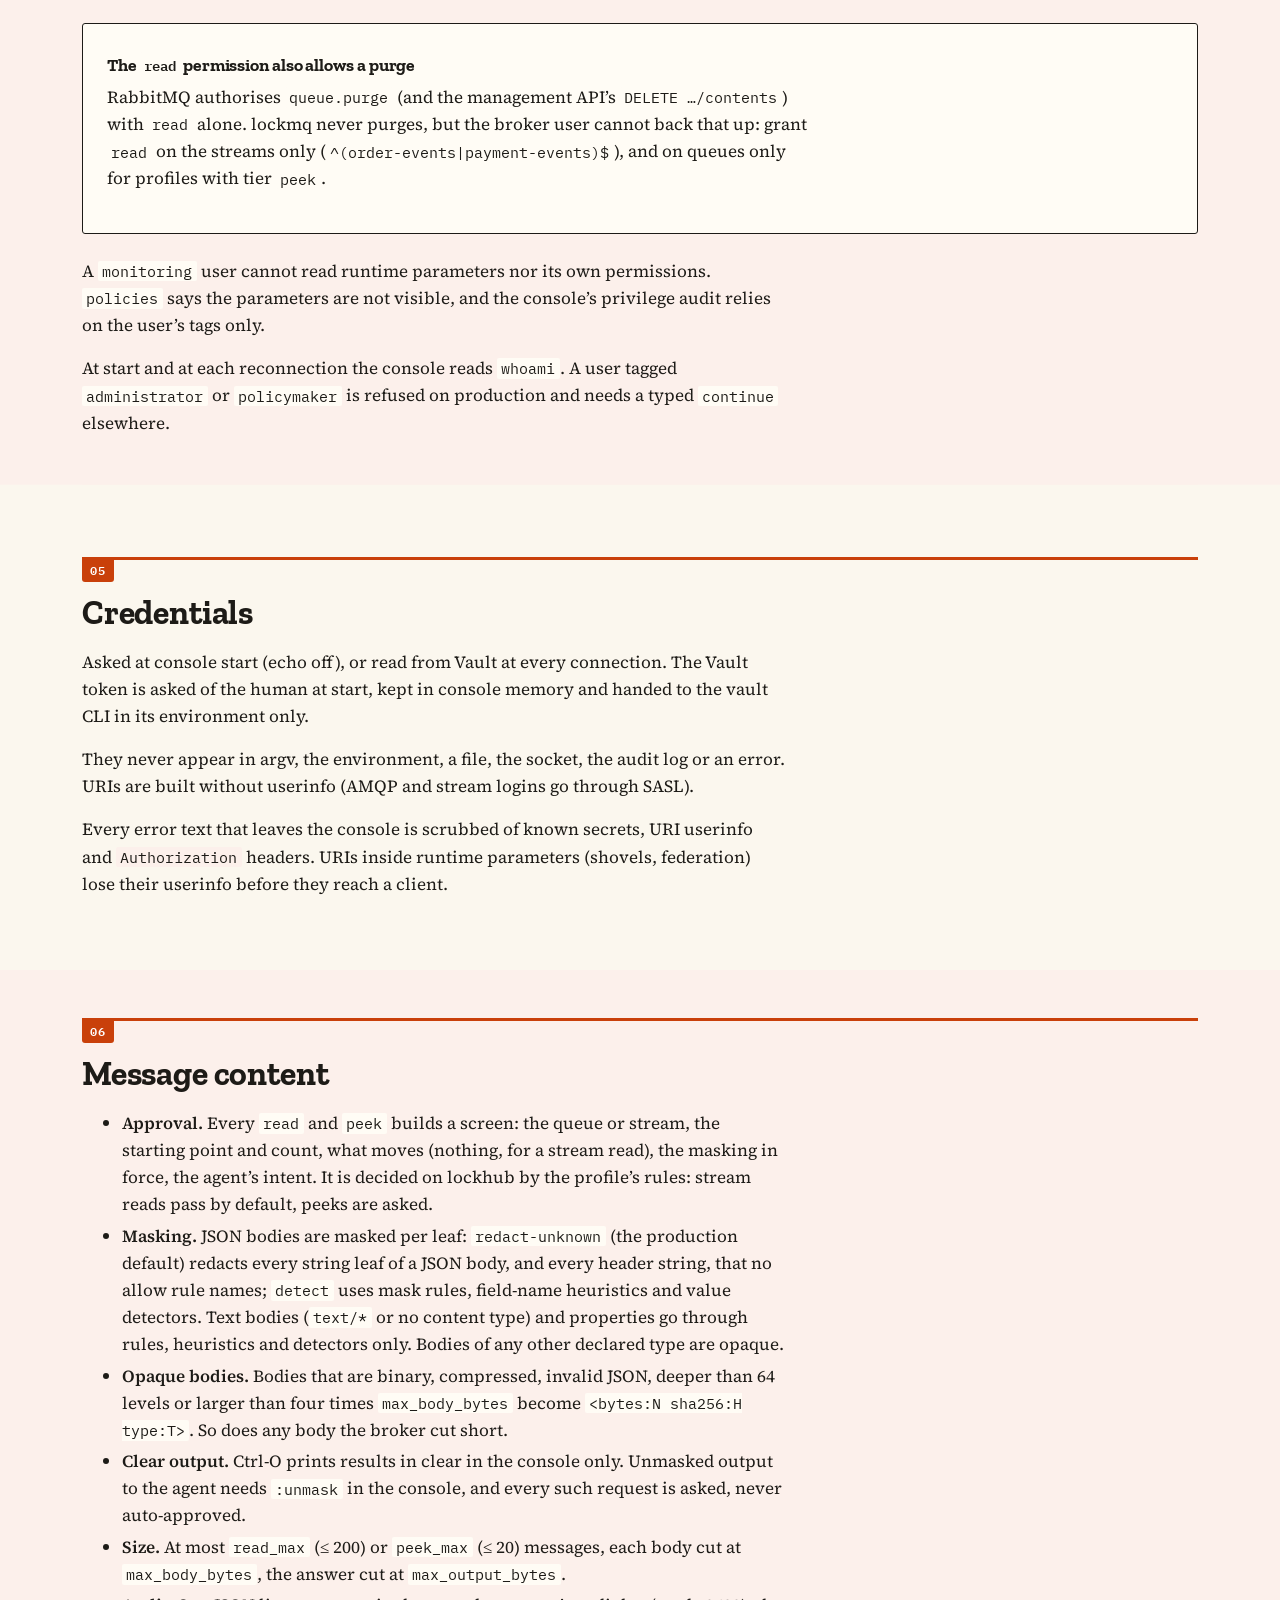
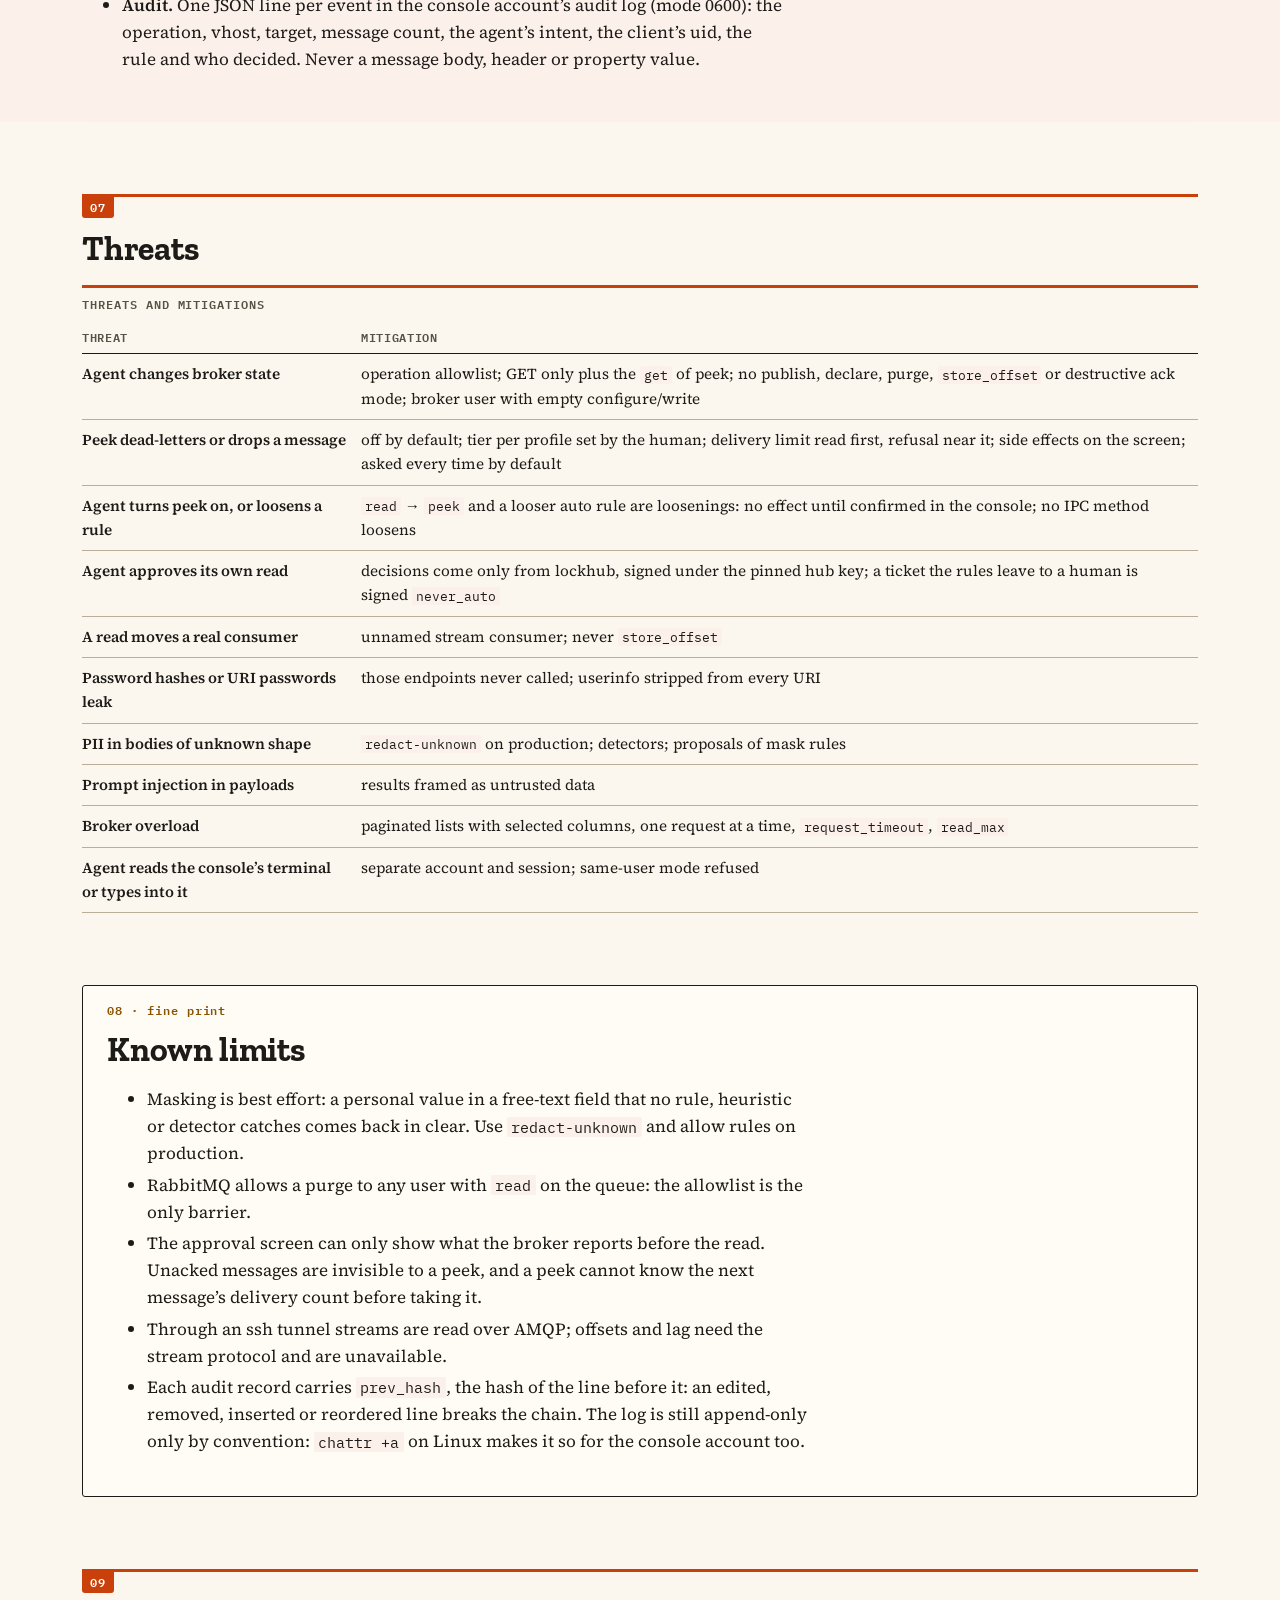
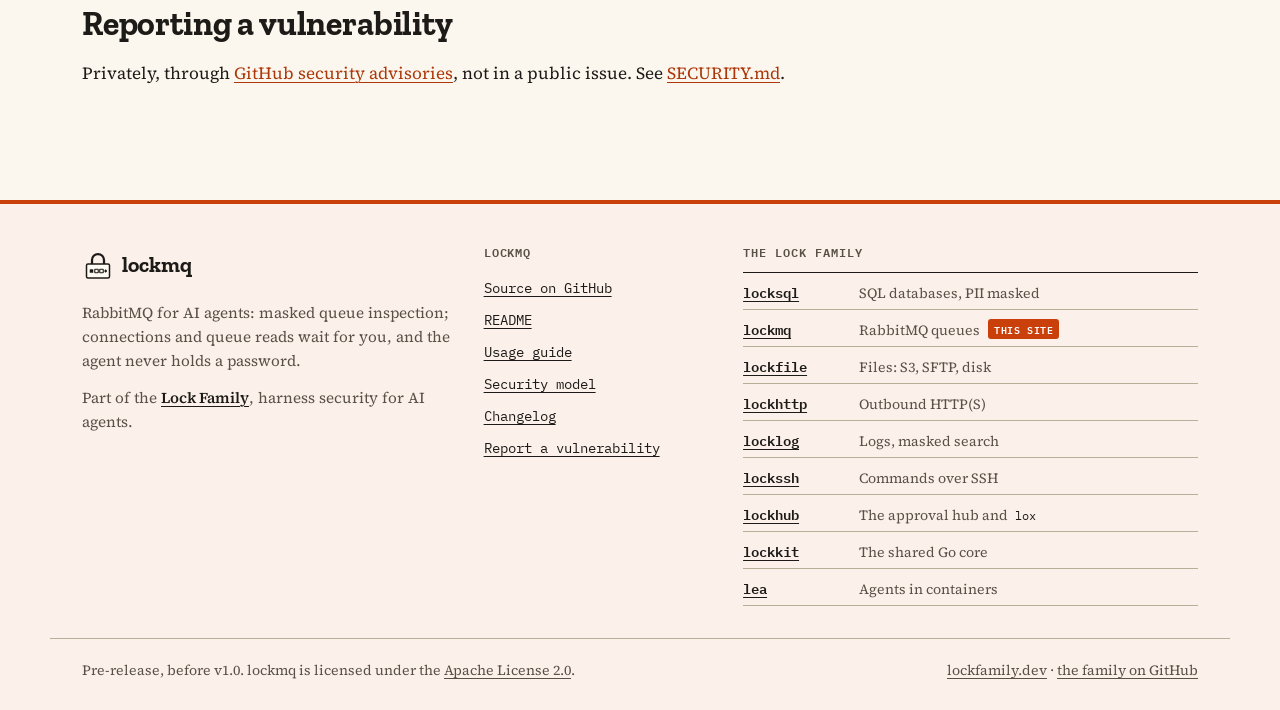
<file: site/security/index.html>
<!doctype html>
<html lang="en" data-accent="lockmq">
<head>
  <meta charset="utf-8">
  <meta name="viewport" content="width=device-width, initial-scale=1">
  <title>lockmq security model</title>
  <meta name="description" content="The lockmq security model: what the console enforces, what it sends to RabbitMQ, the broker user, credentials, message masking, queue peek, threats and known limits.">
  <meta name="color-scheme" content="light dark">
  <meta name="theme-color" content="#fbf7ee" media="(prefers-color-scheme: light)">
  <meta name="theme-color" content="#1f1d26" media="(prefers-color-scheme: dark)">
  <link rel="canonical" href="https://davidgodefroid.github.io/lockmq/security/">
  <meta property="og:type" content="website">
  <meta property="og:site_name" content="lockmq">
  <meta property="og:title" content="lockmq security model">
  <meta property="og:description" content="The lockmq security model: what the console enforces, what it sends to RabbitMQ, the broker user, credentials, message masking, queue peek, threats and known limits.">
  <meta property="og:url" content="https://davidgodefroid.github.io/lockmq/security/">
  <meta property="og:image" content="https://davidgodefroid.github.io/lockmq/assets/og.png">
  <meta property="og:image:type" content="image/png">
  <meta property="og:image:width" content="1200">
  <meta property="og:image:height" content="630">
  <meta property="og:image:alt" content="lockmq: your agent reads the queue, you hold the key.">
  <meta property="og:locale" content="en_US">
  <meta name="twitter:card" content="summary_large_image">
  <meta name="twitter:title" content="lockmq security model">
  <meta name="twitter:description" content="The lockmq security model: what the console enforces, what it sends to RabbitMQ, the broker user, credentials, message masking, queue peek, threats and known limits.">
  <meta name="twitter:image" content="https://davidgodefroid.github.io/lockmq/assets/og.png">
  <meta name="twitter:image:alt" content="lockmq: your agent reads the queue, you hold the key.">
  <link rel="icon" href="../assets/logo.svg" type="image/svg+xml">
  <link rel="apple-touch-icon" href="../assets/apple-touch-icon.png">
  <link rel="preload" href="../assets/fonts/zilla-slab-700.woff2" as="font" type="font/woff2" crossorigin>
  <link rel="preload" href="../assets/fonts/source-serif-4-400.woff2" as="font" type="font/woff2" crossorigin>
  <link rel="stylesheet" href="../assets/tokens.css">
  <link rel="stylesheet" href="../assets/lock-site.css">
  <script src="../assets/anchors.js" defer></script>
  <script src="../assets/copy.js" defer></script>
</head>
<body>
  <a class="skip-link" href="#main">Skip to content</a>
  <header class="site-header">
    <div class="wrap">
      <a class="brand" href="../"><img src="../assets/logo.svg" alt="" width="32" height="32"><span class="wordmark">lockmq</span></a>
      <nav class="site-nav" aria-label="Main">
        <ul>
          <li><a href="../">Home</a></li>
          <li><a href="../install/">Install</a></li>
          <li><a href="../how-it-works/">How it works</a></li>
          <li><a href="../security/" aria-current="page">Security</a></li>
          <li><a href="../faq/">FAQ</a></li>
          <li><a href="https://github.com/DavidGodefroid/lockmq">GitHub</a></li>
        </ul>
      </nav>
    </div>
  </header>
  <main id="main" tabindex="-1">
    <div class="wrap">

<p class="eyebrow">Security</p>
<h1>Security model</h1>
<div class="prose">
  <p class="lead">lockmq lets an AI agent inspect a RabbitMQ broker without holding its credentials or connecting to it. This page says what it protects, how, and where it stops.</p>
  <p>It summarises <a href="https://github.com/DavidGodefroid/lockmq/blob/main/docs/security-model.md">docs/security-model.md</a>, which is the reference.</p>
</div>

<section aria-labelledby="principles">
  <h2 id="principles">Principles</h2>
  <ol class="steps prose">
    <li><strong>Two processes, one key holder.</strong> The console holds the credentials and the only broker connections; the clients (CLI, MCP server) hold neither.</li>
    <li><strong>The console is the enforcement point.</strong> Skills, rules and tool descriptions only guide the agent.</li>
    <li><strong>Decisions outside the agent.</strong> Reads and peeks are decided on lockhub, in <code>lox run</code>, by your rules or by you. No socket method approves.</li>
    <li><strong>The AI tightens, the human loosens.</strong> Any change that widens what the agent can do takes effect only after you confirm it in the console.</li>
    <li><strong>Fail closed.</strong> An unknown operation, field, body format or rule is refused or treated as the most restrictive case.</li>
    <li><strong>Defence in depth.</strong> The broker user’s own permissions back the allowlist where RabbitMQ allows it.</li>
    <li><strong>Results are data, not instructions.</strong> Everything read from the broker is framed as untrusted.</li>
    <li><strong>Reading a message is not always free.</strong> An operation that can change what a consumer receives (<code>peek</code>) needs its own tier, set by you, and is asked every time by default, with its side effects on the screen.</li>
  </ol>
</section>

<section aria-labelledby="boundaries">
  <h2 id="boundaries">Boundaries</h2>
<div class="table-wrap" role="region" aria-label="Boundaries" tabindex="0">
<table>
<caption>Boundaries and what enforces them</caption>
<thead><tr><th scope="col">Boundary</th><th scope="col">Enforced by</th></tr></thead>
<tbody>
<tr><th scope="row">Agent ↔ console</th><td>a separate OS account (the console container runs as <code>lockmq</code>, the agent as <code>agent</code>); a Unix socket in a directory only the clients group reaches; the kernel’s peer credentials checked on every connection; the console refuses to start without the separated setup. <strong>⚠️ Void when the agent can run <code>docker</code></strong>: see below.</td></tr>
<tr><th scope="row">Confined agents</th><td>each client reports in its <code>hello</code> whether it runs confined (in a container, no container runtime socket, no readable Lock Family state); the console also refuses a peer holding a group that owns a runtime socket. An unconfined agent, or an older client that sends no report, is refused by default. <code>unconfined = true</code> serves one, on a non-production profile only. The check covers the lockmq client, not the agent: a host agent that runs <code>lockmq</code> through the launcher passes it, because the client runs in a throwaway container. Run the agent itself confined, for example inside <a href="https://github.com/DavidGodefroid/lea">lea</a>.</td></tr>
<tr><th scope="row">Console ↔ human</th><td>the screen goes masked to lockhub in a ticket signed by the instance key; a read or peek runs only on a decision verified under the pinned hub key, for this instance and ticket, under the same policy and request hash, once. A read or peek ticket stays pending (1 h, asked again on the next run); a connect ticket not decided within 10 minutes fails. Silence is never an approval.</td></tr>
<tr><th scope="row">Console ↔ broker</th><td>an allowlist of operations and endpoints; one broker user; TLS <code>verify-full</code> by default; an optional ssh tunnel opened by the console</td></tr>
<tr><th scope="row">Policy</th><td>config files read every 2 s; loosenings held until confirmed; the approved policy stored in the console account’s state</td></tr>
</tbody>
</table>
</div>
  <div class="limits" role="note" aria-labelledby="docker-note">
    <h3 id="docker-note">An agent that can run <code>docker</code> can reach the console</h3>
    <p class="prose">It can <code>docker attach</code> or <code>docker exec</code> into the console, or open its volume. The confinement check does not catch such an agent when it runs <code>lockmq</code> through the launcher: the client runs in a throwaway container that passes the check. A client that itself sees the Docker socket is refused by default. For a hard boundary, run the agent in a container of its own, without the Docker socket. <a href="https://github.com/DavidGodefroid/lockmq/blob/main/docs/docker.md#what-docker-does-and-does-not-separate">What Docker does and does not separate</a>.</p>
  </div>
</section>

<section aria-labelledby="sends">
  <h2 id="sends">What lockmq sends to the broker</h2>
  <div class="prose">
    <ul>
      <li><strong>Management API:</strong> <code>GET</code> on overview, nodes, feature flags, queues, one queue and its bindings, exchanges, bindings, policies, operator policies, consumers, connections, channels, whoami and runtime parameters. Under tier <code>peek</code> only: <code>POST /api/queues/{vhost}/{name}/get</code> with <code>ackmode = "ack_requeue_true"</code>.</li>
      <li><strong>Stream protocol:</strong> an unnamed consumer (no stored offset, no single-active-consumer group), metadata and <code>QueryOffset</code>.</li>
      <li><strong>AMQP 0-9-1:</strong> <code>basic.qos</code>, <code>basic.consume</code> with <code>x-stream-offset</code> on a stream, manual acks, <code>basic.cancel</code>.</li>
    </ul>
    <p><strong>Never:</strong> <code>/api/definitions</code>, <code>/api/users*</code> (password hashes), other users’ <code>/api/permissions*</code>, any other non-GET endpoint, <code>basic.get</code>, <code>basic.publish</code>, a declare, a delete, a purge, <code>store_offset</code>, <code>ack_requeue_false</code> or <code>reject_requeue_false</code>.</p>
    <p>Every management URL path segment is escaped.</p>
  </div>
</section>

<section aria-labelledby="broker-user">
  <h2 id="broker-user">The broker user</h2>
  <div class="prose">
    <p>Recommended: tag <code>monitoring</code>, permissions <code>configure "^$"</code>, <code>write "^$"</code>, and <code>read</code> on what lockmq may read.</p>
    <p>With <code>configure</code> and <code>write</code> empty, the broker refuses publish, declare, delete and policy changes from that user (tested on RabbitMQ 3.13 and 4.1).</p>
  </div>
  <div class="limits" role="note" aria-labelledby="purge">
    <h3 id="purge">The <code>read</code> permission also allows a purge</h3>
    <p class="prose">RabbitMQ authorises <code>queue.purge</code> (and the management API’s <code>DELETE …/contents</code>) with <code>read</code> alone. lockmq never purges, but the broker user cannot back that up: grant <code>read</code> on the streams only (<code>^(order-events|payment-events)$</code>), and on queues only for profiles with tier <code>peek</code>.</p>
  </div>
  <div class="prose">
    <p>A <code>monitoring</code> user cannot read runtime parameters nor its own permissions. <code>policies</code> says the parameters are not visible, and the console’s privilege audit relies on the user’s tags only.</p>
    <p>At start and at each reconnection the console reads <code>whoami</code>. A user tagged <code>administrator</code> or <code>policymaker</code> is refused on production and needs a typed <code>continue</code> elsewhere.</p>
  </div>
</section>

<section aria-labelledby="credentials">
  <h2 id="credentials">Credentials</h2>
  <div class="prose">
    <p>Asked at console start (echo off), or read from Vault at every connection. The Vault token is asked of the human at start, kept in console memory and handed to the vault CLI in its environment only.</p>
    <p>They never appear in argv, the environment, a file, the socket, the audit log or an error. URIs are built without userinfo (AMQP and stream logins go through SASL).</p>
    <p>Every error text that leaves the console is scrubbed of known secrets, URI userinfo and <code>Authorization</code> headers. URIs inside runtime parameters (shovels, federation) lose their userinfo before they reach a client.</p>
  </div>
</section>

<section aria-labelledby="content">
  <h2 id="content">Message content</h2>
  <div class="prose">
    <ul>
      <li><strong>Approval.</strong> Every <code>read</code> and <code>peek</code> builds a screen: the queue or stream, the starting point and count, what moves (nothing, for a stream read), the masking in force, the agent’s intent. It is decided on lockhub by the profile’s rules: stream reads pass by default, peeks are asked.</li>
      <li><strong>Masking.</strong> JSON bodies are masked per leaf: <code>redact-unknown</code> (the production default) redacts every string leaf of a JSON body, and every header string, that no allow rule names; <code>detect</code> uses mask rules, field-name heuristics and value detectors. Text bodies (<code>text/*</code> or no content type) and properties go through rules, heuristics and detectors only. Bodies of any other declared type are opaque.</li>
      <li><strong>Opaque bodies.</strong> Bodies that are binary, compressed, invalid JSON, deeper than 64 levels or larger than four times <code>max_body_bytes</code> become <code>&lt;bytes:N sha256:H type:T&gt;</code>. So does any body the broker cut short.</li>
      <li><strong>Clear output.</strong> Ctrl-O prints results in clear in the console only. Unmasked output to the agent needs <code>:unmask</code> in the console, and every such request is asked, never auto-approved.</li>
      <li><strong>Size.</strong> At most <code>read_max</code> (≤ 200) or <code>peek_max</code> (≤ 20) messages, each body cut at <code>max_body_bytes</code>, the answer cut at <code>max_output_bytes</code>.</li>
      <li><strong>Audit.</strong> One JSON line per event in the console account’s audit log (mode 0600): the operation, vhost, target, message count, the agent’s intent, the client’s uid, the rule and who decided. Never a message body, header or property value.</li>
    </ul>
  </div>
</section>

<section aria-labelledby="threats">
  <h2 id="threats">Threats</h2>
<div class="table-wrap" role="region" aria-label="Threats and mitigations" tabindex="0">
<table>
<caption>Threats and mitigations</caption>
<thead><tr><th scope="col">Threat</th><th scope="col">Mitigation</th></tr></thead>
<tbody>
<tr><th scope="row">Agent changes broker state</th><td>operation allowlist; GET only plus the <code>get</code> of peek; no publish, declare, purge, <code>store_offset</code> or destructive ack mode; broker user with empty configure/write</td></tr>
<tr><th scope="row">Peek dead-letters or drops a message</th><td>off by default; tier per profile set by the human; delivery limit read first, refusal near it; side effects on the screen; asked every time by default</td></tr>
<tr><th scope="row">Agent turns peek on, or loosens a rule</th><td><code>read</code> → <code>peek</code> and a looser auto rule are loosenings: no effect until confirmed in the console; no IPC method loosens</td></tr>
<tr><th scope="row">Agent approves its own read</th><td>decisions come only from lockhub, signed under the pinned hub key; a ticket the rules leave to a human is signed <code>never_auto</code></td></tr>
<tr><th scope="row">A read moves a real consumer</th><td>unnamed stream consumer; never <code>store_offset</code></td></tr>
<tr><th scope="row">Password hashes or URI passwords leak</th><td>those endpoints never called; userinfo stripped from every URI</td></tr>
<tr><th scope="row">PII in bodies of unknown shape</th><td><code>redact-unknown</code> on production; detectors; proposals of mask rules</td></tr>
<tr><th scope="row">Prompt injection in payloads</th><td>results framed as untrusted data</td></tr>
<tr><th scope="row">Broker overload</th><td>paginated lists with selected columns, one request at a time, <code>request_timeout</code>, <code>read_max</code></td></tr>
<tr><th scope="row">Agent reads the console’s terminal or types into it</th><td>separate account and session; same-user mode refused</td></tr>
</tbody>
</table>
</div>
</section>

<section class="limits" aria-labelledby="limits">
  <h2 id="limits">Known limits</h2>
  <ul class="prose">
    <li>Masking is best effort: a personal value in a free-text field that no rule, heuristic or detector catches comes back in clear. Use <code>redact-unknown</code> and allow rules on production.</li>
    <li>RabbitMQ allows a purge to any user with <code>read</code> on the queue: the allowlist is the only barrier.</li>
    <li>The approval screen can only show what the broker reports before the read. Unacked messages are invisible to a peek, and a peek cannot know the next message’s delivery count before taking it.</li>
    <li>Through an ssh tunnel streams are read over AMQP; offsets and lag need the stream protocol and are unavailable.</li>
    <li>Each audit record carries <code>prev_hash</code>, the hash of the line before it: an edited, removed, inserted or reordered line breaks the chain. The log is still append-only only by convention: <code>chattr +a</code> on Linux makes it so for the console account too.</li>
  </ul>
</section>

<section aria-labelledby="report">
  <h2 id="report">Reporting a vulnerability</h2>
  <p class="prose">Privately, through <a href="https://github.com/DavidGodefroid/lockmq/security/advisories/new">GitHub security advisories</a>, not in a public issue. See <a href="https://github.com/DavidGodefroid/lockmq/blob/main/SECURITY.md">SECURITY.md</a>.</p>
</section>

    </div>
  </main>
  <footer class="site-footer">
    <div class="wrap footer-grid">
      <div class="footer-about">
        <a class="brand" href="../"><img src="../assets/logo.svg" alt="" width="32" height="32"><span class="wordmark">lockmq</span></a>
        <p>RabbitMQ for AI agents: masked queue inspection; connections and queue reads wait for you, and the agent never holds a password.</p>
        <p class="family-link">Part of the <a href="https://lockfamily.dev">Lock Family</a>, harness security for AI agents.</p>
      </div>
      <nav aria-labelledby="footer-lock">
        <h2 id="footer-lock">lockmq</h2>
        <ul>
          <li><a href="https://github.com/DavidGodefroid/lockmq">Source on GitHub</a></li>
          <li><a href="https://github.com/DavidGodefroid/lockmq/blob/main/README.md">README</a></li>
          <li><a href="https://github.com/DavidGodefroid/lockmq/blob/main/docs/usage.md">Usage guide</a></li>
          <li><a href="https://github.com/DavidGodefroid/lockmq/blob/main/docs/security-model.md">Security model</a></li>
          <li><a href="https://github.com/DavidGodefroid/lockmq/blob/main/CHANGELOG.md">Changelog</a></li>
          <li><a href="https://github.com/DavidGodefroid/lockmq/blob/main/SECURITY.md">Report a vulnerability</a></li>
        </ul>
      </nav>
      <nav class="family-strip" aria-labelledby="footer-family">
        <h2 id="footer-family">The Lock Family</h2>
        <ul>
          <li data-lock="locksql"><a href="https://github.com/DavidGodefroid/locksql">locksql</a><span>SQL databases, PII masked</span></li>
          <li data-lock="lockmq" aria-current="true"><a href="https://github.com/DavidGodefroid/lockmq">lockmq</a><span>RabbitMQ queues</span></li>
          <li data-lock="lockfile"><a href="https://github.com/DavidGodefroid/lockfile">lockfile</a><span>Files: S3, SFTP, disk</span></li>
          <li data-lock="lockhttp"><a href="https://github.com/DavidGodefroid/lockhttp">lockhttp</a><span>Outbound HTTP(S)</span></li>
          <li data-lock="locklog"><a href="https://github.com/DavidGodefroid/locklog">locklog</a><span>Logs, masked search</span></li>
          <li data-lock="lockssh"><a href="https://github.com/DavidGodefroid/lockssh">lockssh</a><span>Commands over SSH</span></li>
          <li data-lock="lockhub"><a href="https://github.com/DavidGodefroid/lockhub">lockhub</a><span>The approval hub and <code>lox</code></span></li>
          <li data-lock="lockkit"><a href="https://github.com/DavidGodefroid/lockkit">lockkit</a><span>The shared Go core</span></li>
          <li data-lock="lea"><a href="https://github.com/DavidGodefroid/lea">lea</a><span>Agents in containers</span></li>
        </ul>
      </nav>
    </div>
    <div class="wrap footer-bottom">
      <p>Pre-release, before v1.0. lockmq is licensed under the <a href="https://github.com/DavidGodefroid/lockmq/blob/main/LICENSE">Apache License 2.0</a>.</p>
      <p><a href="https://lockfamily.dev">lockfamily.dev</a> · <a href="https://github.com/DavidGodefroid/lockfamily">the family on GitHub</a></p>
    </div>
  </footer>
</body>
</html>
</file>
<file: site/assets/tokens.css>
/* Lock Family identity tokens: "the signed ticket".
   Fonts, colours, spacing for lockfamily.dev and the per-tool sites.
   Self-hosted fonts (SIL OFL 1.1, assets/fonts/), no third-party request.
   docs/identity.md documents every token; tests/test_site.py keeps the
   two in step and checks the WCAG AA contrast of the pairs it lists. */

@font-face {
  font-family: "Zilla Slab";
  src: url("fonts/zilla-slab-700.woff2") format("woff2");
  font-weight: 700; font-style: normal; font-display: swap;
}
@font-face {
  font-family: "Source Serif 4";
  src: url("fonts/source-serif-4-400.woff2") format("woff2");
  font-weight: 400; font-style: normal; font-display: swap;
}
@font-face {
  font-family: "Source Serif 4";
  src: url("fonts/source-serif-4-400-italic.woff2") format("woff2");
  font-weight: 400; font-style: italic; font-display: swap;
}
@font-face {
  font-family: "Source Serif 4";
  src: url("fonts/source-serif-4-600.woff2") format("woff2");
  font-weight: 600; font-style: normal; font-display: swap;
}
@font-face {
  font-family: "IBM Plex Mono";
  src: url("fonts/ibm-plex-mono-400.woff2") format("woff2");
  font-weight: 400; font-style: normal; font-display: swap;
}
@font-face {
  font-family: "IBM Plex Mono";
  src: url("fonts/ibm-plex-mono-600.woff2") format("woff2");
  font-weight: 600; font-style: normal; font-display: swap;
}

:root {
  /* type */
  --font-display: "Zilla Slab", "Rockwell", "Roboto Slab", Georgia, serif;
  --font-text: "Source Serif 4", "Iowan Old Style", "Palatino Linotype", Georgia, serif;
  --font-mono: "IBM Plex Mono", ui-monospace, SFMono-Regular, Menlo, Consolas, monospace;

  /* paper (light): a printed ticket on a desk */
  --paper: #fbf7ee;    /* page */
  --paper-2: #f3ecdd;  /* stub, neutral bands */
  --card: #fffcf5;     /* the ticket's face */
  --ink: #1d1b17;      /* text, logos */
  --ink-2: #575146;    /* secondary text, control borders */
  --rule: #b9af98;     /* ledger lines, perforations (decorative) */
  --sign: #1f4a9c;     /* signature ink: links, a human's decision */
  --stamp: #a8201a;    /* the denial stamp */
  --auto: #2d6a35;     /* approved by a rule */
  --asked: #8a5300;    /* waiting for you */
  --mask: #0e6158;     /* masked values, the hub */
  --agent: #2a55a8;    /* the agent's request */
  --accent: #2346d2; --on-accent: #ffffff; --accent-ink: #2346d2; --accent-tint: #ebeffc; --accent-stock: #c8d1f7; --accent-stock-2: #d4c8f7;
  --term-bg: #1a1814;  /* lox run: a real terminal, dark in both themes */
  --term-text: #e2e8f0;
  --term-dim: #94a3b8;

  /* space: a 4px base */
  --s-1: 4px; --s-2: 8px; --s-3: 12px; --s-4: 16px;
  --s-5: 24px; --s-6: 32px; --s-7: 48px; --s-8: 72px;
  --gutter: 16px;
  --measure: 40rem;
  --radius: 3px;       /* paper has corners */
  --rule-w: 1px;
  --perf: 2px dashed var(--rule);
  color-scheme: light;
}

/* dusk (dark): a dyed dark stock, lifted off black; cream ink stays warm */
@media (prefers-color-scheme: dark) {
  :root {
    --paper: #1f1d26;
    --paper-2: #282531;
    --card: #2f2c3a;
    --ink: #ede6d6;
    --ink-2: #bdb5a3;
    --rule: #5a546c;
    --sign: #a3bdff;
    --stamp: #ff9384;
    --auto: #7fcf8a;
    --asked: #e8b860;
    --mask: #6fd9c8;
    --agent: #89b4fa;
    --accent: #889cf0; --on-accent: #14120e; --accent-ink: #889cf0; --accent-tint: #202548; --accent-stock: #1d307c; --accent-stock-2: #2b1763;
    --term-bg: #121017;
    color-scheme: dark;
  }
}

@media (min-width: 768px) { :root { --gutter: 32px; } }

/* Product accents (site-kit/COLOUR.md). Put data-accent="<product>" on
   <html> (a Lock site) or on any element (one Lock's row on the family
   page); without it the family's cobalt applies.
   --accent        fills: buttons, chips, thick rules, the ticket's shadow
   --on-accent     text on --accent
   --accent-ink    the accent as text and links, AA on every ground below
   --accent-tint   a pale band or tile
   --accent-stock  the hero's coloured stock; -2 is the end of its wash */
/* accents:begin (generated by site-kit/tools/accents.py, do not edit by hand) */
[data-accent="lockfamily"] { --accent: #2346d2; --on-accent: #ffffff; --accent-ink: #2346d2; --accent-tint: #ebeffc; --accent-stock: #c8d1f7; --accent-stock-2: #d4c8f7; }
[data-accent="locksql"] { --accent: #6d35d8; --on-accent: #ffffff; --accent-ink: #6933cf; --accent-tint: #f1ebfc; --accent-stock: #d8c8f7; --accent-stock-2: #efc8f7; }
[data-accent="lockmq"] { --accent: #c9400a; --on-accent: #ffffff; --accent-ink: #ad3709; --accent-tint: #fcf0eb; --accent-stock: #f7d5c8; --accent-stock-2: #f7e6c8; }
[data-accent="lockfile"] { --accent: #c21f6a; --on-accent: #ffffff; --accent-ink: #af1c5f; --accent-tint: #fcebf3; --accent-stock: #f7c8dd; --accent-stock-2: #f7c8f0; }
[data-accent="lockhttp"] { --accent: #0672a3; --on-accent: #ffffff; --accent-ink: #066b99; --accent-tint: #ebf7fc; --accent-stock: #c8e8f7; --accent-stock-2: #c8f7f1; }
[data-accent="locklog"] { --accent: #1c7c3c; --on-accent: #ffffff; --accent-ink: #1b7a3b; --accent-tint: #ebfcf1; --accent-stock: #c8f7d7; --accent-stock-2: #d3f7c8; }
[data-accent="lockssh"] { --accent: #5d7500; --on-accent: #ffffff; --accent-ink: #5b7300; --accent-tint: #f8fceb; --accent-stock: #edf7c8; --accent-stock-2: #d5f7c8; }
[data-accent="lea"] { --accent: #9a2bb3; --on-accent: #ffffff; --accent-ink: #9128a8; --accent-tint: #f9ebfc; --accent-stock: #eec8f7; --accent-stock-2: #f7c8e8; }
[data-accent="lockhub"] { --accent: #0b7a70; --on-accent: #ffffff; --accent-ink: #0a7067; --accent-tint: #ebfcfa; --accent-stock: #c8f7f2; --accent-stock-2: #c8e5f7; }
[data-accent="lockkit"] { --accent: #9a5f00; --on-accent: #ffffff; --accent-ink: #885400; --accent-tint: #fcf5eb; --accent-stock: #f7e5c8; --accent-stock-2: #f7d3c8; }
@media (prefers-color-scheme: dark) {
  [data-accent="lockfamily"] { --accent: #889cf0; --on-accent: #14120e; --accent-ink: #889cf0; --accent-tint: #202548; --accent-stock: #1d307c; --accent-stock-2: #2b1763; }
  [data-accent="locksql"] { --accent: #ad8af0; --on-accent: #14120e; --accent-ink: #ad8af0; --accent-tint: #2f224a; --accent-stock: #3e1d7c; --accent-stock-2: #541660; }
  [data-accent="lockmq"] { --accent: #ef9f80; --on-accent: #14120e; --accent-ink: #ef9f80; --accent-tint: #412420; --accent-stock: #672f18; --accent-stock-2: #42300f; }
  [data-accent="lockfile"] { --accent: #f18dbb; --on-accent: #14120e; --accent-ink: #f18dbb; --accent-tint: #401d34; --accent-stock: #781c46; --accent-stock-2: #5a1550; }
  [data-accent="lockhttp"] { --accent: #80cdef; --on-accent: #14120e; --accent-ink: #80cdef; --accent-tint: #1a2e3f; --accent-stock: #15455b; --accent-stock-2: #0d3833; }
  [data-accent="locklog"] { --accent: #80efa5; --on-accent: #14120e; --accent-ink: #80efa5; --accent-tint: #1e302a; --accent-stock: #114a24; --accent-stock-2: #193b0e; }
  [data-accent="lockssh"] { --accent: #d8ef80; --on-accent: #14120e; --accent-ink: #d8ef80; --accent-tint: #2b2f1e; --accent-stock: #384210; --accent-stock-2: #1b3b0e; }
  [data-accent="lea"] { --accent: #df8df1; --on-accent: #14120e; --accent-ink: #df8df1; --accent-tint: #382042; --accent-stock: #671c78; --accent-stock-2: #5d1646; }
  [data-accent="lockhub"] { --accent: #80efe5; --on-accent: #14120e; --accent-ink: #80efe5; --accent-tint: #1b3035; --accent-stock: #104641; --accent-stock-2: #12364c; }
  [data-accent="lockkit"] { --accent: #efc580; --on-accent: #14120e; --accent-ink: #efc580; --accent-tint: #382a1e; --accent-stock: #533a13; --accent-stock-2: #562514; }
}
/* accents:end */
</file>
<file: site/assets/lock-site.css>
/* lock-site.css: the shared stylesheet of the Lock sites (locksql, lockmq,
   lockfile, lockhttp, locklog). Identical bytes in every Lock repo.

   The family identity, "a printed ticket that a human signs", on coloured
   stock: lockfamily/docs/identity.md and site-kit/COLOUR.md. Link
   tokens.css first (fonts, colours, space, the accents), then this file,
   and name the product once: <html data-accent="locksql">. No build step,
   no third-party request.

   It styles the shared shell (header, hero, install box, footer, family
   strip) and every content class the Lock sites use, under their old names,
   so a site migrates by swapping the stylesheet and its header, hero and
   footer, not by rewriting its pages. See the kit's KIT.md. */

/* ---------- base ---------- */

*, *::before, *::after { box-sizing: border-box; }
html { -webkit-text-size-adjust: 100%; text-size-adjust: 100%; }
body {
  margin: 0;
  background: var(--paper);
  color: var(--ink);
  font: 400 1.0625rem/1.6 var(--font-text);
  font-kerning: normal;
  overflow-wrap: break-word;
  overflow-x: hidden;
}
img, svg, video { max-width: 100%; height: auto; }
a { color: var(--accent-ink); text-underline-offset: 3px; text-decoration-thickness: 1px; }
a:hover { text-decoration-thickness: 2px; }
:focus-visible { outline: 3px solid var(--accent-ink); outline-offset: 3px; }
[id] { scroll-margin-top: 5rem; }

h1, h2, h3 {
  font-family: var(--font-display); font-weight: 700; line-height: 1.12;
  letter-spacing: -0.005em; text-wrap: balance;
}
h1 { font-size: clamp(2rem, 1.4rem + 2.6vw, 3rem); margin: var(--s-7) 0 var(--s-4); max-width: 24ch; }
h2 { font-size: clamp(1.5rem, 1.2rem + 1.2vw, 2.1rem); margin: var(--s-8) 0 var(--s-4); max-width: 30ch; }
h3 { font-size: 1.25rem; margin: var(--s-6) 0 var(--s-2); }
h1 code, h2 code, h3 code { font-size: 0.82em; font-weight: 600; }
p, ul, ol { margin: 0 0 var(--s-4); }
li + li { margin-top: var(--s-1); }
strong { font-weight: 600; }

code, kbd, pre { font-family: var(--font-mono); }
code { font-size: 0.86em; }
:not(pre) > code {
  padding: 0.05em 0.3em; border-radius: 2px;
  background: var(--accent-tint); color: var(--ink);
  overflow-wrap: anywhere;
}
kbd {
  display: inline-block; padding: 0 0.4em; line-height: 1.4; font-size: 0.86em;
  border: 1px solid var(--ink-2); border-bottom-width: 2px; border-radius: var(--radius);
  background: var(--card); color: var(--ink);
}

.wrap { width: 100%; max-width: 1180px; margin: 0 auto; padding: 0 var(--gutter); }
main { display: block; outline: none; padding-bottom: var(--s-7); counter-reset: clause; }
.prose { max-width: 44rem; }
.prose > :last-child { margin-bottom: 0; }

/* A printed form's label: mono, small, spaced capitals. */
.label, .eyebrow, caption, .site-footer h2 {
  font: 600 0.75rem/1.4 var(--font-mono); letter-spacing: 0.08em; text-transform: uppercase; color: var(--ink-2);
}

.visually-hidden {
  position: absolute !important; width: 1px; height: 1px; margin: -1px; padding: 0; border: 0;
  overflow: hidden; clip: rect(0 0 0 0); white-space: nowrap;
}
.skip-link {
  position: absolute; left: var(--s-2); top: -60px; z-index: 100;
  background: var(--ink); color: var(--paper); padding: var(--s-2) var(--s-3);
  font: 600 0.9rem var(--font-mono);
}
.skip-link:focus { top: var(--s-2); }

/* ---------- header: a ruled band, like a form's letterhead ---------- */

.site-header { position: sticky; top: 0; z-index: 50; background: var(--paper); border-bottom: 1px solid var(--ink); box-shadow: inset 0 4px 0 var(--accent); }
.site-header .wrap {
  display: flex; flex-wrap: wrap; align-items: center; justify-content: space-between;
  gap: 0 var(--s-5); min-height: 60px;
}
.brand {
  display: inline-flex; align-items: center; gap: var(--s-2); min-height: 44px;
  color: var(--ink); text-decoration: none; flex: none;
}
.brand img { width: 32px; height: 32px; }
.wordmark { font: 700 1.35rem/1 var(--font-display); letter-spacing: 0; color: var(--ink); }
.wordmark span { color: inherit; }
.brand:hover .wordmark { text-decoration: underline; text-decoration-thickness: 2px; text-underline-offset: 4px; }

.site-nav ul { display: flex; gap: 2px; margin: 0; padding: 0; list-style: none; }
.site-nav li + li { margin-top: 0; }
.site-nav a {
  display: inline-flex; align-items: center; min-height: 44px; padding: 0 10px;
  color: var(--ink); text-decoration: none; white-space: nowrap;
  font: 600 0.8rem/1.4 var(--font-mono);
  border-bottom: 2px solid transparent; margin-bottom: -1px;
}
.site-nav a:hover { color: var(--accent-ink); text-decoration: underline; }
.site-nav a[aria-current="page"] { border-bottom: 3px solid var(--accent); color: var(--accent-ink); }
.site-nav a[href^="http"]::after { content: " \2197"; color: var(--ink-2); }

/* Phones: the brand on one row, the navigation on a second row that scrolls
   sideways in its own box (a fade on the right edge hints at more links). */
@media (max-width: 47.99rem) {
  .site-header .wrap { padding-top: var(--s-1); }
  .site-nav { width: calc(100% + 2 * var(--gutter)); margin: 0 calc(-1 * var(--gutter)); border-top: 1px solid var(--rule); }
  .site-nav ul {
    overflow-x: auto; padding: 0 2.5rem 0 calc(var(--gutter) - 10px); scrollbar-width: none;
    -webkit-mask-image: linear-gradient(to right, #000 calc(100% - 2.5rem), transparent);
    mask-image: linear-gradient(to right, #000 calc(100% - 2.5rem), transparent);
  }
  .site-nav ul::-webkit-scrollbar { display: none; }
  .site-nav li { flex: none; }
}

/* ---------- page head (h1 of an inner page) ---------- */

main > .wrap > h1:first-child, main > .wrap > .eyebrow:first-child { margin-top: var(--s-7); }
main > .wrap > .eyebrow:first-child + h1 { margin-top: var(--s-2); }
.lead { font-size: clamp(1.1rem, 1rem + 0.35vw, 1.3rem); line-height: 1.5; max-width: 40rem; color: var(--ink); }
.prose .lead, .lead.prose { margin-bottom: var(--s-4); }

/* ---------- sections: numbered, like the clauses of a document ---------- */

main section > h2:not(.visually-hidden) { padding-top: 0; border-top: 3px solid var(--accent); max-width: none; }
/* The clause number: a tab in the product's colour, hanging from the rule. */
main section > h2:not(.visually-hidden)::before {
  counter-increment: clause; content: counter(clause, decimal-leading-zero);
  display: block; width: max-content; margin-bottom: var(--s-3); padding: 2px 8px 3px;
  border-radius: 0 0 var(--radius) var(--radius);
  background: var(--accent); color: var(--on-accent);
  font: 600 0.75rem/1.4 var(--font-mono); letter-spacing: 0.08em;
}

/* Every second section of a page sits on a band of the product's tint,
   edge to edge (the shadow paints the band, the clip keeps it in its row). */
main > .wrap > section:not(.hero):not(.limits):not(.demo-section):nth-of-type(even) {
  margin: var(--s-8) 0 0; padding: var(--s-7) 0;
  background: var(--accent-tint); box-shadow: 0 0 0 100vmax var(--accent-tint); clip-path: inset(0 -100vmax);
}
main > .wrap > section:not(.hero):not(.limits):not(.demo-section):nth-of-type(even) > h2 { margin-top: 0; }
main > .wrap > section:not(.hero):not(.limits):not(.demo-section):nth-of-type(even) > :last-child { margin-bottom: 0; }
main > .wrap > section:not(.hero):not(.limits):not(.demo-section):nth-of-type(even) :not(pre) > code { background: var(--card); }
main section > h2:not(.visually-hidden) > .heading-anchor { font-family: var(--font-mono); }

/* ---------- hero ---------- */

/* The hero is printed on the product's coloured stock, edge to edge, and
   ends on a perforation. --accent-stock is also its background-color, so a
   contrast check reads a flat colour under the wash. */
.hero {
  display: grid; gap: var(--s-6); align-items: start;
  position: relative; isolation: isolate;
  padding: clamp(var(--s-6), 6vw, var(--s-8)) 0 calc(var(--s-6) + 9px); margin-bottom: var(--s-6);
  background-color: var(--accent-stock);
  --notch: var(--accent-stock-2);
  --rule: color-mix(in srgb, var(--accent) 45%, transparent);
  --perf: 2px dashed var(--rule);
}
.hero::before, .hero::after { content: ""; position: absolute; left: 50%; width: 100vw; transform: translateX(-50%); }
.hero::before {
  z-index: -1; top: 0; bottom: 0;
  background: linear-gradient(180deg, var(--accent-stock) 0 40%, var(--accent-stock-2) 78% 100%);
}
.hero::after {
  bottom: -1px; height: 9px;
  background: radial-gradient(circle at 50% 100%, var(--paper) 5px, transparent 5.6px) 0 0 / 18px 9px repeat-x;
}
@media (min-width: 980px) {
  .hero::before { background: linear-gradient(100deg, var(--accent-stock) 0 36%, var(--accent-stock-2) 60% 100%); }
}
.hero :not(pre) > code { background: var(--card); }
.hero > * { min-width: 0; }
@media (min-width: 980px) {
  .hero:has(> .hero-aside) { grid-template-columns: minmax(0, 1.12fr) minmax(0, 1fr); gap: var(--s-7); }
}
.hero h1 { font-size: clamp(2.2rem, 1.3rem + 3.4vw, 3.6rem); line-height: 1.04; margin: var(--s-3) 0 var(--s-5); max-width: 16ch; }
.hero h1 .key { color: var(--accent-ink); }
.hero .lead { margin-bottom: var(--s-5); }
.hero .intro { color: var(--ink-2); max-width: 40rem; }
.hero-aside { margin: 0; }
@media (min-width: 980px) { .hero-aside { margin-top: var(--s-7); } }

.eyebrow { margin: 0; }
.eyebrow a { color: inherit; text-decoration: none; }
.eyebrow a:hover { color: var(--ink); text-decoration: underline; }
.badge {
  display: inline-block; margin-right: var(--s-2); padding: 2px 7px;
  border-radius: var(--radius);
  color: var(--on-accent); background: var(--accent); letter-spacing: 0.04em;
}

.actions { display: flex; flex-wrap: wrap; gap: var(--s-2); margin: var(--s-5) 0; }
.button {
  display: inline-flex; align-items: center; min-height: 44px; padding: 0 var(--s-4);
  border: 1px solid var(--ink); border-radius: var(--radius);
  background: var(--card); color: var(--ink); text-decoration: none;
  font: 600 0.85rem/1.2 var(--font-mono);
}
.button:hover { background: var(--accent-tint); text-decoration: underline; }
.button.primary { background: var(--accent); border-color: var(--accent); color: var(--on-accent); box-shadow: 3px 3px 0 var(--ink); }
.button.primary:hover { background: var(--accent); color: var(--on-accent); text-decoration: underline; box-shadow: 1px 1px 0 var(--ink); transform: translate(2px, 2px); }
.button:focus-visible { outline-color: var(--ink); }
.button[href^="http"]::after { content: "\00a0\2197"; }

/* One line under the hero: the family and its one hub. */
.hub-line, .family-line {
  max-width: 44rem; margin: 0; padding: var(--s-3) 0 0; border-top: var(--perf);
  color: var(--ink-2); font-size: 0.95rem;
}
.hub-line a, .family-line a { color: var(--ink); }
.hub-line code { background: var(--card); }

.facts { display: flex; flex-wrap: wrap; gap: var(--s-2); margin: var(--s-4) 0 0; padding: 0; list-style: none; }
.facts li {
  margin: 0; padding: 2px 8px; border: 1px solid var(--accent); border-radius: var(--radius);
  font: 0.78rem/1.6 var(--font-mono); color: var(--ink); background: var(--card);
}

/* ---------- install box: a terminal with a Copy button (assets/copy.js) ---------- */

.install { max-width: 40rem; margin: 0 0 var(--s-4); }
.install-head {
  display: flex; align-items: center; justify-content: space-between; gap: var(--s-3);
  min-height: 40px; padding: 0 var(--s-2) 0 var(--s-4);
  background: var(--term-bg); color: var(--term-dim);
  border: 1px solid var(--ink); border-bottom: 1px dashed #5a546c; border-radius: var(--radius) var(--radius) 0 0;
  font: 600 0.72rem/1.4 var(--font-mono); letter-spacing: 0.08em; text-transform: uppercase;
}
.install pre {
  margin: 0; border: 1px solid var(--ink); border-top: 0; border-radius: 0 0 var(--radius) var(--radius);
  font-size: 0.86rem; line-height: 1.75; padding: var(--s-3) var(--s-4);
}
.install .cmd::before { content: "$ "; color: var(--term-dim); user-select: none; -webkit-user-select: none; }
.install-note { margin: var(--s-2) 0 0; font-size: 0.92rem; color: var(--ink-2); }
.copy {
  display: inline-flex; align-items: center; gap: 6px; min-height: 32px; padding: 0 10px;
  border: 1px solid #575146; border-radius: var(--radius); background: transparent; color: var(--term-text);
  font: 600 0.75rem/1 var(--font-mono); letter-spacing: 0.04em; text-transform: none; cursor: pointer;
}
.copy:hover { border-color: var(--term-text); }
.copy:focus-visible { outline: 3px solid #a3bdff; outline-offset: 2px; }
.copy[data-state="done"] { color: #7fcf8a; border-color: #7fcf8a; }
.copy[data-state="fail"] { color: #e8b860; border-color: #e8b860; }

/* ---------- code, terminals, diagrams ---------- */

pre {
  margin: 0 0 var(--s-5); padding: var(--s-3) var(--s-4); max-width: 100%; overflow-x: auto;
  background: var(--term-bg); color: var(--term-text);
  border: 1px solid var(--rule); border-radius: var(--radius);
  font-size: 0.82rem; line-height: 1.6; tab-size: 4;
}
pre code { font-size: inherit; color: inherit; background: none; padding: 0; }
pre:focus-visible { outline-offset: 3px; }
pre.term { border-color: var(--ink); }
.cmt, .term .c { color: var(--term-dim); }
/* An ASCII diagram is a drawing on paper, not a terminal. */
pre.diagram {
  background: var(--card); color: var(--ink); border: 1px solid var(--ink);
  line-height: 1.2; font-size: 0.8rem;
  /* The family's Latin-subset mono has no box-drawing glyphs: a system mono
     that has them keeps the boxes aligned. */
  font-family: Menlo, Consolas, "DejaVu Sans Mono", "Liberation Mono", ui-monospace, monospace;
}

figure { margin: 0 0 var(--s-5); }
figcaption { margin-top: var(--s-2); font-size: 0.92rem; color: var(--ink-2); max-width: 44rem; }

blockquote {
  margin: var(--s-5) 0; padding: var(--s-2) 0 var(--s-2) var(--s-4); max-width: 44rem;
  border-left: 4px solid var(--accent);
  font: 400 italic 1.2rem/1.5 var(--font-text); color: var(--ink);
}
blockquote p { margin: 0; }

.notice {
  display: block; max-width: 44rem; margin: 0 0 var(--s-4); padding: var(--s-3) var(--s-4);
  background: var(--accent-tint); border: 1px solid var(--accent); border-left-width: 6px; border-radius: var(--radius);
  font-size: 0.98rem;
}
.notice > :last-child { margin-bottom: 0; }

/* ---------- the ticket (optional hero aside), from lockfamily ---------- */

.ticket { margin: 0; position: relative; }
.ticket-face, .ticket-stub { background: var(--card); border: 1px solid var(--ink); position: relative; box-shadow: 7px 7px 0 var(--accent); }
.ticket-face { padding: var(--s-4) var(--s-4) var(--s-5); border-bottom: 0; border-radius: var(--radius) var(--radius) 0 0; }
.ticket-stub {
  padding: var(--s-4); border-top: var(--perf); border-radius: 0 0 var(--radius) var(--radius);
  font-size: 0.92rem; color: var(--ink-2);
}
.ticket-stub p { margin: 0 0 var(--s-2); }
.ticket-stub p:last-child { margin: 0; }
.ticket-stub::before, .ticket-stub::after {
  content: ""; position: absolute; top: -11px; width: 20px; height: 20px; border-radius: 50%;
  background: var(--notch, var(--paper)); border: 1px solid var(--ink);
}
.ticket-stub::before { left: -11px; clip-path: inset(0 0 0 50%); }
.ticket-stub::after { right: -11px; clip-path: inset(0 50% 0 0); }
.ticket-head {
  display: flex; flex-wrap: wrap; justify-content: space-between; gap: var(--s-1) var(--s-3);
  margin: 0 0 var(--s-3); padding-bottom: var(--s-2); border-bottom: 2px solid var(--ink);
  font: 600 0.8rem/1.4 var(--font-mono); letter-spacing: 0.06em; text-transform: uppercase;
}
.ticket-fields { margin: 0; display: grid; grid-template-columns: repeat(2, minmax(0, 1fr)); gap: 0 var(--s-4); }
.ticket-fields > div { padding: var(--s-2) 0; border-bottom: 1px solid var(--rule); min-width: 0; }
.ticket-fields .wide { grid-column: 1 / -1; }
.ticket-fields dt { font: 600 0.7rem/1.4 var(--font-mono); letter-spacing: 0.08em; text-transform: uppercase; color: var(--ink-2); }
.ticket-fields dd { margin: 2px 0 0; font-size: 0.98rem; }
.ticket-fields code { font-size: 0.82rem; white-space: pre-wrap; background: none; padding: 0; }
.ticket figcaption { margin-top: var(--s-3); }
.masked { color: var(--mask); font-weight: 600; }
.stamp {
  display: inline-block; margin: var(--s-4) 0 0; padding: var(--s-1) var(--s-3);
  border: 3px double var(--sign); color: var(--sign); border-radius: var(--radius);
  font: 600 0.9rem/1.5 var(--font-mono); letter-spacing: 0.06em; text-transform: uppercase;
  transform: rotate(-3deg); transform-origin: left center;
  animation: stamp 0.5s cubic-bezier(.2, 1.4, .4, 1) 0.8s both;
}
.stamp.denied { border-color: var(--stamp); color: var(--stamp); }
.stamp kbd { text-transform: none; font-size: 0.85em; border-color: var(--sign); color: var(--sign); }
@keyframes stamp { from { opacity: 0; transform: rotate(-3deg) scale(1.6); } to { opacity: 1; transform: rotate(-3deg) scale(1); } }

/* ---------- demo (video, image, animated SVG) ---------- */

.demo-section { margin-top: var(--s-6); }
/* The demo spans the page column, never taller than the window minus the
   header, so it is seen whole. */
figure.demo {
  width: min(100%, calc((100vh - 7rem) * 1700 / 940));
  width: min(100%, calc((100svh - 7rem) * 1700 / 940));
  margin: 0 auto var(--s-5);
}
figure.demo video, figure.demo img {
  display: block; width: 100%; height: auto;
  border: 1px solid var(--ink); border-radius: var(--radius); background: var(--term-bg);
}
figure.demo video { aspect-ratio: 1700 / 940; }
figure.demo figcaption { margin: var(--s-3) auto 0; max-width: 46rem; text-align: center; }
.demo-link { display: block; border-radius: var(--radius); }
.demo-frame { border-radius: var(--radius); background: var(--term-bg); }
.demo-hint { display: none; }
@media (max-width: 40rem) {
  .demo-frame { overflow-x: auto; overscroll-behavior-x: contain; }
  .demo-frame img { width: 56.25rem; max-width: none; }
  .demo-hint { display: block; margin: var(--s-2) 0 0; color: var(--ink-2); font-size: 0.9rem; text-align: center; }
}

/* ---------- lists of things: ledgers (rows between rules), not cards ---------- */

.cards {
  display: grid; gap: 0 var(--s-6); margin: var(--s-5) 0 var(--s-4); padding: 0; list-style: none;
  grid-template-columns: repeat(auto-fill, minmax(min(100%, 20rem), 1fr));
  border-top: 3px solid var(--accent);
}
.cards.cols-3 { grid-template-columns: repeat(auto-fill, minmax(min(100%, 17rem), 1fr)); }
.cards > li {
  position: relative; margin: 0; padding: var(--s-4) 0 var(--s-4) 2.6rem;
  border-bottom: 1px solid var(--rule);
}
.cards .icon {
  position: absolute; left: 0; top: var(--s-4); width: 1.8rem; height: 1.8rem;
  display: grid; place-items: center; font-size: 1.05rem; line-height: 1;
  border: 1px solid var(--accent); border-radius: var(--radius); background: var(--accent-stock);
}
.cards > li:not(:has(.icon)) { padding-left: 0; }
.cards h3 { margin: 0 0 var(--s-1); font: 600 1rem/1.4 var(--font-mono); }
.cards h3 a { color: var(--ink); }
.cards p { margin: 0; color: var(--ink-2); font-size: 0.98rem; }
.cards p + p { margin-top: var(--s-2); }

/* The family as cards (older pages): name, line, "you are here". */
.cards.family { grid-template-columns: repeat(auto-fill, minmax(min(100%, 15rem), 1fr)); }
.cards.family > li[aria-current] h3 a { color: var(--ink); }
.here {
  display: inline-block; margin-left: var(--s-2); padding: 0 6px; vertical-align: 1px;
  border: 1px solid var(--ink); border-radius: var(--radius);
  font: 600 0.68rem/1.6 var(--font-mono); letter-spacing: 0.06em; text-transform: uppercase; color: var(--ink);
}

/* Numbered steps: a ledger with mono numbers. */
ol.steps { list-style: none; padding: 0; counter-reset: st; border-top: 1px solid var(--rule); }
ol.steps > li {
  counter-increment: st; position: relative; margin: 0;
  padding: var(--s-3) 0 var(--s-3) 2.4rem; border-bottom: 1px solid var(--rule);
}
ol.steps > li::before {
  content: counter(st) "."; position: absolute; left: 0; top: var(--s-3);
  font: 600 0.85rem/1.9 var(--font-mono); color: var(--accent-ink);
}
ol.steps > li > :last-child { margin-bottom: 0; }
ol.steps pre { margin: var(--s-2) 0 0; }

/* Further reading. */
.more { max-width: 44rem; border-top: 3px solid var(--accent); }
.more ul { list-style: none; margin: 0; padding: 0; }
.more li { margin: 0; padding: var(--s-3) 0; border-bottom: 1px solid var(--rule); }
.more a { font-family: var(--font-mono); font-weight: 600; font-size: 0.92rem; }
.link-line a { display: inline-flex; align-items: center; min-height: 44px; }

/* ---------- tables ---------- */

.prose + .table-wrap, p + .table-wrap { margin-top: var(--s-5); }
.table-wrap { max-width: 100%; overflow-x: auto; margin: 0 0 var(--s-5); border-top: 3px solid var(--accent); }
table { border-collapse: collapse; width: 100%; font-size: 0.95rem; }
caption { text-align: left; caption-side: top; padding: var(--s-2) 0; }
th, td { padding: var(--s-2) var(--s-3) var(--s-2) 0; text-align: left; vertical-align: top; border-bottom: 1px solid var(--rule); }
thead th {
  font: 600 0.72rem/1.4 var(--font-mono); letter-spacing: 0.06em; text-transform: uppercase; color: var(--ink-2);
  border-bottom: 1px solid var(--ink); vertical-align: bottom;
}
tbody th { font-weight: 600; }
tbody tr:hover { background: var(--accent-tint); }
.table-wrap code { white-space: nowrap; }
td.yes, td.no, td.partial { white-space: nowrap; font: 600 0.85rem/1.6 var(--font-mono); }
td.yes { color: var(--auto); }
td.no { color: var(--stamp); }
td.partial { color: var(--asked); }
td.yes::before { content: "\2713\00a0"; }
td.no::before { content: "\2715\00a0"; }
td.partial::before { content: "~\00a0"; }
.compare td { min-width: 7rem; }
.compare th[scope="row"] { min-width: 11rem; }
.engines td, .engines th { min-width: 9rem; }
.engines td:first-child, .engines th:first-child { min-width: 0; }

/* ---------- known limits: the fine print, kept in view ---------- */

.limits {
  margin: var(--s-8) 0 var(--s-5); padding: 0 var(--s-5) var(--s-5);
  background: var(--card); border: 1px solid var(--ink); border-radius: var(--radius);
}
main .limits > h2:not(.visually-hidden) { margin-top: 0; padding-top: var(--s-4); border-top: 0; }
main .limits > h2:not(.visually-hidden)::before {
  content: counter(clause, decimal-leading-zero) " \00b7  fine print";
  white-space: pre; padding: 0; background: none; color: var(--asked);
}
.limits h3 { font-size: 1.1rem; }
@media (max-width: 40rem) { .limits { padding: 0 var(--s-4) var(--s-4); } }

/* ---------- FAQ ---------- */

.faq { max-width: 46rem; border-top: 3px solid var(--accent); }
.faq > section { padding: var(--s-4) 0; border-bottom: 1px solid var(--rule); }
main .faq section > h2:not(.visually-hidden) {
  margin: 0 0 var(--s-2); padding: 0; border: 0; font-size: 1.2rem; line-height: 1.3;
}
main .faq section > h2:not(.visually-hidden)::before {
  display: inline; margin: 0 var(--s-2) 0 0; padding: 0; background: none; color: var(--accent-ink);
  content: "Q" counter(clause, decimal-leading-zero);
  font-size: 0.72rem; vertical-align: 2px;
}
.faq p { margin: 0; }
.faq p + p { margin-top: var(--s-2); }

/* ---------- section links (assets/anchors.js) ---------- */

.has-anchor { cursor: pointer; }
.heading-anchor {
  padding: 0.75rem 1.1rem; margin-left: calc(0.3em - 1.1rem);
  color: var(--ink-2); font: 600 0.7em var(--font-mono); text-decoration: none;
  opacity: 0; transition: opacity 0.15s ease;
}
.has-anchor:hover .heading-anchor, .heading-anchor:focus-visible { opacity: 1; color: var(--accent-ink); }
@media (hover: none) { .heading-anchor { opacity: 0.5; } }
.anchor-toast {
  position: fixed; left: 50%; bottom: var(--s-5); z-index: 60; transform: translateX(-50%);
  padding: var(--s-2) var(--s-3); border-radius: var(--radius);
  background: var(--ink); color: var(--paper); font: 600 0.85rem var(--font-mono);
  opacity: 0; pointer-events: none; transition: opacity 0.2s ease;
}
.anchor-toast:empty { display: none; }
.anchor-toast.is-visible { opacity: 1; }

/* ---------- footer: the family strip, the Lock's links, the licence ---------- */

.site-footer { margin-top: var(--s-7); border-top: 4px solid var(--accent); background: var(--accent-tint); font-size: 0.95rem; }
.site-footer .footer-grid { display: grid; gap: var(--s-6); padding-top: 40px; padding-bottom: var(--s-6); }
@media (min-width: 720px) { .site-footer .footer-grid { grid-template-columns: 1fr 1fr; } .footer-about { grid-column: 1 / -1; } }
@media (min-width: 1040px) { .site-footer .footer-grid { grid-template-columns: 1.3fr 0.8fr 1.6fr; } .footer-about { grid-column: auto; } }
.footer-about p { margin: var(--s-3) 0 0; color: var(--ink-2); max-width: 26rem; }
.footer-about .family-link a { color: var(--ink); font-weight: 600; }
.site-footer h2 { margin: 0 0 var(--s-3); }
.site-footer ul { list-style: none; margin: 0; padding: 0; }
.site-footer li { margin: 0; }
.site-footer li a { display: inline-flex; align-items: center; min-height: 32px; color: var(--ink); font: 0.88rem var(--font-mono); }
.family-strip ul { border-top: 1px solid var(--ink); }
.family-strip li {
  display: grid; grid-template-columns: 6.5rem minmax(0, 1fr); gap: 0 var(--s-3); align-items: baseline;
  padding: 2px 0; border-bottom: 1px solid var(--rule);
}
.family-strip li a { font-weight: 600; }
.family-strip li span { color: var(--ink-2); font-size: 0.88rem; }
.family-strip li[aria-current] span::after {
  content: "this site"; margin-left: var(--s-2); padding: 1px 6px; vertical-align: 1px;
  background: var(--accent); color: var(--on-accent); border-radius: var(--radius);
  font: 600 0.62rem/1.5 var(--font-mono); letter-spacing: 0.06em; text-transform: uppercase;
}
.footer-bottom {
  display: flex; flex-wrap: wrap; justify-content: space-between; gap: var(--s-2) var(--s-5);
  padding-top: 20px; padding-bottom: 28px; border-top: 1px solid var(--rule); color: var(--ink-2); font-size: 0.88rem;
}
.footer-bottom p { margin: 0; }
.footer-bottom a { color: inherit; }
/* Older footers: a plain list of links and lines. */
.site-footer > .wrap > ul { display: flex; flex-wrap: wrap; gap: 0 var(--s-5); padding-top: var(--s-5); }
.site-footer > .wrap > p { color: var(--ink-2); }

/* ---------- small screens, motion, print ---------- */

@media (max-width: 40rem) {
  h2 { margin-top: var(--s-7); }
  .hero h1 br { display: none; }
  .ticket-fields { grid-template-columns: 1fr; }
}
@media (prefers-reduced-motion: no-preference) { html { scroll-behavior: smooth; } }
@media (prefers-reduced-motion: reduce) {
  *, *::before, *::after { animation: none !important; transition: none !important; }
}
@media print {
  .site-header { position: static; }
  .site-nav, .skip-link, .actions, .copy { display: none; }
  pre { white-space: pre-wrap; }
}

/* ---------- decision words: approved by a rule, asked, denied ---------- */

.status {
  display: inline-block; padding: 0 6px; border: 1px solid currentColor; border-radius: var(--radius);
  font: 600 0.7rem/1.6 var(--font-mono); letter-spacing: 0.06em; text-transform: uppercase; white-space: nowrap;
}
.status.auto { color: var(--auto); }
.status.asked { color: var(--asked); }
.status.denied { color: var(--stamp); }
.status.you { color: var(--sign); }
.ticket-fields dd .status { margin-right: var(--s-2); }
.ticket-fields dd .note { display: block; margin-top: 2px; color: var(--ink-2); font-size: 0.9rem; }
@media (max-width: 40rem) {
  /* Long commands wrap instead of hiding behind a scroll on a phone. */
  .install pre { white-space: pre-wrap; overflow-wrap: anywhere; }
}
</file>
